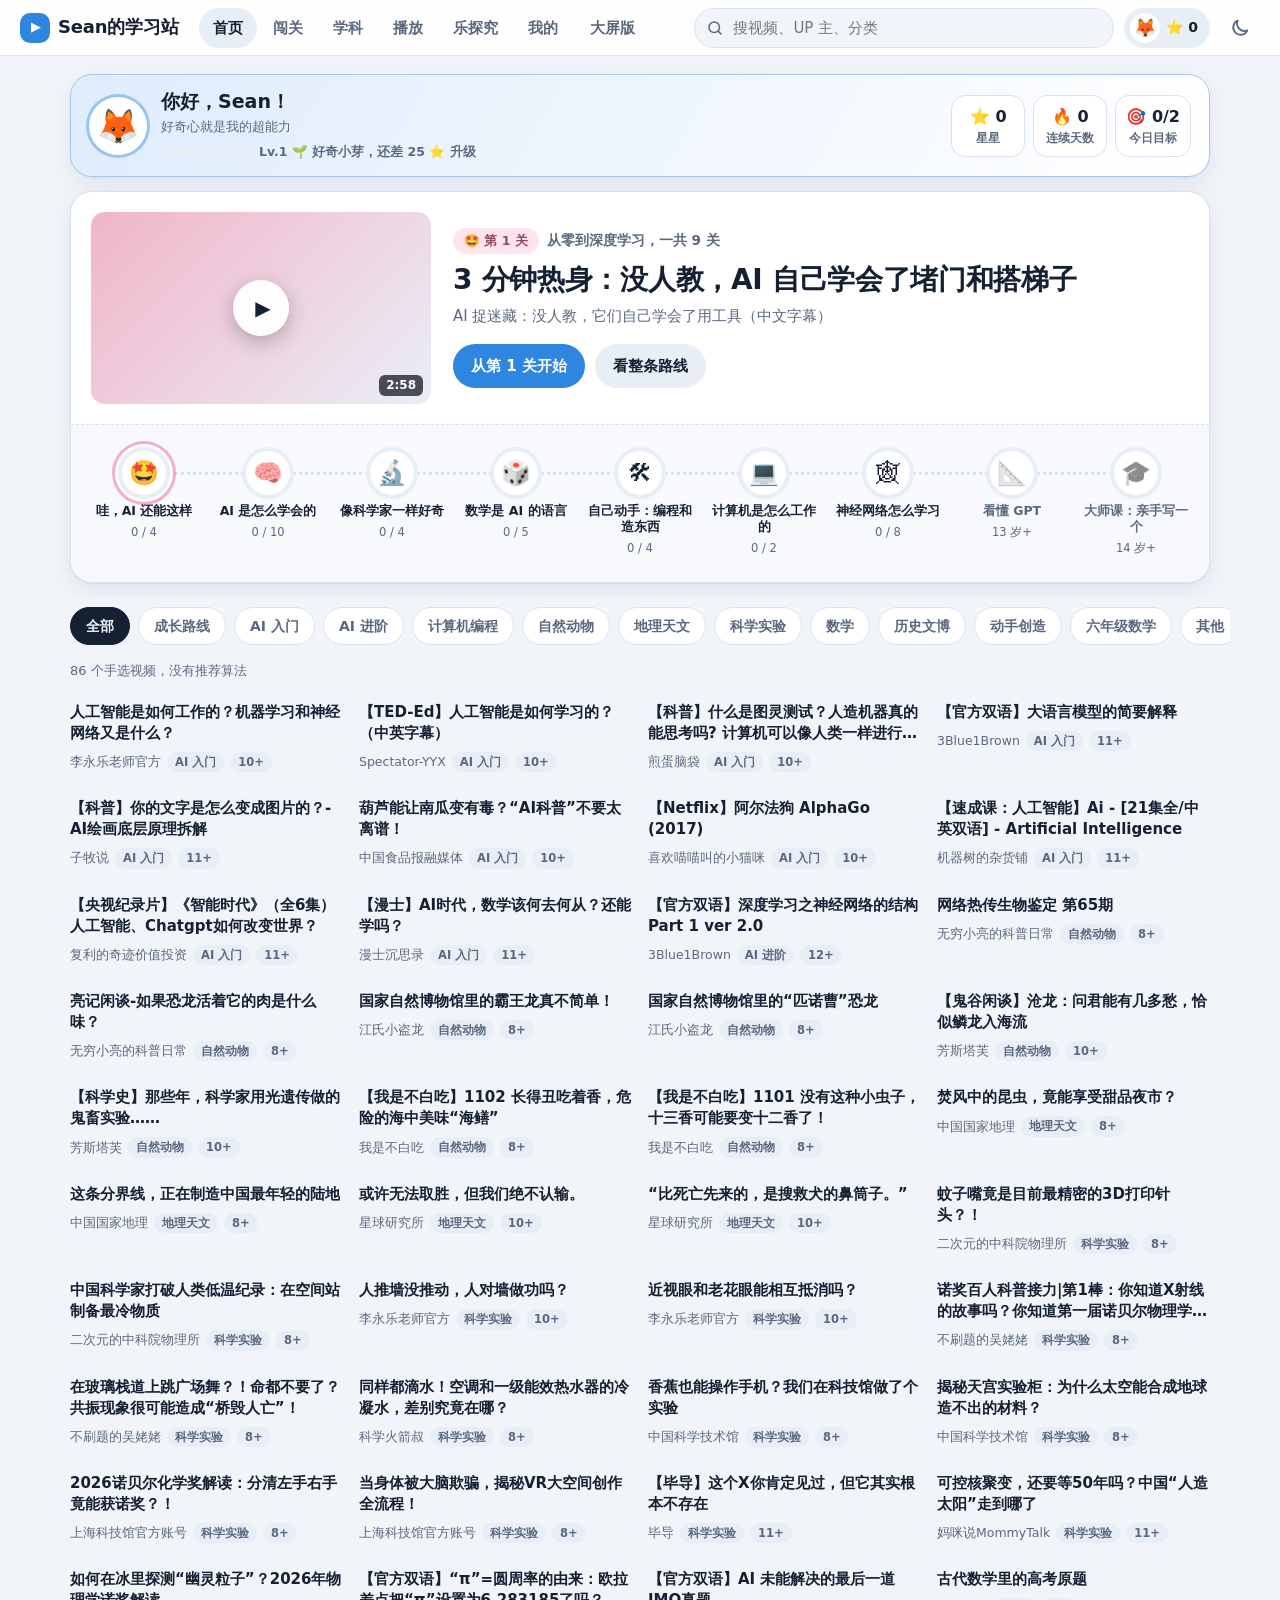
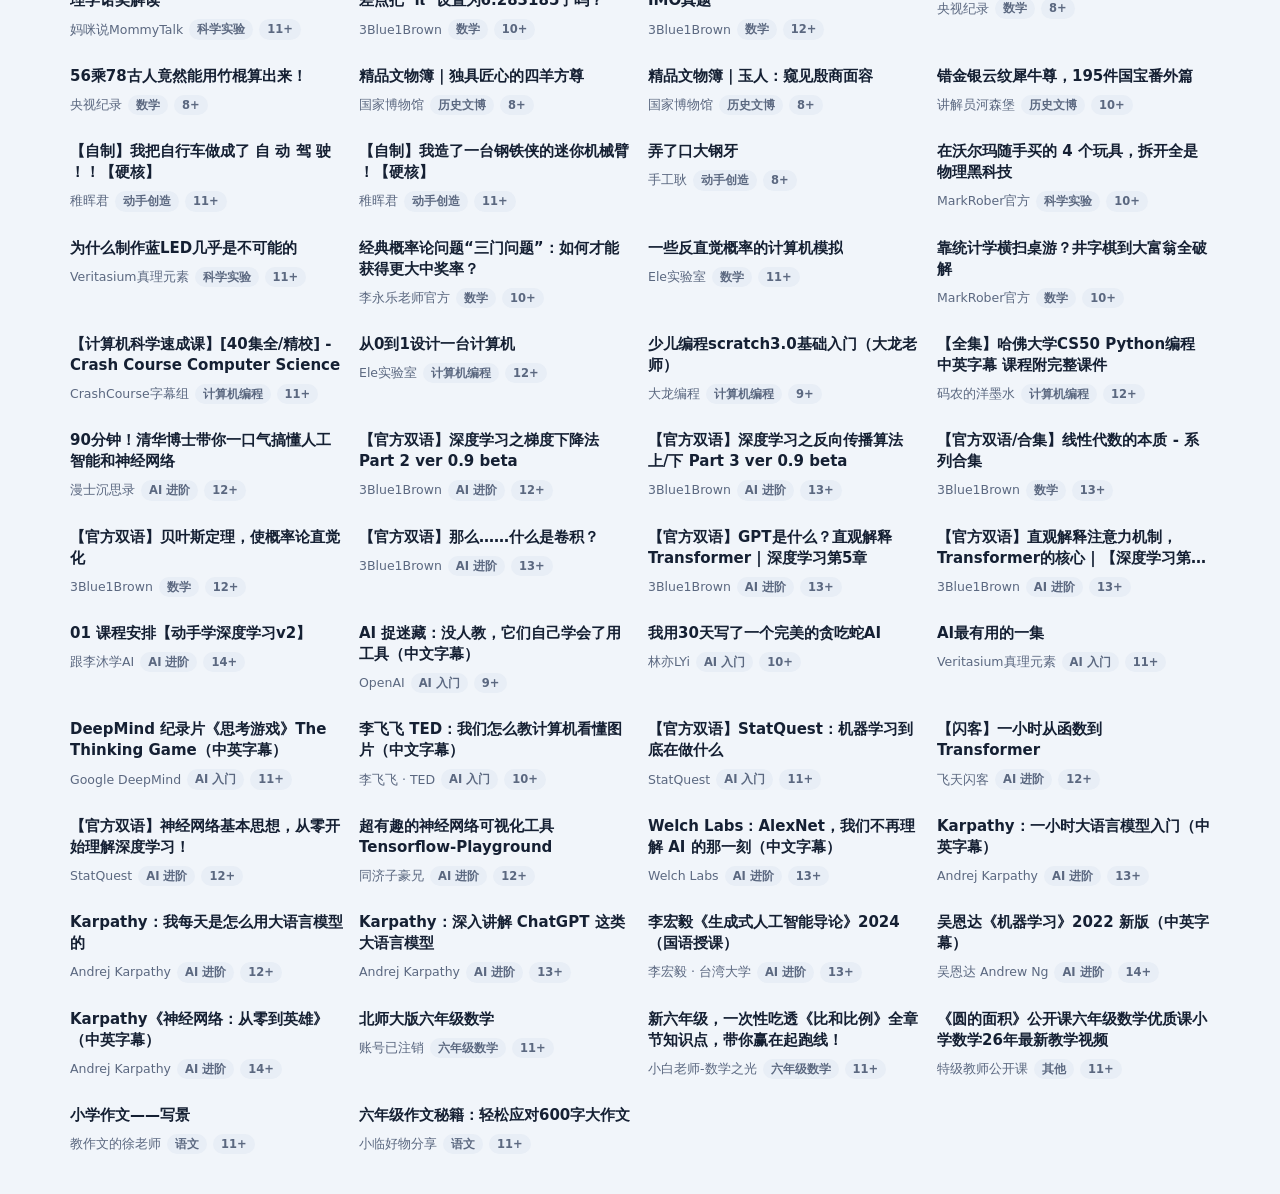
<file: index.html>
<!doctype html>
<html lang="zh-CN">
<head>
<meta charset="utf-8">
<meta name="viewport" content="width=device-width,initial-scale=1,viewport-fit=cover">
<meta name="theme-color" content="#f1f5fa">
<meta name="description" content="BiliPicks 乐学版 — 家长手选的 B 站视频，每个孩子一个档案：可自己改的闯关路线、星星徽章、看完后的乐探究，无推荐算法。">
<title>乐学成长站 · BiliPicks 乐学版</title>
<script>try{if(localStorage.getItem('bilipicks-theme')==='dark')document.documentElement.classList.add('dark')}catch(e){}</script>
<style>
*{box-sizing:border-box}
:root{
  color-scheme:light;
  --bg:#f1f5fa; --surface:#fff; --soft:#e8eef6; --line:#d9e2ee;
  --ink:#152033; --muted:#5b6880;
  --accent:#0a76bd; --on-accent:#fff; --sun:#ffc531; --ok:#0f9457; --warn:#9a5b00;
  --shadow:0 1px 2px rgba(21,32,51,.06),0 8px 24px rgba(21,32,51,.07);
  --r:16px; --top-h:56px; --tabs-h:0px; --h:var(--accent);
  --font:ui-rounded,"SF Pro Rounded","PingFang SC","HarmonyOS Sans SC","MiSans","Hiragino Sans GB","Microsoft YaHei","Noto Sans SC",system-ui,sans-serif;
}
:root.dark{
  color-scheme:dark;
  --bg:#0e131b; --surface:#171f2b; --soft:#212b3a; --line:#2c3849;
  --ink:#eef3f9; --muted:#9aa7ba;
  --accent:#4eb5ef; --on-accent:#06243a; --ok:#35c986; --warn:#f0b24a;
  --shadow:0 1px 2px rgba(0,0,0,.4),0 8px 24px rgba(0,0,0,.35);
}
html{-webkit-text-size-adjust:100%}
body{
  margin:0; background:var(--bg); color:var(--ink);
  font:15px/1.6 var(--font); -webkit-tap-highlight-color:transparent;
}
a{color:inherit;text-decoration:none}
button,input{font:inherit;color:inherit}
button{cursor:pointer;border:0;background:none;padding:0;text-align:inherit}
h1,h2,h3,p{margin:0}
[hidden]{display:none!important}
:focus-visible{outline:3px solid color-mix(in oklab,var(--accent) 60%,transparent);outline-offset:2px;border-radius:8px}
svg.ic{width:22px;height:22px;fill:none;stroke:currentColor;stroke-width:2;stroke-linecap:round;stroke-linejoin:round;flex:none}

/* ---------- 按钮、标签 ---------- */
.btn{
  display:inline-flex;align-items:center;justify-content:center;gap:6px;
  min-height:44px;padding:0 18px;border-radius:999px;font-weight:700;white-space:nowrap;
  background:var(--soft);color:var(--ink);
}
.btn:hover{background:color-mix(in oklab,var(--soft) 80%,var(--ink) 8%)}
.btn.primary{background:var(--accent);color:var(--on-accent)}
.btn.primary:hover{background:color-mix(in oklab,var(--accent) 88%,var(--ink))}
.btn.sm{min-height:36px;padding:0 14px;font-size:14px}
.icon-btn{width:40px;height:40px;border-radius:50%;display:grid;place-items:center;flex:none;color:var(--muted)}
.icon-btn:hover{background:var(--soft);color:var(--ink)}
.tag{display:inline-flex;align-items:center;padding:3px 10px;border-radius:999px;background:var(--soft);color:var(--muted);font-size:12.5px;font-weight:600;white-space:nowrap}
.tag.warn{background:color-mix(in oklab,var(--sun) 28%,var(--surface));color:var(--warn)}
.stage-pill{
  display:inline-flex;align-items:center;gap:5px;padding:3px 11px;border-radius:999px;font-size:12.5px;font-weight:800;white-space:nowrap;
  background:color-mix(in oklab,var(--h) 16%,var(--surface));color:color-mix(in oklab,var(--h) 62%,var(--ink));
}

/* ---------- 顶栏（往下滚时收起，往回滚时出现） ---------- */
.top{
  position:sticky;top:0;z-index:40;height:var(--top-h);
  display:flex;align-items:center;gap:10px;padding:0 20px;
  background:color-mix(in oklab,var(--surface) 90%,transparent);backdrop-filter:blur(14px);-webkit-backdrop-filter:blur(14px);
  border-bottom:1px solid var(--line);transition:transform .25s ease;
}
body.bars-hidden .top{transform:translateY(-100%)}
.logo{display:flex;align-items:center;gap:8px;font-weight:800;font-size:18px;letter-spacing:-.2px}
.mark{width:30px;height:30px;border-radius:10px;display:grid;place-items:center;background:var(--accent);color:var(--on-accent);font-size:13px;padding-left:2px}
.nav{display:flex;gap:2px;margin-left:10px}
.nav button{display:flex;align-items:center;gap:6px;padding:8px 14px;border-radius:999px;color:var(--muted);font-weight:700}
.nav button svg{display:none}
.nav button:hover{color:var(--ink)}
.nav button.on{background:var(--soft);color:var(--ink)}
.nav-tv{display:flex;align-items:center;padding:8px 14px;border-radius:999px;color:var(--muted);font-weight:700;margin-left:2px}
.nav-tv:hover{color:var(--ink)}
.search{flex:1;max-width:420px;margin-left:auto;position:relative;display:flex;align-items:center}
.search svg{position:absolute;left:12px;width:18px;height:18px;color:var(--muted);pointer-events:none}
.search input{width:100%;height:40px;border-radius:999px;border:1px solid var(--line);background:var(--bg);padding:0 14px 0 38px;outline:none;min-width:0}
.search input:focus{border-color:var(--accent);background:var(--surface)}

/* 手机底部标签栏 */
.tabs{
  display:none;position:fixed;left:0;right:0;bottom:0;z-index:40;
  grid-template-columns:repeat(6,1fr);
  padding-bottom:env(safe-area-inset-bottom);
  background:color-mix(in oklab,var(--surface) 94%,transparent);backdrop-filter:blur(14px);-webkit-backdrop-filter:blur(14px);
  border-top:1px solid var(--line);transition:transform .25s ease;
}
body.bars-hidden .tabs{transform:translateY(100%)}
.tabs button{height:56px;display:grid;place-items:center;align-content:center;gap:1px;color:var(--muted);font-size:11px;font-weight:700}
.tabs button.on{color:var(--accent)}

main{max-width:1180px;margin:0 auto;padding:18px 20px calc(var(--tabs-h) + env(safe-area-inset-bottom) + 40px)}

/* ---------- 首页：接着看 + 闯关地图 ---------- */
.hero{background:var(--surface);border:1px solid var(--line);border-radius:22px;box-shadow:var(--shadow);overflow:hidden}
.hero-main{display:grid;grid-template-columns:minmax(0,340px) minmax(0,1fr);gap:22px;padding:20px;align-items:center}
.hero-cover{position:relative;display:block;width:100%;aspect-ratio:16/9;border-radius:14px;overflow:hidden;background:linear-gradient(135deg,color-mix(in oklab,var(--h) 40%,var(--soft)),var(--soft))}
.hero-cover img,.thumb img,.poster img,.mini img{position:absolute;inset:0;width:100%;height:100%;object-fit:cover;display:block}
.playdot{position:absolute;left:50%;top:50%;translate:-50% -50%;width:56px;height:56px;border-radius:50%;display:grid;place-items:center;background:rgba(255,255,255,.94);color:#152033;font-size:20px;padding-left:4px;box-shadow:0 6px 20px rgba(0,0,0,.25)}
.dur{position:absolute;right:8px;bottom:8px;background:rgba(10,16,26,.72);color:#fff;font-size:12px;font-weight:600;padding:1px 7px;border-radius:6px;font-variant-numeric:tabular-nums}
.hero-kicker{display:flex;flex-wrap:wrap;align-items:center;gap:8px;color:var(--muted);font-size:13.5px;font-weight:600;margin-bottom:8px}
.hero h1{font-size:clamp(20px,2.4vw,28px);line-height:1.3;font-weight:800;letter-spacing:-.3px}
.hero-sub{color:var(--muted);margin-top:6px;display:-webkit-box;-webkit-line-clamp:2;-webkit-box-orient:vertical;overflow:hidden}
.hero-actions{display:flex;flex-wrap:wrap;gap:10px;margin-top:16px}
.trail{display:flex;gap:6px;padding:14px 14px 16px;overflow-x:auto;scrollbar-width:none;border-top:1px dashed var(--line);background:color-mix(in oklab,var(--bg) 55%,var(--surface))}
.trail::-webkit-scrollbar,.chips::-webkit-scrollbar{display:none}
.node{flex:1 0 104px;display:grid;justify-items:center;align-content:start;gap:4px;padding:8px 4px;border-radius:14px;position:relative;text-align:center}
.node:hover{background:var(--surface)}
.node::before{content:"";position:absolute;top:33px;left:-50%;width:100%;border-top:3px dotted var(--line);z-index:0}
.node:first-child::before{display:none}
.ring{
  --p:0;position:relative;z-index:1;width:52px;height:52px;border-radius:50%;display:grid;place-items:center;flex:none;
  background:conic-gradient(var(--h) calc(var(--p) * 1%),var(--soft) 0);
}
.ring::before{content:"";position:absolute;inset:4px;border-radius:50%;background:var(--surface)}
.ring span{position:relative;font-size:24px;line-height:1}
.node.done .ring::after{content:"★";position:absolute;right:-5px;top:-6px;width:22px;height:22px;border-radius:50%;display:grid;place-items:center;background:var(--sun);color:#5a3d00;font-size:13px;box-shadow:0 0 0 2px var(--surface)}
.node.now .ring{box-shadow:0 0 0 3px var(--surface),0 0 0 6px color-mix(in oklab,var(--h) 45%,transparent)}
.node-name{font-size:12.5px;font-weight:700;line-height:1.3;display:-webkit-box;-webkit-line-clamp:2;-webkit-box-orient:vertical;overflow:hidden}
.node-count{font-size:11.5px;color:var(--muted);font-variant-numeric:tabular-nums}
.node.later .ring span{filter:grayscale(1);opacity:.6}
.node.later .node-name{color:var(--muted)}

/* 分类条：一行横滑，跟着顶栏一起收起 */
.chips{
  position:sticky;top:var(--top-h);z-index:30;display:flex;gap:8px;overflow-x:auto;scrollbar-width:none;
  margin:14px -20px 0;padding:10px 20px;transition:transform .25s ease;
  background:color-mix(in oklab,var(--bg) 88%,transparent);backdrop-filter:blur(12px);-webkit-backdrop-filter:blur(12px);
}
body.bars-hidden .chips{transform:translateY(calc(-100% - var(--top-h)))}
.chip{flex:none;padding:7px 15px;border-radius:999px;background:var(--surface);border:1px solid var(--line);font-weight:700;color:var(--muted);font-size:14px}
.chip.on{background:var(--ink);border-color:var(--ink);color:var(--bg)}
.subject-tabs{position:static;z-index:auto;margin:0 0 12px;padding:0;background:none;backdrop-filter:none;-webkit-backdrop-filter:none}
.result{color:var(--muted);font-size:13px;margin:6px 0 12px}
.grid{display:grid;grid-template-columns:repeat(auto-fill,minmax(230px,1fr));gap:18px 16px}
.card{display:flex;flex-direction:column;gap:8px;min-width:0}
.thumb{position:relative;display:block;aspect-ratio:16/9;border-radius:12px;overflow:hidden;background:linear-gradient(135deg,color-mix(in oklab,var(--accent) 30%,var(--soft)),var(--soft));box-shadow:0 1px 2px rgba(21,32,51,.08)}
.thumb img{transition:scale .25s ease}
.card:hover .thumb img{scale:1.04}
.seen{position:absolute;left:8px;top:8px;background:var(--ok);color:#fff;font-size:12px;font-weight:700;padding:1px 8px;border-radius:999px}
.card-t{font-weight:700;line-height:1.4;display:-webkit-box;-webkit-line-clamp:2;-webkit-box-orient:vertical;overflow:hidden}
.card-s{display:flex;align-items:center;gap:6px;color:var(--muted);font-size:12.5px;min-width:0}
.card-s .who{overflow:hidden;text-overflow:ellipsis;white-space:nowrap;min-width:0;margin-right:auto}
.card-s .tag,.card-s .stage-pill{font-size:11.5px;padding:1px 8px}
.empty{padding:48px 8px;color:var(--muted);text-align:center;grid-column:1/-1}

/* ---------- 路线页 ---------- */
.page{max-width:820px;margin:0 auto}
.page h1{font-size:clamp(26px,4vw,34px);font-weight:800;letter-spacing:-.5px;line-height:1.2;margin:6px 0 10px}
.lead{color:var(--muted);line-height:1.8}
.lead a,.gaps a,.prose a{color:var(--accent);text-decoration:underline;text-underline-offset:3px}
.path-progress{display:flex;align-items:center;gap:14px;flex-wrap:wrap;margin:18px 0 12px;padding:14px 16px;background:var(--surface);border:1px solid var(--line);border-radius:var(--r)}
.bar{flex:1;min-width:140px;height:10px;border-radius:999px;background:var(--soft);overflow:hidden}
.bar i{display:block;height:100%;border-radius:999px;background:linear-gradient(90deg,var(--accent),var(--ok))}
.count{color:var(--muted);font-size:13.5px;font-weight:600;font-variant-numeric:tabular-nums;white-space:nowrap}
details.parents{margin:0 0 8px;color:var(--muted)}
details.parents summary,details.more summary{cursor:pointer;font-weight:700;padding:8px 0;color:var(--ink)}
details.parents ul{margin:4px 0 8px;padding-left:1.3em;line-height:1.85}
.divider{margin:38px 0 0;padding:14px 16px;border-radius:var(--r);background:var(--soft);color:var(--muted)}
.divider b{color:var(--ink)}
.pstage{margin-top:30px;scroll-margin-top:calc(var(--top-h) + 14px)}
.pstage-head{display:flex;align-items:center;gap:14px}
.pstage-head .ring{width:58px;height:58px}
.pstage-head .ring span{font-size:27px}
.pstage-no{display:flex;flex-wrap:wrap;align-items:center;gap:8px;font-size:13px;font-weight:800;color:color-mix(in oklab,var(--h) 62%,var(--ink))}
.pstage-no .age{color:var(--muted);font-weight:600}
.pstage h2{font-size:21px;font-weight:800;line-height:1.3}
.pstage-head .count{margin-left:auto}
.goal{color:var(--muted);margin:10px 0 12px;line-height:1.75}
.steps{list-style:none;margin:0;padding:0;display:grid;gap:8px}
.step{
  width:100%;display:grid;grid-template-columns:30px 124px minmax(0,1fr);gap:12px;align-items:center;
  padding:8px 12px 8px 8px;border-radius:14px;background:var(--surface);border:1px solid var(--line);
}
.step:hover{border-color:color-mix(in oklab,var(--h) 55%,var(--line))}
.step .n{width:26px;height:26px;border-radius:50%;display:grid;place-items:center;justify-self:center;font-size:13px;font-weight:800;background:var(--soft);color:var(--muted);font-variant-numeric:tabular-nums}
.step.is-done .n{background:var(--ok);color:#fff}
.mini{position:relative;display:block;aspect-ratio:16/9;border-radius:9px;overflow:hidden;background:var(--soft)}
.step .t{display:block;font-weight:700;line-height:1.45}
.step .s{display:block;color:var(--muted);font-size:12.5px;margin-top:2px;line-height:1.5;overflow:hidden;text-overflow:ellipsis;white-space:nowrap}
.mission{margin-top:10px;padding:14px 16px;border-radius:14px;border:2px dashed color-mix(in oklab,var(--h) 45%,var(--line));background:color-mix(in oklab,var(--h) 6%,var(--surface))}
.mission b{display:block;font-weight:800;color:color-mix(in oklab,var(--h) 62%,var(--ink));margin-bottom:2px}
.mission-row{display:flex;flex-wrap:wrap;align-items:center;gap:10px 14px;margin-top:10px}
.mission label{display:inline-flex;align-items:center;gap:8px;font-weight:700;cursor:pointer;min-height:36px}
.mission input{width:20px;height:20px;accent-color:var(--ok)}
details.more{margin-top:4px}
.fine{color:var(--muted);font-size:12.5px;margin-top:26px;line-height:1.7}

/* ---------- 频道榜 ---------- */
.wide{max-width:1000px}
.legend{display:flex;flex-wrap:wrap;gap:8px;margin:14px 0 4px}
.kid{display:inline-block;padding:2px 10px;border-radius:999px;font-size:12.5px;font-weight:700;white-space:nowrap}
.kid.go{background:color-mix(in oklab,var(--ok) 16%,var(--surface));color:var(--ok)}
.kid.interest{background:color-mix(in oklab,var(--accent) 15%,var(--surface));color:var(--accent)}
.kid.pick{background:color-mix(in oklab,var(--sun) 28%,var(--surface));color:var(--warn)}
.kid.later,.kid.unknown{background:var(--soft);color:var(--muted)}
.filters{display:flex;flex-wrap:wrap;gap:8px;margin:12px 0 0}
.tier{margin-top:26px}
.tier-head{display:flex;align-items:center;gap:10px;flex-wrap:wrap;margin-bottom:10px}
.tier-badge{width:36px;height:36px;border-radius:11px;display:grid;place-items:center;font-weight:900;font-size:18px;color:#fff;flex:none}
.tier-badge.S{background:#f0506e}.tier-badge.A{background:#f28a2e}.tier-badge.B{background:#e5b100;color:#3a2c00}
.tier-badge.C{background:#27ae74}.tier-badge.D{background:#3d8fe6}.tier-badge.O{background:#8a63d2}
.tier-head h2{font-size:18px;font-weight:800}
.tsub{color:var(--muted);font-size:13px}
.rows{display:grid;grid-template-columns:repeat(auto-fill,minmax(290px,1fr));gap:10px}
.row{background:var(--surface);border:1px solid var(--line);border-radius:14px;padding:12px 14px;display:flex;flex-direction:column;gap:4px}
.row .top-line{display:flex;align-items:center;gap:8px;flex-wrap:wrap}
.row .name{font-weight:800;font-size:15.5px}
.row .name:hover{color:var(--accent)}
.row .what{line-height:1.6}
.row .s{color:var(--muted);font-size:12.5px}
.row .s a{color:var(--accent);font-weight:700}
.row .note{color:var(--warn);font-size:12.5px}
.gaps{color:var(--muted);line-height:1.85;padding-left:1.3em;margin:8px 0}
.page h2.sec{font-size:19px;font-weight:800;margin:30px 0 8px}

/* ---------- 关于 ---------- */
.prose p,.prose li{color:var(--muted);line-height:1.85}
.prose p{margin:0 0 10px}
.prose strong{color:var(--ink);font-weight:700}
.prose ul{padding-left:1.3em;margin:0 0 10px}
.kpis{display:grid;grid-template-columns:repeat(3,1fr);gap:10px;margin:18px 0}
.kpi{background:var(--surface);border:1px solid var(--line);border-radius:14px;padding:14px}
.kpi b{display:block;font-size:26px;font-weight:800;line-height:1.2;font-variant-numeric:tabular-nums;color:var(--ink)}
.kpi span{color:var(--muted);font-size:12.5px}
kbd{font:inherit;font-weight:700;font-size:12.5px;padding:1px 7px;border-radius:6px;background:var(--soft);color:var(--ink)}

/* ---------- 播放页：一屏一条，上滑下一条 ---------- */
.watch{position:fixed;left:0;right:0;top:var(--top-h);bottom:calc(var(--tabs-h) + env(safe-area-inset-bottom));z-index:20;display:flex;flex-direction:column;background:var(--bg)}
.feed-top{flex:none;height:48px;display:flex;align-items:center;gap:8px;padding:0 20px 0 12px;max-width:1280px;width:100%;margin:0 auto}
.feed-ctx{flex:1;min-width:0;display:flex;align-items:baseline;gap:10px}
.feed-ctx b{font-weight:800;white-space:nowrap;overflow:hidden;text-overflow:ellipsis}
.feed-ctx span{color:var(--muted);font-size:13px;font-weight:600;font-variant-numeric:tabular-nums;white-space:nowrap}
.feed{flex:1;min-height:0;overflow-y:auto;scroll-snap-type:y mandatory;overscroll-behavior:contain;scrollbar-width:none}
.feed::-webkit-scrollbar{display:none}
.slide{height:100%;scroll-snap-align:start;scroll-snap-stop:always;display:grid;grid-template-columns:minmax(0,1fr) 380px;gap:24px;padding:6px 24px 20px;max-width:1280px;margin:0 auto;align-items:start}
.player{position:relative;aspect-ratio:16/9;width:min(100%,calc((100dvh - var(--top-h) - 78px) * 16 / 9));justify-self:center;border-radius:18px;overflow:hidden;background:#0b1018;box-shadow:var(--shadow)}
.player iframe{position:absolute;inset:0;width:100%;height:100%;border:0;background:#000}
.poster{position:absolute;inset:0;width:100%;height:100%;display:block}
.poster img{opacity:.92}
.poster .playdot{width:76px;height:76px;font-size:28px;transition:scale .15s ease}
.poster:hover .playdot{scale:1.07}
.poster .dur{right:12px;bottom:12px;font-size:13px}
.info{height:100%;min-height:0;display:flex;flex-direction:column;background:var(--surface);border:1px solid var(--line);border-radius:18px;overflow:hidden}
.info-scroll{flex:1;min-height:0;overflow-y:auto;padding:18px 18px 8px}
.badges{display:flex;flex-wrap:wrap;gap:6px;margin-bottom:10px}
.slide h2{font-size:19px;font-weight:800;line-height:1.4;letter-spacing:-.1px}
.by{color:var(--muted);font-size:13px;margin-top:6px}
.by a{color:var(--ink);font-weight:700}
.by a:hover{color:var(--accent)}
.why{margin-top:14px;padding:12px 14px;border-radius:14px;background:color-mix(in oklab,var(--h) 8%,var(--bg))}
.why b{display:block;font-weight:800;line-height:1.5}
.why p{color:var(--muted);line-height:1.7}
.why b + p{margin-top:4px}
.caution{margin-top:10px;font-size:13px;line-height:1.65;color:var(--warn)}
.caution b{font-weight:800}
.actions{flex:none;display:flex;gap:8px;padding:10px 18px 12px}
.actions .done-btn{flex:1}
.done-btn.on{background:var(--ok);color:#fff}
.done-btn.pop{animation:pop .45s ease}
.auto-btn{gap:6px}
.auto-btn::before{content:'';width:8px;height:8px;border-radius:50%;background:var(--muted);opacity:.45}
.auto-btn[aria-pressed="true"]::before{background:var(--ok);opacity:1}
@keyframes pop{0%{scale:1}40%{scale:1.08}100%{scale:1}}
.next-hint{flex:none;width:100%;display:flex;align-items:center;gap:8px;padding:10px 18px;border-top:1px solid var(--line);color:var(--muted);font-size:13px}
.next-hint:hover{color:var(--ink);background:var(--bg)}
.next-hint .lbl{font-weight:800;white-space:nowrap;color:var(--ink)}
.next-hint .nt{overflow:hidden;text-overflow:ellipsis;white-space:nowrap;min-width:0}
.next-hint .arrow{font-weight:800}
.touch{display:none}

/* 播放列表：手机从底部升起，电脑从右边滑出 */
.sheet{position:fixed;inset:0;z-index:70}
.sheet-bg{position:absolute;inset:0;background:rgba(10,16,26,.42)}
.sheet-panel{position:absolute;top:0;right:0;bottom:0;width:min(420px,100%);background:var(--surface);display:flex;flex-direction:column;box-shadow:-12px 0 40px rgba(10,16,26,.2);animation:slide-in .22s ease}
@keyframes slide-in{from{translate:40px 0;opacity:0}}
@keyframes rise{from{translate:0 60px;opacity:0}}
.sheet-head{flex:none;display:flex;align-items:center;gap:10px;padding:12px 10px 10px 18px;border-bottom:1px solid var(--line)}
.sheet-head b{font-weight:800;font-size:16px}
.sheet-head span{color:var(--muted);font-size:13px;flex:1}
.sheet-list{flex:1;overflow-y:auto;padding:8px 10px calc(16px + env(safe-area-inset-bottom));overscroll-behavior:contain}
.sheet-stage{display:flex;align-items:center;gap:8px;padding:14px 8px 6px;font-size:13px;font-weight:800;color:color-mix(in oklab,var(--h) 62%,var(--ink))}
.q{width:100%;display:grid;grid-template-columns:24px 84px minmax(0,1fr);gap:10px;align-items:center;padding:6px 8px;border-radius:12px}
.q:hover{background:var(--bg)}
.q.on{background:color-mix(in oklab,var(--accent) 12%,var(--surface))}
.q .n{font-size:12.5px;font-weight:800;color:var(--muted);text-align:center;font-variant-numeric:tabular-nums}
.q.is-done .n{color:var(--ok)}
.q .t{display:-webkit-box;-webkit-line-clamp:2;-webkit-box-orient:vertical;overflow:hidden;font-weight:700;font-size:13.5px;line-height:1.4}
.q .s{display:block;color:var(--muted);font-size:12px;white-space:nowrap;overflow:hidden;text-overflow:ellipsis}

/* 大屏模式 */
.tv-bar{display:none}
body.tv .top,body.tv .tabs,body.tv .feed-top{display:none}
body.tv .watch{inset:0;background:#000;z-index:50}
body.tv .slide.active .player{position:fixed;left:0;top:0;width:100vw;height:calc(100dvh - 60px);aspect-ratio:auto;border-radius:0;z-index:60;box-shadow:none}
body.tv .tv-bar{position:fixed;left:0;right:0;bottom:0;height:60px;z-index:61;display:flex;align-items:center;gap:10px;padding:0 16px;background:#0b1018;color:#fff}
.tv-bar h2{flex:1;min-width:0;font-size:16px;font-weight:700;white-space:nowrap;overflow:hidden;text-overflow:ellipsis}
.tv-bar .hint{color:#9aa7ba;font-size:12.5px;white-space:nowrap}
.tv-bar .btn{background:#212b3a;color:#fff}

.toast{position:fixed;left:50%;bottom:calc(var(--tabs-h) + env(safe-area-inset-bottom) + 18px);translate:-50% 20px;z-index:80;max-width:min(92vw,460px);padding:11px 18px;border-radius:22px;background:var(--ink);color:var(--bg);font-weight:700;font-size:14px;text-align:center;opacity:0;pointer-events:none;transition:opacity .2s ease,translate .2s ease}
.toast.show{opacity:1;translate:-50% 0}

/* ---------- 手机 ---------- */
@media(max-width:760px){
  :root{--top-h:52px;--tabs-h:56px}
  .top{padding:0 12px;gap:8px}
  .nav{display:none}
  .tabs{display:grid}
  .search{max-width:none}
  main{padding:12px 14px calc(var(--tabs-h) + env(safe-area-inset-bottom) + 28px)}
  .hero{border-radius:18px}
  .hero-main{grid-template-columns:1fr;gap:14px;padding:14px}
  .hero-actions .btn{flex:1}
  .node{flex-basis:86px}
  .chips{margin:10px -14px 0;padding:8px 14px}
  .grid{grid-template-columns:repeat(2,minmax(0,1fr));gap:16px 10px}
  .card-t{font-size:14px}
  .card-s .tag:last-child{display:none}
  .step{grid-template-columns:26px 96px minmax(0,1fr);gap:10px;padding:8px 10px 8px 6px}
  .pstage-head .ring{width:50px;height:50px}
  .pstage h2{font-size:19px}
  .kpis{gap:8px}.kpi{padding:12px}.kpi b{font-size:20px}
  /* 播放页占满屏幕，只留底部标签栏 */
  body.watching .top{display:none}
  .watch{top:0}
  .feed-top{height:46px;padding:0 10px 0 6px}
  .wide-only{display:none!important}
  .touch{display:inline}
  .slide{display:flex;flex-direction:column;gap:0;padding:0;align-items:stretch}
  .player{flex:none;width:100%;border-radius:0;box-shadow:none}
  .info{flex:1;height:auto;border:0;border-radius:0;background:var(--bg)}
  .info-scroll{padding:14px 16px 6px}
  .slide h2{font-size:18px;display:-webkit-box;-webkit-line-clamp:2;-webkit-box-orient:vertical;overflow:hidden}
  .badges{flex-wrap:nowrap;overflow-x:auto;scrollbar-width:none;margin:0 -16px 8px;padding:0 16px}
  .badges::-webkit-scrollbar{display:none}
  .badges > *{flex:none}
  .by{white-space:nowrap;overflow:hidden;text-overflow:ellipsis}
  .why{margin-top:10px}
  body.watching .toast{bottom:calc(var(--tabs-h) + env(safe-area-inset-bottom) + 124px)}
  .why{background:var(--surface)}
  .actions{padding:8px 16px 10px}
  .next-hint{padding:9px 16px;justify-content:center;border-top:0;background:var(--surface)}
  .next-hint .lbl{color:var(--muted)}
  .sheet-panel{top:auto;left:0;width:100%;max-height:78dvh;border-radius:20px 20px 0 0;box-shadow:0 -12px 40px rgba(10,16,26,.25);animation-name:rise}
  .tv-bar .hint{display:none}
}
@media(max-width:380px){.logo-t{display:none}}
/* 手机横屏：左右分栏，把高度让给视频 */
@media(max-height:520px) and (orientation:landscape){
  body.watching .top{display:none}
  .watch{top:0}
  .feed-top{height:40px}
  .slide{display:grid;grid-template-columns:minmax(0,1.5fr) minmax(0,1fr);gap:12px;padding:0 12px 8px;align-items:start}
  .player{width:min(100%,calc((100dvh - 56px - var(--tabs-h)) * 16 / 9));border-radius:12px}
  .info{height:100%;border:1px solid var(--line);border-radius:12px;background:var(--surface)}
}
@media(prefers-reduced-motion:reduce){*{transition:none!important;animation:none!important;scroll-behavior:auto!important}}

/* ---------- 老浏览器兜底 ----------
   电视、投影仪、老平板自带的浏览器内核常常停在几年前（比如极米投影仪是 Chrome 66），
   不认识的写法整条作废：没有 aspect-ratio 视频框高度变成 0，没有 inset 播放器不铺满。
   新浏览器不会进这些 @supports 块，看到的还是上面的样式。 */
@supports not (aspect-ratio:1/1){
  .hero-cover,.thumb,.mini{height:0;padding-top:56.25%}
  .player{width:100%;height:0;padding-top:56.25%}
  body.tv .slide.active .player{height:calc(100vh - 60px);padding-top:0}
  .hero-cover img,.thumb img,.poster img,.mini img,.player iframe,.poster,.sheet,.sheet-bg,body.tv .watch{top:0;right:0;bottom:0;left:0}
  .ring::before{top:4px;right:4px;bottom:4px;left:4px}
  .hero h1{font-size:26px}
  .page h1{font-size:32px}
  .sheet-panel{width:420px;max-width:100%}
  .toast{max-width:460px}
}
@supports not (bottom:env(safe-area-inset-bottom)){
  .watch{bottom:var(--tabs-h)}
  .toast{bottom:calc(var(--tabs-h) + 18px)}
}
@supports not (translate:0){
  .playdot{transform:translate(-50%,-50%)}
  .toast{transform:translate(-50%,20px)}
  .toast.show{transform:translate(-50%,0)}
}
@supports not (height:1dvh){
  body.tv .slide.active .player{height:calc(100vh - 60px)}
  @media(max-width:760px){.sheet-panel{max-height:78vh}}
}
@supports not (color:color-mix(in srgb,red,red)){
  .stage-pill{background:var(--soft);color:var(--h)}
  .top,.tabs{background:var(--surface)}
  .chips{background:var(--bg)}
  .trail{background:var(--bg)}
  .hero-cover,.thumb{background:var(--soft)}
  .tag.warn,.kid.pick{background:#fff1c7}
  .kid.go{background:#dcf3e8}
  .kid.interest,.q.on{background:#dcecf8}
  :root.dark .tag.warn,:root.dark .kid.pick{background:#3a3220}
  :root.dark .kid.go{background:#1c3a30}
  :root.dark .kid.interest,:root.dark .q.on{background:#1d3448}
  .pstage-no,.mission b,.sheet-stage{color:var(--h)}
  .mission{border-color:var(--line);background:var(--surface)}
  .why{background:var(--bg)}
}
</style>
<link rel="stylesheet" href="kids.css">
</head>
<body>
<header class="top" id="top">
  <a class="logo" href="./" id="logo" aria-label="BiliPicks 首页"><span class="mark">▶</span><span class="logo-t">BiliPicks</span></a>
  <nav class="nav" id="nav" aria-label="主导航"></nav>
  <label class="search">
    <svg class="ic" viewBox="0 0 24 24" aria-hidden="true"><circle cx="11" cy="11" r="7"/><path d="m20 20-3.5-3.5"/></svg>
    <input id="search" type="search" placeholder="搜视频、UP 主、分类" aria-label="搜索" enterkeyhint="search">
  </label>
  <button type="button" class="profile-btn" id="btn-profile" aria-haspopup="true" aria-expanded="false"></button>
  <button type="button" class="icon-btn" id="btn-theme"></button>
</header>
<div class="pmenu" id="pmenu" hidden></div>

<main>
  <section id="view-home">
    <div id="kidbar"></div>
    <div class="hero" id="hero"></div>
    <div class="chips" id="chips" role="tablist" aria-label="分类"></div>
    <p class="result" id="result"></p>
    <div class="grid" id="grid"></div>
  </section>

  <section id="view-path" hidden><div class="page" id="path-root"></div></section>

  <section id="view-subjects" hidden><div class="page wide" id="subjects-root"></div></section>

  <section id="view-tiers" hidden><div class="page wide" id="tiers-root"></div></section>

  <section id="view-explore" hidden><div class="page wide" id="explore-root"></div></section>

  <section id="view-me" hidden><div class="page wide" id="me-root"></div></section>

  <section id="view-about" hidden>
    <div class="page prose">
      <h1>关于这个学习站</h1>
      <p>这是开源项目 <a href="https://github.com/limin112/bilipicks" target="_blank" rel="noopener noreferrer">BiliPicks</a>（MIT 协议）的「乐学版」：保留<strong>家长手选、没有推荐算法</strong>的 B 站视频清单，再加上<strong>每个孩子自己的档案</strong>、可以自己改的学习内容、星星和徽章，以及看完之后的<strong>乐探究</strong>。目标不是「无限刷」，而是<strong>点开就看、看完就想、想完就做</strong>。</p>
      <div class="kpis" id="about-kpis"></div>
      <h2 class="sec">怎么用</h2>
      <ul>
        <li><strong>我的档案</strong>：右上角的头像可以换人。每个孩子的进度、星星、探究记录、路线和视频清单都是分开的，互不影响。</li>
        <li><strong>路线</strong>：闯关式学习路线，每一关有几条视频和一个动手任务。路线、视频、动手任务都可以在编辑器里改成自己的。</li>
        <li><strong>看完了</strong>：看完一条点「✓ 看完了」，得星星，路线记进度。同一条视频的星星只发一次。</li>
        <li><strong>乐探究</strong>：看完后点「🔬 乐探究」——想一想、动手做、讲给家人听、给自己打分。也可以去乐探究页挑一个自由课题，不用先看视频。</li>
        <li><strong>星星、等级、徽章</strong>：学习、做任务、探究都能得星星，升级、解锁徽章，还能在「我的成长」里兑换自己和家长商量好的心愿。</li>
        <li><strong>去 B 站看高清</strong>：B 站限制站外播放器最高 480P，点「去 B 站看高清」到 B 站播放，登录后可看 1080P。</li>
        <li><strong>深色模式</strong>：右上角的月亮。</li>
      </ul>
      <h2 class="sec">不同设备上</h2>
      <ul>
        <li><strong>电脑</strong>：用滚轮，或者按 <kbd>J</kbd> <kbd>K</kbd> 切换上一条下一条。快捷键：<kbd>A</kbd> 开关自动播放，<kbd>L</kbd> 播放列表，<kbd>H</kbd> 去 B 站看高清，<kbd>D</kbd> 深色模式，<kbd>T</kbd> 大屏模式。</li>
        <li><strong>手机、平板</strong>：往上滑是下一条，往下滑是上一条。B 站在手机和平板上的播放器不会自己开播，要点一下画面才开始。</li>
        <li><strong>换设备</strong>：所有数据只存在这台设备的浏览器里，换设备不同步，清除浏览数据会丢。在编辑器的「备份」页可以导出一个文件，到另一台设备导入。</li>
      </ul>
      <h2 class="sec">关于搬运的视频</h2>
      <p>卡帕西（Andrej Karpathy）、李宏毅、吴恩达、李飞飞这些老师没有在 B 站开官方号，他们的公开课和演讲只有别人译制上传的版本。这类内容收的是字幕清楚、播放稳定的搬运版，播放页上会标「搬运」并写明原作者。搬运的视频有可能被下架，失效的会自动从页面上隐藏。</p>
      <h2 class="sec">使用前请知道</h2>
      <p>这不是逐片审过的儿童白名单：视频按标题、简介、UP 主和口碑挑选，没有每一条都从头看到尾。年龄是编辑建议，不是官方分级。点「去 B 站看高清」之后会出现 B 站自己的推荐，建议关掉自动连播。孩子自己往清单里添加的视频，建议家长过目；编辑器可以设置家长口令。</p>
      <p>动手任务里的 Quick, Draw!、Teachable Machine、TensorFlow Playground 是 Google 的网站，Scratch 是麻省理工的网站，有的网络打不开。乐探究里的动手步骤都标了安全提示，涉及热水、剪刀、电池时请大人在旁边。</p>
      <h2 class="sec">没放进来的</h2>
      <p>低龄营销向动画、法律/职场/战争黑色幽默、地缘政治、志怪恐怖、纯数码评测、来源不明的同名杂号、标题写着「全 500 集」「学完就业」的卖课合集，都不收。</p>
      <p id="about-credit"></p>
      <p>乐学版基于 <a href="https://github.com/limin112/bilipicks" target="_blank" rel="noopener noreferrer">limin112/bilipicks</a>（MIT）改造。公共视频清单在 <code>data.js</code>，每个孩子自己的修改存在浏览器里。目录思路参考 <a href="https://karpathy.ai/tristan-tube/" target="_blank" rel="noopener noreferrer">TristanTube</a>。本站不是 B 站官方产品。</p>
    </div>
  </section>

  <section class="watch" id="view-watch" hidden>
    <div class="feed-top">
      <button type="button" class="icon-btn" id="feed-back" aria-label="返回">
        <svg class="ic" viewBox="0 0 24 24" aria-hidden="true"><path d="m15 5-7 7 7 7"/></svg>
      </button>
      <div class="feed-ctx"><b id="feed-name"></b><span id="feed-pos"></span></div>
      <button type="button" class="btn sm wide-only" id="btn-prev" title="快捷键 K">上一条</button>
      <button type="button" class="btn sm wide-only" id="btn-next" title="快捷键 J">下一条</button>
      <button type="button" class="btn sm auto-btn" id="btn-auto" aria-pressed="true">自动播放</button>
      <button type="button" class="btn sm" id="btn-list" title="快捷键 L">列表</button>
      <button type="button" class="btn sm wide-only" id="btn-tv" title="快捷键 T">大屏模式</button>
    </div>
    <div class="feed" id="feed"></div>
  </section>
</main>

<nav class="tabs" id="tabs" aria-label="主导航"></nav>

<div class="sheet" id="sheet" hidden>
  <div class="sheet-bg" data-close></div>
  <div class="sheet-panel" role="dialog" aria-label="播放列表">
    <div class="sheet-head">
      <b id="sheet-title"></b><span id="sheet-count"></span>
      <button type="button" class="icon-btn" data-close aria-label="关闭列表">
        <svg class="ic" viewBox="0 0 24 24" aria-hidden="true"><path d="M6 6l12 12M18 6 6 18"/></svg>
      </button>
    </div>
    <div class="sheet-list" id="sheet-list"></div>
  </div>
</div>

<div class="tv-bar" id="tv-bar">
  <button type="button" class="btn sm" id="tv-prev">上一条</button>
  <h2 id="tv-title"></h2>
  <span class="hint">← → 切换，H 去 B 站看高清，Esc 退出</span>
  <a class="btn sm" id="tv-hd" target="_blank" rel="noopener noreferrer">去 B 站看高清</a>
  <button type="button" class="btn sm" id="tv-next">下一条</button>
  <button type="button" class="btn sm" id="tv-exit">退出大屏</button>
</div>

<div class="toast" id="toast" role="status" aria-live="polite"></div>

<script src="data.js"></script>
<script src="profiles-data.js"></script>
<script src="core.js"></script>
<script src="kids.js"></script>
<script>
const $ = (s, el = document) => el.querySelector(s);
const $$ = (s, el = document) => [...el.querySelectorAll(s)];
const esc = s => String(s == null ? '' : s).replace(/[&<>"']/g, c => ({'&': '&amp;', '<': '&lt;', '>': '&gt;', '"': '&quot;', "'": '&#39;'}[c]));
const store = {
  get(k, fallback) { try { const v = JSON.parse(localStorage.getItem(k)); return v == null ? fallback : v; } catch { return fallback; } },
  set(k, v) { try { localStorage.setItem(k, JSON.stringify(v)); } catch {} },
};

const NAV = [
  {view: 'home', label: '首页', icon: '<path d="M3 10.5 12 3l9 7.5V20a1 1 0 0 1-1 1h-5v-6H9v6H4a1 1 0 0 1-1-1z"/>'},
  {view: 'path', label: '闯关', icon: '<path d="M6 21V4m0 1h12l-2.5 3.5L18 12H6"/>'},
  {view: 'subjects', label: '学科', icon: '<path d="M4 19.5A2.5 2.5 0 0 1 6.5 17H20"/><path d="M6.5 2H20v20H6.5A2.5 2.5 0 0 1 4 19.5v-15A2.5 2.5 0 0 1 6.5 2z"/>'},
  {view: 'watch', label: '播放', icon: '<path d="M7 4.5v15l12-7.5z"/>'},
  {view: 'explore', label: '乐探究', icon: '<path d="M9 3h6M10 3v6l-5 9a2 2 0 0 0 1.8 3h10.4A2 2 0 0 0 19 18l-5-9V3"/>'},
  {view: 'me', label: '我的', icon: '<path d="m12 3 2.7 5.6 6.1.9-4.4 4.3 1 6.1L12 17l-5.4 2.9 1-6.1L3.2 9.5l6.1-.9z"/>'},
];
const VIEWS = [...NAV.map(n => n.view), 'tiers', 'about'];
const PATH_CAT = '成长路线';
const HUES = ['#e9558a', '#f07c2a', '#d49a00', '#2fa866', '#0f9fa3', '#2f86e0', '#6b6ff0', '#a05bd8', '#cf4f9a'];

const state = {
  view: 'home',
  q: '', cat: '全部',          // 首页的筛选
  ctx: {cat: PATH_CAT, q: ''}, // 播放页正在放哪个列表
  idx: 0,
  picked: false,               // 这次打开后有没有点过某条视频
  wantPlay: false,
  from: 'home',
  tv: false,
  tierFilter: 'all',
  trackId: '',                 // 当前选中的闯关路线
  subjId: '', groupId: '',     // 学科模式当前选中的学科 / 目录
};

// ---------- 看完标记、动手任务（每个孩子一份，只存在这台设备的浏览器里） ----------
const DONE_KEY = BP.pkey('done'), MISSION_KEY = BP.pkey('missions'), THEME_KEY = 'bilipicks-theme', AUTO_KEY = 'bilipicks-autoplay';
const done = store.get(DONE_KEY, {}) || {};
const missions = store.get(MISSION_KEY, {}) || {};
const isDone = id => !!done[id];
function toggleDone(id) {
  if (done[id]) delete done[id]; else done[id] = Date.now();
  store.set(DONE_KEY, done);
}

// ---------- 闯关模式：多条路线 ----------
const byId = {};
DATA.videos.forEach(v => { byId[v.id] = v; });
const TRACKS = (DATA.tracks || []).map(t => {
  const pathInfo = {};   // id -> {stage, step, note}
  const pathItems = [];  // 按顺序展开，跳过失效视频
  const stages = (t.stages || []).map((st, si) => {
    const s = {...st, no: si + 1, hue: HUES[si % HUES.length], vids: []};
    (st.items || []).forEach(it => {
      const v = byId[it.id];
      if (!v || v.dead) return;
      s.vids.push(v);
      pathInfo[v.id] = {stage: s.no, step: s.vids.length, note: it.note};
      pathItems.push(v);
    });
    return s;
  });
  return {id: t.id, icon: t.icon || '', title: t.title || '', intro: t.intro || '', tips: t.tips || [], stages, pathInfo, pathItems};
});
const trackById = {};
TRACKS.forEach(t => { trackById[t.id] = t; });
state.trackId = TRACKS[0] ? TRACKS[0].id : '';
const EMPTY_TRACK = {id: '', icon: '', title: '', intro: '', tips: [], stages: [], pathInfo: {}, pathItems: []};
const curTrack = () => trackById[state.trackId] || TRACKS[0] || EMPTY_TRACK;
const trackContaining = id => TRACKS.find(t => t.pathInfo[id]);
const doneCount = list => list.filter(v => isDone(v.id)).length;
const nextUndone = (list) => (list || curTrack().pathItems).find(v => !isDone(v.id));
const stageOf = v => { if (!v) return null; const t = curTrack(); return t.pathInfo[v.id] ? t.stages[t.pathInfo[v.id].stage - 1] : null; };
function trackTabs(cur, attr) {
  if (TRACKS.length < 2) return '';
  return `<div class="chips subject-tabs" role="tablist">${TRACKS.map(t =>
    `<button type="button" role="tab" aria-selected="${t.id === cur}" class="chip ${t.id === cur ? 'on' : ''}" data-${attr}="${esc(t.id)}">${esc(t.icon)} ${esc(t.title)}</button>`).join('')}</div>`;
}

function listFor(cat, q) {
  q = q.trim().toLowerCase();
  const base = cat === PATH_CAT ? curTrack().pathItems
    : DATA.videos.filter(v => !v.dead && (cat === '全部' || v.category === cat));
  if (!q) return base;
  return base.filter(v => `${v.title} ${v.channel} ${v.category} ${v.orig || ''}`.toLowerCase().includes(q));
}
const ctxName = c => c.ids ? (c.name || '学科目录') : c.q.trim() ? `搜索「${c.q.trim()}」` : c.cat === '全部' ? '全部视频' : c.cat;
function playGroupVideos(ids, idx, name) {
  state.ctx = {cat: '', q: '', ids, name};
  state.idx = Math.max(0, idx);
  state.picked = true;
  state.wantPlay = true;
  go('watch');
}

// ---------- 小工具 ----------
function clock(sec) {
  if (!sec) return '';
  const h = Math.floor(sec / 3600), m = Math.floor(sec % 3600 / 60), s = sec % 60;
  const pad = n => String(n).padStart(2, '0');
  return h ? `${h}:${pad(m)}:${pad(s)}` : `${m}:${pad(s)}`;
}
function mins(sec) {
  if (!sec) return '';
  if (sec >= 3600) return `${Math.floor(sec / 3600)} 小时 ${Math.round(sec % 3600 / 60)} 分钟`;
  return `${Math.max(1, Math.round(sec / 60))} 分钟`;
}
// 合集：时长是第 1 集的；用 page 指定配音版的视频不算合集
const isSeries = v => v.parts > 1 && !v.page;
const lenLabel = v => isSeries(v) ? `共 ${v.parts} 集` : mins(v.duration);
// 老数据里有写「无」「无明显问题」的家长提示，不显示
const cautionOf = v => (v.caution && !/^无(明显问题)?$/.test(v.caution.trim())) ? v.caution : '';
const who = v => v.orig || v.channel;
const cover = v => v.cover ? `<img class="cover" src="${esc(v.cover)}" alt="" loading="lazy" referrerpolicy="no-referrer">` : '';
const stagePill = (st, text) => `<span class="stage-pill" style="--h:${st.hue}">${esc(st.icon || '')} ${esc(text)}</span>`;
function embedUrl(v, autoplay) {
  const p = v.page > 1 ? `&p=${v.page}` : '';
  return `https://player.bilibili.com/player.html?bvid=${encodeURIComponent(v.id)}${p}&high_quality=1&danmaku=0&autoplay=${autoplay ? 1 : 0}&as_wide=1`;
}
let toastTimer;
function toast(msg) {
  const t = $('#toast');
  t.textContent = msg;
  t.classList.add('show');
  clearTimeout(toastTimer);
  toastTimer = setTimeout(() => t.classList.remove('show'), 2600);
}

// ---------- 深浅色 ----------
let theme = 'light';
try { theme = localStorage.getItem(THEME_KEY) === 'dark' ? 'dark' : 'light'; } catch {}
function applyTheme() {
  const dark = theme === 'dark';
  document.documentElement.classList.toggle('dark', dark);
  kidsAccent(dark);
  $('meta[name="theme-color"]').content = dark ? '#0e131b' : '#f1f5fa';
  const b = $('#btn-theme');
  b.setAttribute('aria-label', dark ? '换成浅色' : '换成深色');
  b.title = dark ? '换成浅色（D）' : '换成深色（D）';
  b.innerHTML = `<svg class="ic" viewBox="0 0 24 24" aria-hidden="true">${dark
    ? '<circle cx="12" cy="12" r="4"/><path d="M12 3v2m0 14v2M3 12h2m14 0h2M5.6 5.6 7 7m10 10 1.4 1.4M5.6 18.4 7 17M17 7l1.4-1.4"/>'
    : '<path d="M20 14.5A8 8 0 0 1 9.5 4a8 8 0 1 0 10.5 10.5z"/>'}</svg>`;
}
function toggleTheme() {
  theme = theme === 'dark' ? 'light' : 'dark';
  try { localStorage.setItem(THEME_KEY, theme); } catch {}
  applyTheme();
}

// ---------- 首页 ----------
function renderHero() {
  const track = curTrack();
  const scoped = track.stages;
  const items = track.pathItems;
  const n = items.length, d = doneCount(items);
  const nx = nextUndone(items);
  const cur = stageOf(nx);
  let main;
  if (!track.id) {
    main = '';
  } else if (!n) {
    main = '';
  } else if (!nx) {
    main = `<div class="hero-main" style="grid-template-columns:1fr"><div>
      <p class="hero-kicker">${esc(track.title)}</p>
      <h1>${n} 条全看完了，${scoped.length} 关通关</h1>
      <p class="hero-sub">接下来别停在看视频上：去「乐探究」挑一个课题动手试一试，或者找一个你想解决的小问题。</p>
      <div class="hero-actions"><button type="button" class="btn primary" data-go="explore">🔬 去乐探究</button><button type="button" class="btn" data-go="path">回看整条路线</button></div>
    </div></div>`;
  } else {
    const pi = track.pathInfo[nx.id];
    main = `<div class="hero-main" style="--h:${cur.hue}">
      <button type="button" class="hero-cover" data-play="${esc(nx.id)}" aria-label="播放：${esc(nx.title)}">
        ${cover(nx)}<span class="playdot" aria-hidden="true">▶</span>${nx.duration ? `<span class="dur">${esc(clock(nx.duration))}</span>` : ''}
      </button>
      <div>
        <p class="hero-kicker">${stagePill(cur, `第 ${cur.no} 关`)}<span>${esc(track.title)}，${d ? `已看 ${d} / ${n}` : `一共 ${scoped.length} 关`}</span></p>
        <h1>${esc(pi.note)}</h1>
        <p class="hero-sub">${esc(nx.title)}</p>
        <div class="hero-actions">
          <button type="button" class="btn primary" data-play="${esc(nx.id)}">${d ? '接着看' : '从第 1 关开始'}</button>
          <button type="button" class="btn" data-go="path">看整条路线</button>
        </div>
      </div>
    </div>`;
  }
  const trail = scoped.map(st => {
    const dn = doneCount(st.vids), all = st.vids.length;
    const cls = [dn === all && all ? 'done' : '', cur === st ? 'now' : '', st.later ? 'later' : ''].join(' ');
    return `<button type="button" class="node ${cls}" data-stage="${st.no}" style="--h:${st.hue}" aria-label="第 ${st.no} 关 ${esc(st.name)}，已看 ${dn} / ${all}">
      <span class="ring" style="--p:${all ? dn / all * 100 : 0}"><span>${esc(st.icon || st.no)}</span></span>
      <span class="node-name">${esc(st.name)}</span>
      <span class="node-count">${st.later && !dn ? esc(String(st.age || '').split(' · ')[0]) : `${dn} / ${all}`}</span>
    </button>`;
  }).join('');
  $('#hero').innerHTML = trackTabs(state.trackId, 'hero-track') + main + `<div class="trail">${trail}</div>`;
  const now = $('#hero .node.now');
  if (now) { const tr = now.parentNode; tr.scrollLeft = now.offsetLeft - tr.clientWidth / 2 + now.clientWidth / 2; }
}
function renderChips() {
  const cats = ['全部', PATH_CAT, ...DATA.categories];
  $('#chips').innerHTML = cats.map(c =>
    `<button type="button" role="tab" aria-selected="${c === state.cat}" class="chip ${c === state.cat ? 'on' : ''}" data-cat="${esc(c)}">${esc(c)}</button>`).join('');
}
let homeList = [];
function renderGrid() {
  homeList = listFor(state.cat, state.q);
  const inPath = state.cat === PATH_CAT;
  $('#result').textContent = !homeList.length ? ''
    : inPath ? `成长路线 ${homeList.length} 步，按顺序排列`
    : `${homeList.length} 个手选视频，没有推荐算法`;
  $('#grid').innerHTML = homeList.map((v, i) => {
    const st = inPath ? stageOf(v) : null;
    return `<button type="button" class="card" data-i="${i}">
      <span class="thumb">${cover(v)}${isDone(v.id) ? '<span class="seen">✓ 看过</span>' : ''}${v.duration ? `<span class="dur">${esc(isSeries(v) ? `${v.parts} 集` : clock(v.duration))}</span>` : ''}</span>
      <span class="card-t">${esc(v.title)}</span>
      <span class="card-s"><span class="who">${esc(who(v))}</span>${st ? stagePill(st, `第 ${st.no} 关`) : `<span class="tag">${esc(v.category)}</span>`}<span class="tag">${v.minAge}+</span></span>
    </button>`;
  }).join('') || `<p class="empty">没找到「${esc(state.q.trim() || state.cat)}」相关的视频。换个词，或者点上面的「全部」。</p>`;
}
function renderHome() { renderKidbar(); renderHero(); renderChips(); renderGrid(); }

// ---------- 路线页 ----------
function stepHTML(v) {
  const pi = curTrack().pathInfo[v.id], ok = isDone(v.id);
  return `<li><button type="button" class="step ${ok ? 'is-done' : ''}" data-play="${esc(v.id)}">
    <span class="n">${ok ? '✓' : pi.step}</span>
    <span class="mini">${cover(v)}</span>
    <span style="min-width:0"><span class="t">${esc(pi.note)}</span>
      <span class="s">${esc(v.title)}</span>
      <span class="s">${esc(who(v))}，${esc(lenLabel(v))}${v.orig ? '，搬运' : ''}</span></span>
  </button></li>`;
}
function renderPath(openStage) {
  const track = curTrack();
  const scoped = track.stages;
  const items = track.pathItems;
  const n = items.length, d = doneCount(items);
  const nx = nextUndone(items);
  let dividerShown = false;
  const html = scoped.map(st => {
    const dn = doneCount(st.vids), all = st.vids.length;
    const steps = `<ol class="steps">${st.vids.map(stepHTML).join('')}</ol>`;
    const m = st.mission;
    const mission = m ? `<div class="mission">
        <b>动手任务</b><p>${esc(m.text)}</p>
        <div class="mission-row">
          ${m.url ? `<a class="btn sm" href="${esc(m.url)}" target="_blank" rel="noopener noreferrer">打开 ${esc(m.label || '网站')}</a>` : ''}
          <label><input type="checkbox" data-mission="${esc(st.key)}" ${missions[st.key] ? 'checked' : ''}>做完了</label>
        </div>
      </div>` : '';
    const body = st.later
      ? `<details class="more" ${dn || openStage === st.no ? 'open' : ''}><summary>展开这一关的 ${all} 条</summary>${steps}${mission}</details>`
      : steps + mission;
    let divider = '';
    if (st.later && !dividerShown) {
      dividerShown = true;
      divider = `<p class="divider"><b>下面的关卡留给初中以后的你。</b>现在点开看看也没关系，看不懂很正常，知道山顶长什么样就好。</p>`;
    }
    return `${divider}<section class="pstage" id="stage-${st.no}" style="--h:${st.hue}">
      <div class="pstage-head">
        <span class="ring" style="--p:${all ? dn / all * 100 : 0}"><span>${esc(st.icon || st.no)}</span></span>
        <div><p class="pstage-no">第 ${st.no} 关<span class="age">${esc(st.age)}</span></p><h2>${esc(st.name)}</h2></div>
        <span class="count">${dn} / ${all}</span>
      </div>
      <p class="goal">${esc(st.goal)}</p>
      ${body}
    </section>`;
  }).join('');
  $('#path-root').innerHTML = `
    <h1>${esc(track.title || '闯关模式')}</h1>
    <p class="lead">${esc(track.intro || '')}</p>
    <p style="margin-top:10px"><a class="btn sm" href="editor.html#path">✏️ 编辑我的闯关路线</a></p>
    ${track.id ? `<div class="path-progress">
      <div class="bar" role="progressbar" aria-valuemin="0" aria-valuemax="${n}" aria-valuenow="${d}" aria-label="路线进度"><i style="width:${n ? d / n * 100 : 0}%"></i></div>
      <span class="count">已看 ${d} / ${n}</span>
      ${nx ? `<button type="button" class="btn primary sm" data-play="${esc(nx.id)}">${d ? '接着看' : '从第 1 关开始'}</button>` : ''}
    </div>
    <details class="parents"><summary>给家长的 ${(track.tips || []).length} 条建议</summary><ul>${(track.tips || []).map(t => `<li>${esc(t)}</li>`).join('')}</ul></details>` : ''}
    ${trackTabs(state.trackId, 'path-track')}
    ${html || '<p class="empty">这条闯关路线还没有关卡，去<a href="editor.html#path">编辑器</a>里添加视频吧。</p>'}
    <p class="fine">进度只记在这台设备的浏览器里，清除浏览数据会丢。在播放页点「✓ 看完了」打勾，再点一次取消。</p>`;
}

// ---------- 频道榜 ----------
const KID = {
  go: '✅ 现在就能看',
  interest: '🔵 看孩子兴趣',
  pick: '⚠️ 家长先挑',
  later: '⏳ 初中以后',
  unknown: '❔ 还没细看',
};
function renderTiers() {
  const show = r => state.tierFilter === 'all' || r.kid === 'go' || r.kid === 'interest';
  const onSite = name => DATA.videos.filter(v => !v.dead && v.channel === name).length;
  const row = (r, extra) => {
    const n = onSite(r.name);
    return `<div class="row">
      <div class="top-line">
        <a class="name" href="https://space.bilibili.com/${esc(r.mid)}" target="_blank" rel="noopener noreferrer">${esc(r.name)} ↗</a>
        <span class="kid ${esc(r.kid)}">${esc(KID[r.kid] || '')}</span>
      </div>
      ${extra}
      <div class="s">${esc(r.fans)} 粉丝，${esc(r.videos)} 个视频${n ? `　<a href="#" data-q="${esc(r.name)}">本站有 ${n} 条</a>` : ''}</div>
      ${r.note ? `<div class="note">${esc(r.note)}</div>` : ''}
    </div>`;
  };
  const section = (badge, title, sub, rows) => rows.length ? `
    <section class="tier">
      <div class="tier-head"><span class="tier-badge ${badge}">${badge === 'O' ? '原' : badge}</span><h2>${esc(title)}</h2><span class="tsub">${esc(sub)}</span></div>
      <div class="rows">${rows.join('')}</div>
    </section>` : '';
  const originals = (DATA.originals || []).filter(show).map(r =>
    row(r, `<div class="what">原频道 ${esc(r.orig)}，Tristan 评 ${esc(r.tristan)}</div>`));
  const tiers = (DATA.tiers || []).map(t => section(t.tier, `${t.tier} 档：${t.label}`, '',
    t.items.filter(show).map(r => row(r, `<div class="what">${esc(r.what)}</div><div class="s">对标：${esc(r.like)}</div>`)))).join('');
  const src = DATA.tierSource || {};
  $('#tiers-root').innerHTML = `
    <h1>B 站频道榜</h1>
    <p class="lead">参考 <a href="${esc(src.url)}" target="_blank" rel="noopener noreferrer">${esc(src.title)}</a> 的思路：看重讲得深、制作好、能讲给外行听、有动手的工程味。S 是杰作，A 开眼界、旧视频值得补完，B 基本每期都好，C 有很多好片，D 喜欢就看。分档是编辑判断（按内容方向和口碑，没有逐个看片）；粉丝数 ${esc(DATA.built)} 更新。</p>
    <div class="legend">${Object.entries(KID).map(([k, t]) => `<span class="kid ${k}">${esc(t)}</span>`).join('')}</div>
    <div class="filters">
      <button type="button" class="chip ${state.tierFilter === 'all' ? 'on' : ''}" data-f="all">全部</button>
      <button type="button" class="chip ${state.tierFilter === 'kid' ? 'on' : ''}" data-f="kid">只看现在能看的</button>
    </div>
    ${section('O', '原版频道的 B 站官方号', 'Tristan 榜单里 156 个频道，在 B 站有官方号的只有这几个', originals)}
    ${tiers}
    <h2 class="sec">还没找到好对应的方向</h2>
    <ul class="gaps">${(DATA.tierGaps || []).map(g => `<li>${esc(g)}</li>`).join('')}</ul>
    <p class="fine">这个榜只收 UP 主自己经营的频道。Primitive Technology、Stuff Made Here、Kiwami Japan 这些原版频道在 B 站只有搬运号，不进榜。公开课和演讲是另一回事：卡帕西、李宏毅、吴恩达没有 B 站官方号，路线里收了字幕清楚的搬运版，并标出原作者。</p>`;
}

function renderAbout() {
  const s = DATA.site || {};
  const who = [s.curator, s.curatorHandle].filter(Boolean);
  const name = esc(who.join(' · ') || '家长');
  const link = s.curatorUrl ? `<a href="${esc(s.curatorUrl)}" target="_blank" rel="noopener noreferrer">${name}</a>` : name;
  $('#about-credit').innerHTML = `公共清单原策展：${link}`;
  const totalStages = TRACKS.reduce((n, t) => n + t.stages.length, 0);
  const totalSteps = TRACKS.reduce((n, t) => n + t.pathItems.length, 0);
  $('#about-kpis').innerHTML = `
    <div class="kpi"><b>${DATA.videos.filter(v => !v.dead).length}</b><span>手选视频</span></div>
    <div class="kpi"><b>${totalStages} 关 ${totalSteps} 步</b><span>${TRACKS.length} 条闯关路线</span></div>
    <div class="kpi"><b>${(DATA.tiers || []).reduce((n, t) => n + t.items.length, 0) + (DATA.originals || []).length}</b><span>频道榜收录</span></div>`;
}

// ---------- 学科模式 ----------
function groupVideos(g) { return (g && g.videoIds || []).map(id => byId[id]).filter(v => v && !v.dead); }
function renderSubjects() {
  const subjects = DATA.subjects || [];
  const root = $('#subjects-root');
  if (!subjects.length) {
    root.innerHTML = `<h1>📚 学科模式</h1><p class="lead">按学科整理的目录，想学什么直接点进去。</p><p class="empty">还没有学科，去<a href="editor.html#subjects">编辑器</a>里添加。</p>`;
    return;
  }
  if (!subjects.some(s => s.id === state.subjId)) { state.subjId = subjects[0].id; state.groupId = ''; }
  const subj = subjects.find(s => s.id === state.subjId);
  const groups = subj.groups || [];
  const subjChips = `<div class="chips subject-tabs" role="tablist">${subjects.map(s =>
    `<button type="button" role="tab" aria-selected="${s.id === state.subjId}" class="chip ${s.id === state.subjId ? 'on' : ''}" data-subj="${esc(s.id)}">${esc(s.icon || '')} ${esc(s.name)}</button>`).join('')}</div>`;
  const group = groups.find(g => g.id === state.groupId);
  let body;
  if (group) {
    const vids = groupVideos(group);
    body = `<p style="margin:14px 0 2px"><button type="button" class="btn sm" data-back-group>← 返回${esc(subj.name)}的目录</button></p>
      <h2 class="sec">${esc(group.name)}</h2>
      <div class="grid">${vids.map(v => `<button type="button" class="card" data-subj-play="${esc(v.id)}">
        <span class="thumb">${cover(v)}${isDone(v.id) ? '<span class="seen">✓ 看过</span>' : ''}${v.duration ? `<span class="dur">${esc(isSeries(v) ? `${v.parts} 集` : clock(v.duration))}</span>` : ''}</span>
        <span class="card-t">${esc(v.title)}</span>
        <span class="card-s"><span class="who">${esc(who(v))}</span><span class="tag">${v.minAge}+</span></span>
      </button>`).join('') || '<p class="empty">这个目录还没有视频，去编辑器里添加吧。</p>'}</div>`;
  } else {
    body = `<div class="grid">${groups.map(g => {
      const vids = groupVideos(g);
      return `<button type="button" class="card" data-group="${esc(g.id)}">
        <span class="thumb">${vids[0] ? cover(vids[0]) : ''}</span>
        <span class="card-t">${esc(g.name)}</span>
        <span class="card-s"><span class="who">${vids.length} 个视频</span></span>
      </button>`;
    }).join('') || `<p class="empty">「${esc(subj.name)}」还没有目录，去<a href="editor.html#subjects">编辑器</a>里添加年级或知识点吧。</p>`}</div>`;
  }
  root.innerHTML = `<h1>📚 学科模式</h1><p class="lead">按学科整理的目录，想学什么直接点进去。</p>${subjChips}${body}`;
}

// ---------- 播放页 ----------
const feed = $('#feed');
let feedList = [];
const slideEl = i => feed.children[i];
const posterHTML = v => `<button type="button" class="poster" data-act="play" aria-label="播放：${esc(v.title)}">
  ${cover(v)}<span class="playdot" aria-hidden="true">▶</span>${v.duration ? `<span class="dur">${esc(clock(v.duration))}${isSeries(v) ? `，共 ${v.parts} 集` : ''}</span>` : ''}</button>`;

function slideHTML(v, i) {
  const pi = curTrack().pathInfo[v.id], st = stageOf(v), c = cautionOf(v), nx = feedList[i + 1];
  const badges = [
    st ? `<button type="button" data-stage="${st.no}" title="去路线页看这一关">${stagePill(st, `第 ${st.no} 关，第 ${pi.step} 步`)}</button>` : '',
    `<span class="tag">${esc(v.category)}</span>`,
    v.duration ? `<span class="tag">${esc(isSeries(v) ? `第 1 集 ${mins(v.duration)}，共 ${v.parts} 集` : mins(v.duration))}</span>` : '',
    `<span class="tag">${v.minAge} 岁+</span>`,
    v.orig ? '<span class="tag warn">搬运</span>' : '',
  ].join('');
  const up = `<a href="${esc(v.channelUrl || v.url)}" target="_blank" rel="noopener noreferrer">${esc(v.channel)}</a>`;
  return `<article class="slide" data-i="${i}" style="--h:${st ? st.hue : 'var(--accent)'}">
    <div class="player">${posterHTML(v)}</div>
    <div class="info">
      <div class="info-scroll">
        <div class="badges">${badges}</div>
        <h2>${esc(v.title)}</h2>
        <p class="by">${v.orig ? `原作者 ${esc(v.orig)}，由 UP 主 ${up} 搬运` : `UP 主 ${up}`}</p>
        ${pi || v.reason ? `<div class="why">${pi ? `<b>${esc(pi.note)}</b>` : ''}${v.reason ? `<p>${esc(v.reason)}</p>` : ''}</div>` : ''}
        ${c ? `<p class="caution"><b>家长提示</b>　${esc(c)}</p>` : ''}
      </div>
      <div class="actions">
        <button type="button" class="btn done-btn" data-act="done"></button>
        <button type="button" class="btn xp" data-act="explore">🔬 乐探究</button>
        <a class="btn" href="${esc(v.url)}" target="_blank" rel="noopener noreferrer" title="站内播放器最高 480P；到 B 站登录后可看 1080P（快捷键 H）">去 B 站看高清</a>
        <a class="btn" href="editor.html#video/${esc(v.id)}" title="改这条视频的说明和探究题">✏️ 改这条</a>
      </div>
      <button type="button" class="next-hint" data-act="next">${nx
        ? `<span class="arrow touch" aria-hidden="true">︿</span><span class="lbl"><span class="touch">上滑看下一条</span><span class="wide-only">下一条</span></span><span class="nt">${esc(curTrack().pathInfo[nx.id] && state.ctx.cat === PATH_CAT ? curTrack().pathInfo[nx.id].note : nx.title)}</span>`
        : `<span class="lbl">这是最后一条</span><span class="nt">点这里回到第一条</span>`}</button>
    </div>
  </article>`;
}
function paintDone(slide, v, pop) {
  const b = $('.done-btn', slide), on = isDone(v.id);
  b.textContent = on ? '✓ 已看完' : '✓ 看完了';
  b.classList.toggle('on', on);
  b.setAttribute('aria-pressed', on);
  b.title = on ? '再点一次取消' : '标记为看完，路线会记进度';
  if (pop) { b.classList.remove('pop'); void b.offsetWidth; b.classList.add('pop'); }
}
function mount(slide, v, autoplay) {
  const box = $('.player', slide);
  if ($('iframe', box)) return;
  // 每次都新建 iframe：直接改已有 iframe 的 src 会往浏览器历史里塞记录，安卓返回键就回不到上一页
  const f = document.createElement('iframe');
  f.title = v.title;
  f.allow = 'autoplay; fullscreen; encrypted-media; picture-in-picture';
  f.allowFullscreen = true;
  f.referrerPolicy = 'no-referrer-when-downgrade';
  f.src = embedUrl(v, autoplay);
  box.innerHTML = '';
  box.appendChild(f);
}
function unmount(slide) {
  const box = $('.player', slide);
  if ($('iframe', box)) box.innerHTML = posterHTML(feedList[+slide.dataset.i]);
}
// 滑到就播：默认开，手机开了「省流量」时默认关；选择记在本机
let autoplay = store.get(AUTO_KEY, !(navigator.connection && navigator.connection.saveData));
let autoTimer;
function paintAuto() {
  const b = $('#btn-auto');
  b.setAttribute('aria-pressed', autoplay);
  b.title = autoplay ? '滑到哪条就自动播哪条，点一下关掉（快捷键 A）' : '现在要点封面才播，点一下打开自动播放（快捷键 A）';
}
function toggleAuto() {
  autoplay = !autoplay;
  store.set(AUTO_KEY, autoplay);
  paintAuto();
  toast(autoplay ? '自动播放已打开' : '自动播放已关闭，点封面才播');
  if (autoplay && state.view === 'watch' && feedList.length) mount(slideEl(state.idx), feedList[state.idx], true);
}
// 停稳一会儿再加载播放器：一口气连滑好几条时，中途经过的不加载
function autoMount(slide) {
  clearTimeout(autoTimer);
  autoTimer = setTimeout(() => {
    if (state.view !== 'watch' || !slide.isConnected || !slide.classList.contains('active')) return;
    mount(slide, feedList[+slide.dataset.i], true);
  }, 350);
}
// swiped：用户自己滑过来、或按了上一条/下一条（刚打开页面不算）
function activate(i, play, swiped = false) {
  const v = feedList[i], slide = slideEl(i);
  if (!v || !slide) return;
  state.idx = i;
  clearTimeout(autoTimer);
  $$('.slide.active', feed).forEach(s => { if (s !== slide) { s.classList.remove('active'); unmount(s); } });
  slide.classList.add('active');
  if (play || state.tv) mount(slide, v, true);
  else if (swiped && autoplay && state.view === 'watch') autoMount(slide);
  else if (state.view === 'watch' && $('#sheet').hidden) { const p = $('.poster', slide); if (p) p.focus({preventScroll: true}); }
  $('#feed-pos').textContent = `${i + 1} / ${feedList.length}`;
  $('#tv-title').textContent = v.title;
  $('#tv-hd').href = v.url;
  if (state.view === 'watch') history.replaceState(null, '', '#watch/' + v.id);
  $$('#sheet-list .q').forEach(b => b.classList.toggle('on', +b.dataset.i === i));
}
const io = new IntersectionObserver(entries => {
  for (const e of entries) {
    if (!e.isIntersecting || e.intersectionRatio < .6) continue;
    const i = +e.target.dataset.i;
    if (i !== state.idx) activate(i, false, true);
  }
}, {root: feed, threshold: .6});

function renderFeed() {
  feedList = state.ctx.ids ? state.ctx.ids.map(id => byId[id]).filter(v => v && !v.dead) : listFor(state.ctx.cat, state.ctx.q);
  io.disconnect();
  $('#feed-name').textContent = ctxName(state.ctx);
  if (!feedList.length) {
    feed.innerHTML = `<p class="empty">这个列表里没有视频。<button type="button" class="btn sm" data-act="home">回首页挑一条</button></p>`;
    $('#feed-pos').textContent = '';
    return;
  }
  if (state.idx < 0 || state.idx >= feedList.length) state.idx = 0;
  feed.innerHTML = feedList.map(slideHTML).join('');
  feedList.forEach((v, i) => { paintDone(slideEl(i), v); paintExplore(slideEl(i), v); });
  feed.scrollTop = state.idx * feed.clientHeight;
  $$('.slide', feed).forEach(s => io.observe(s));
  const play = state.wantPlay;
  state.wantPlay = false;
  activate(state.idx, play);
}
const calm = matchMedia('(prefers-reduced-motion: reduce)');
function goTo(i, {play = false} = {}) {
  if (!feedList.length) return;
  if (i < 0) { toast('已经是第一条了'); return; }
  if (i >= feedList.length) { toast('这是最后一条'); return; }
  const near = Math.abs(i - state.idx) === 1;
  if (near && !play && !state.tv && !calm.matches) {
    slideEl(i).scrollIntoView({behavior: 'smooth', block: 'start'}); // 滑到位后由 IntersectionObserver 接手
  } else {
    feed.scrollTop = i * feed.clientHeight;
    activate(i, play, true);
  }
}
const step = delta => goTo(state.idx + delta);

function onDone(slide) {
  const v = feedList[+slide.dataset.i];
  const st = stageOf(v);
  const before = st ? doneCount(st.vids) : 0;
  toggleDone(v.id);
  paintDone(slide, v, isDone(v.id));
  if (!isDone(v.id)) return;
  const cleared = !!st && doneCount(st.vids) === st.vids.length && before < st.vids.length;
  kidsAfterDone(v, st, cleared, slide);
}

// 播放列表
function openSheet() {
  if (!feedList.length) return;
  const inPath = state.ctx.cat === PATH_CAT && !state.ctx.q.trim();
  let last = 0;
  $('#sheet-title').textContent = ctxName(state.ctx);
  $('#sheet-count').textContent = `${feedList.length} 条，看过 ${doneCount(feedList)} 条`;
  $('#sheet-list').innerHTML = feedList.map((v, i) => {
    const pi = curTrack().pathInfo[v.id], st = stageOf(v);
    let head = '';
    if (inPath && pi.stage !== last) {
      last = pi.stage;
      head = `<div class="sheet-stage" style="--h:${st.hue}">${esc(st.icon || '')} 第 ${st.no} 关　${esc(st.name)}</div>`;
    }
    const ok = isDone(v.id);
    return `${head}<button type="button" class="q ${i === state.idx ? 'on' : ''} ${ok ? 'is-done' : ''}" data-i="${i}">
      <span class="n">${ok ? '✓' : inPath ? pi.step : i + 1}</span>
      <span class="mini">${cover(v)}</span>
      <span style="min-width:0"><span class="t">${esc(inPath ? pi.note : v.title)}</span><span class="s">${esc(who(v))}，${esc(lenLabel(v))}</span></span>
    </button>`;
  }).join('');
  $('#sheet').hidden = false;
  const on = $('#sheet-list .q.on');
  if (on) on.scrollIntoView({block: 'center'});
}
const closeSheet = () => { $('#sheet').hidden = true; };

// 大屏模式
function setTV(on) {
  if (on && state.view !== 'watch') go('watch');
  if (on && !feedList.length) return;
  state.tv = on;
  document.body.classList.toggle('tv', on);
  if (on) { closeSheet(); mount(slideEl(state.idx), feedList[state.idx], true); }
}

// ---------- 路由 ----------
// 地址栏 #path / #tiers / #watch/BV… 可以直接打开对应页面；返回键能回到上一页
const scrollPos = {};
let lastY = 0;
function playCtx(ctx, idx, play = true) {
  state.ctx = ctx;
  state.idx = Math.max(0, idx);
  state.picked = true;
  state.wantPlay = play;
}
function playPath(id) {
  playCtx({cat: PATH_CAT, q: ''}, curTrack().pathItems.findIndex(v => v.id === id));
  go('watch');
}
function parseHash() {
  const [view, id] = location.hash.slice(1).split('/');
  return {view: VIEWS.includes(view) ? view : 'home', id};
}
function prepareWatch(id) {
  if (id && byId[id] && !byId[id].dead) {
    const here = listFor(state.ctx.cat, state.ctx.q).findIndex(v => v.id === id);
    if (state.picked && here >= 0) { state.idx = here; return; }
    const t = trackContaining(id);
    if (t) state.trackId = t.id;
    const ctx = t ? {cat: PATH_CAT, q: ''} : {cat: '全部', q: ''};
    playCtx(ctx, listFor(ctx.cat, '').findIndex(v => v.id === id), false);
  } else if (!state.picked) {
    // 还没挑过视频就点「播放」：接着当前闯关路线往下看
    const items = curTrack().pathItems;
    const nx = nextUndone(items) || items[0];
    playCtx({cat: PATH_CAT, q: ''}, items.indexOf(nx), false);
  }
}
function render(arg) {
  document.body.classList.toggle('watching', state.view === 'watch');
  $$('#nav button, #tabs button').forEach(b => {
    const on = b.dataset.view === state.view;
    b.classList.toggle('on', on);
    if (on) b.setAttribute('aria-current', 'page'); else b.removeAttribute('aria-current');
  });
  VIEWS.forEach(name => { $('#view-' + name).hidden = state.view !== name; });
  ({home: renderHome, path: renderPath, subjects: renderSubjects, tiers: renderTiers, about: renderAbout, watch: renderFeed, explore: renderExplore, me: renderMe})[state.view](arg);
}
function go(view, {push = true, restore = false, id, arg} = {}) {
  if (state.tv) setTV(false);
  closeSheet();
  scrollPos[state.view] = window.scrollY;
  if (view === 'watch') {
    if (state.view !== 'watch') state.from = state.view;
    prepareWatch(id);
  } else {
    feed.innerHTML = ''; // 离开播放页就停掉视频
  }
  state.view = view;
  if (push) history.pushState(null, '', view === 'home' ? location.pathname + location.search : '#' + view);
  document.body.classList.remove('bars-hidden');
  render(arg);
  if (view !== 'watch') { window.scrollTo(0, restore ? (scrollPos[view] || 0) : 0); lastY = window.scrollY; }
}
function goStage(no) {
  go('path', {arg: no});
  const el = $('#stage-' + no);
  if (el) el.scrollIntoView();
}
window.addEventListener('popstate', () => { const h = parseHash(); go(h.view, {push: false, restore: true, id: h.id}); });

// 往下滚收起顶栏、分类条和底部标签栏，往回滚再出现
window.addEventListener('scroll', () => {
  const y = Math.max(0, window.scrollY);
  if (Math.abs(y - lastY) < 6) return;
  const max = document.documentElement.scrollHeight - innerHeight;
  if (y < max - 4) document.body.classList.toggle('bars-hidden', y > lastY && y > 120); // 触底回弹不算
  lastY = y;
}, {passive: true});
window.addEventListener('resize', () => {
  if (state.view === 'watch' && feedList.length) feed.scrollTop = state.idx * feed.clientHeight;
});

// ---------- 事件 ----------
const navHTML = NAV.map(n => `<button type="button" data-view="${n.view}"><svg class="ic" viewBox="0 0 24 24" aria-hidden="true">${n.icon}</svg><span>${n.label}</span></button>`).join('');
$('#nav').innerHTML = navHTML + '<a class="nav-tv" href="tv.html" title="给大屏、电视、投影仪用的界面">大屏版</a>';
$('#tabs').innerHTML = navHTML;
for (const el of [$('#nav'), $('#tabs')]) {
  el.addEventListener('click', e => {
    const b = e.target.closest('[data-view]');
    if (!b) return;
    if (b.dataset.view !== state.view) go(b.dataset.view);
    else if (state.view !== 'watch') window.scrollTo({top: 0, behavior: calm.matches ? 'auto' : 'smooth'});
  });
}
$('#logo').addEventListener('click', e => { e.preventDefault(); go('home'); });
$('#btn-theme').onclick = toggleTheme;

$('#hero').addEventListener('click', e => {
  const p = e.target.closest('[data-play]'), g = e.target.closest('[data-go]'), s = e.target.closest('[data-stage]'), t = e.target.closest('[data-hero-track]');
  if (p) playPath(p.dataset.play);
  else if (g) go(g.dataset.go);
  else if (s) goStage(+s.dataset.stage);
  else if (t) { state.trackId = t.dataset.heroTrack; renderHero(); }
});
$('#chips').addEventListener('click', e => {
  const b = e.target.closest('[data-cat]');
  if (!b) return;
  state.cat = b.dataset.cat;
  $$('#chips .chip').forEach(c => { c.classList.toggle('on', c === b); c.setAttribute('aria-selected', c === b); });
  renderGrid();
});
$('#grid').addEventListener('click', e => {
  const c = e.target.closest('.card');
  if (!c) return;
  playCtx({cat: state.cat, q: state.q}, +c.dataset.i);
  go('watch');
});
$('#search').addEventListener('input', e => {
  state.q = e.target.value;
  if (state.view === 'home') renderGrid(); else go('home');
});
$('#path-root').addEventListener('click', e => {
  const p = e.target.closest('[data-play]'), t = e.target.closest('[data-path-track]');
  if (p) playPath(p.dataset.play);
  else if (t) { state.trackId = t.dataset.pathTrack; renderPath(); }
});
$('#subjects-root').addEventListener('click', e => {
  const s = e.target.closest('[data-subj]'), g = e.target.closest('[data-group]'), back = e.target.closest('[data-back-group]'), p = e.target.closest('[data-subj-play]');
  if (s) { state.subjId = s.dataset.subj; state.groupId = ''; renderSubjects(); }
  else if (g) { state.groupId = g.dataset.group; renderSubjects(); }
  else if (back) { state.groupId = ''; renderSubjects(); }
  else if (p) {
    const subj = (DATA.subjects || []).find(x => x.id === state.subjId);
    const group = subj && (subj.groups || []).find(x => x.id === state.groupId);
    const vids = groupVideos(group);
    playGroupVideos(vids.map(v => v.id), vids.findIndex(v => v.id === p.dataset.subjPlay), (subj ? subj.name + ' · ' : '') + (group ? group.name : ''));
  }
});
$('#path-root').addEventListener('change', e => {
  const key = e.target.dataset && e.target.dataset.mission;
  if (!key) return;
  const stg = curTrack().stages.find(x => x.key === key);
  if (e.target.checked) { missions[key] = Date.now(); store.set(MISSION_KEY, missions); kidsMissionDone(key, stg ? stg.no : ''); }
  else { delete missions[key]; store.set(MISSION_KEY, missions); }
});
$('#tiers-root').addEventListener('click', e => {
  const f = e.target.closest('[data-f]'), q = e.target.closest('[data-q]');
  if (f) { state.tierFilter = f.dataset.f; renderTiers(); }
  if (q) {
    e.preventDefault();
    state.q = q.dataset.q; state.cat = '全部';
    $('#search').value = state.q;
    go('home');
  }
});

feed.addEventListener('click', e => {
  const stage = e.target.closest('[data-stage]');
  if (stage) { goStage(+stage.dataset.stage); return; }
  const a = e.target.closest('[data-act]');
  if (!a) return;
  const slide = a.closest('.slide'), act = a.dataset.act;
  if (act === 'home') { go('home'); return; }
  const i = +slide.dataset.i;
  if (act === 'play') { if (i !== state.idx) activate(i, false); mount(slide, feedList[i], true); }
  else if (act === 'done') onDone(slide);
  else if (act === 'explore') openVideoExplore(feedList[i], slide);
  else if (act === 'next') goTo(i + 1 < feedList.length ? i + 1 : 0);
});
$('#feed-back').onclick = () => go(state.from === 'watch' ? 'home' : state.from, {restore: true});
$('#btn-prev').onclick = () => step(-1);
$('#btn-next').onclick = () => step(1);
$('#btn-list').onclick = openSheet;
$('#btn-auto').onclick = toggleAuto;
paintAuto();
$('#btn-tv').onclick = () => setTV(true);
$('#tv-prev').onclick = () => step(-1);
$('#tv-next').onclick = () => step(1);
$('#tv-exit').onclick = () => setTV(false);
$('#sheet').addEventListener('click', e => {
  if (e.target.closest('[data-close]')) { closeSheet(); return; }
  const b = e.target.closest('.q');
  if (b) { closeSheet(); goTo(+b.dataset.i); }
});

document.addEventListener('keydown', e => {
  if (e.metaKey || e.ctrlKey || e.altKey) return;
  const el = document.activeElement;
  const typing = el && (el.tagName === 'INPUT' || el.tagName === 'TEXTAREA');
  const k = e.key.toLowerCase();
  if (k === 'escape') {
    if (!$('#sheet').hidden) closeSheet();
    else if (state.tv) setTV(false);
    else if (typing) el.blur();
    return;
  }
  if (typing) return;
  if (k === '/') { e.preventDefault(); $('#search').focus(); return; }
  if (k === 'd') { toggleTheme(); return; }
  if (k === 't') { setTV(!state.tv); return; }
  if (state.view !== 'watch' || !feedList.length) return;
  if (k === 'j' || k === 'arrowdown' || k === 'arrowright') { e.preventDefault(); step(1); }
  else if (k === 'k' || k === 'arrowup' || k === 'arrowleft') { e.preventDefault(); step(-1); }
  else if (k === 'a') toggleAuto();
  else if (k === 'l') { $('#sheet').hidden ? openSheet() : closeSheet(); }
  else if (k === 'h') window.open(feedList[state.idx].url, '_blank', 'noopener');
  else if ((k === ' ' || k === 'enter') && !(el && /^(BUTTON|A|SUMMARY)$/.test(el.tagName))) { e.preventDefault(); mount(slideEl(state.idx), feedList[state.idx], true); }
});

// ---------- 封面兜底 ----------
// 封面平时由 update.py 写进 data.js。万一哪条没有，就在访客浏览器里用 JSONP 现查：
// api.bilibili.com 不给 CORS 头，fetch 会被拦；服务端代理（包括 Cloudflare Workers）会被 B 站返回 -412。
// 封面加载失败就去掉 <img>，露出底下的渐变色块。error 事件不冒泡，所以在捕获阶段监听。
document.addEventListener('error', e => {
  const img = e.target;
  if (img.matches && img.matches('img.cover')) img.remove();
}, true);
const COVER_CACHE_KEY = 'bilipicks-covers-v1';
let jsonpSeq = 0;
function jsonp(url, timeoutMs = 8000) {
  return new Promise((resolve, reject) => {
    const cb = `__bilipicksCover${++jsonpSeq}`;
    const script = document.createElement('script');
    const timer = setTimeout(() => finish(new Error('timeout')), timeoutMs);
    function finish(err, data) {
      clearTimeout(timer);
      window[cb] = () => {}; // 迟到的响应不能撞上未定义的回调
      script.remove();
      err ? reject(err) : resolve(data);
    }
    window[cb] = data => finish(null, data);
    script.onerror = () => finish(new Error('script load failed'));
    script.src = `${url}&jsonp=jsonp&callback=${cb}`;
    document.head.appendChild(script);
  });
}
async function fetchCoverUrl(bvid) {
  try {
    const j = await jsonp(`https://api.bilibili.com/x/web-interface/view?bvid=${encodeURIComponent(bvid)}`);
    let pic = j && j.code === 0 && j.data && j.data.pic;
    if (!pic) return null;
    if (pic.startsWith('//')) pic = 'https:' + pic;
    if (pic.startsWith('http://')) pic = 'https://' + pic.slice(7);
    const u = new URL(pic);
    if (!/(^|\.)(hdslb|biliimg)\.com$/.test(u.hostname)) return null;
    return u.origin + u.pathname + '@672w_378h_1c.webp'; // CDN 现场缩图：约 120KB → 约 20KB
  } catch {
    return null;
  }
}
async function hydrateCovers() {
  const cache = store.get(COVER_CACHE_KEY, {}) || {};
  const missing = DATA.videos.filter(v => !v.dead && !v.cover);
  if (!missing.length) return;
  let i = 0;
  async function worker() {
    while (i < missing.length) {
      const v = missing[i++];
      v.cover = cache[v.id] || await fetchCoverUrl(v.id) || '';
      if (v.cover) cache[v.id] = v.cover;
    }
  }
  await Promise.all(Array.from({length: 4}, worker));
  store.set(COVER_CACHE_KEY, cache);
  if (state.view === 'home' || state.view === 'path') render();
}

// ---------- 启动 ----------
kidsInit();
applyTheme();
{
  const h = parseHash();
  if (h.view === 'watch') prepareWatch(h.id);
  state.view = h.view;
  render();
}
hydrateCovers();
</script>
</body>
</html>
</file>
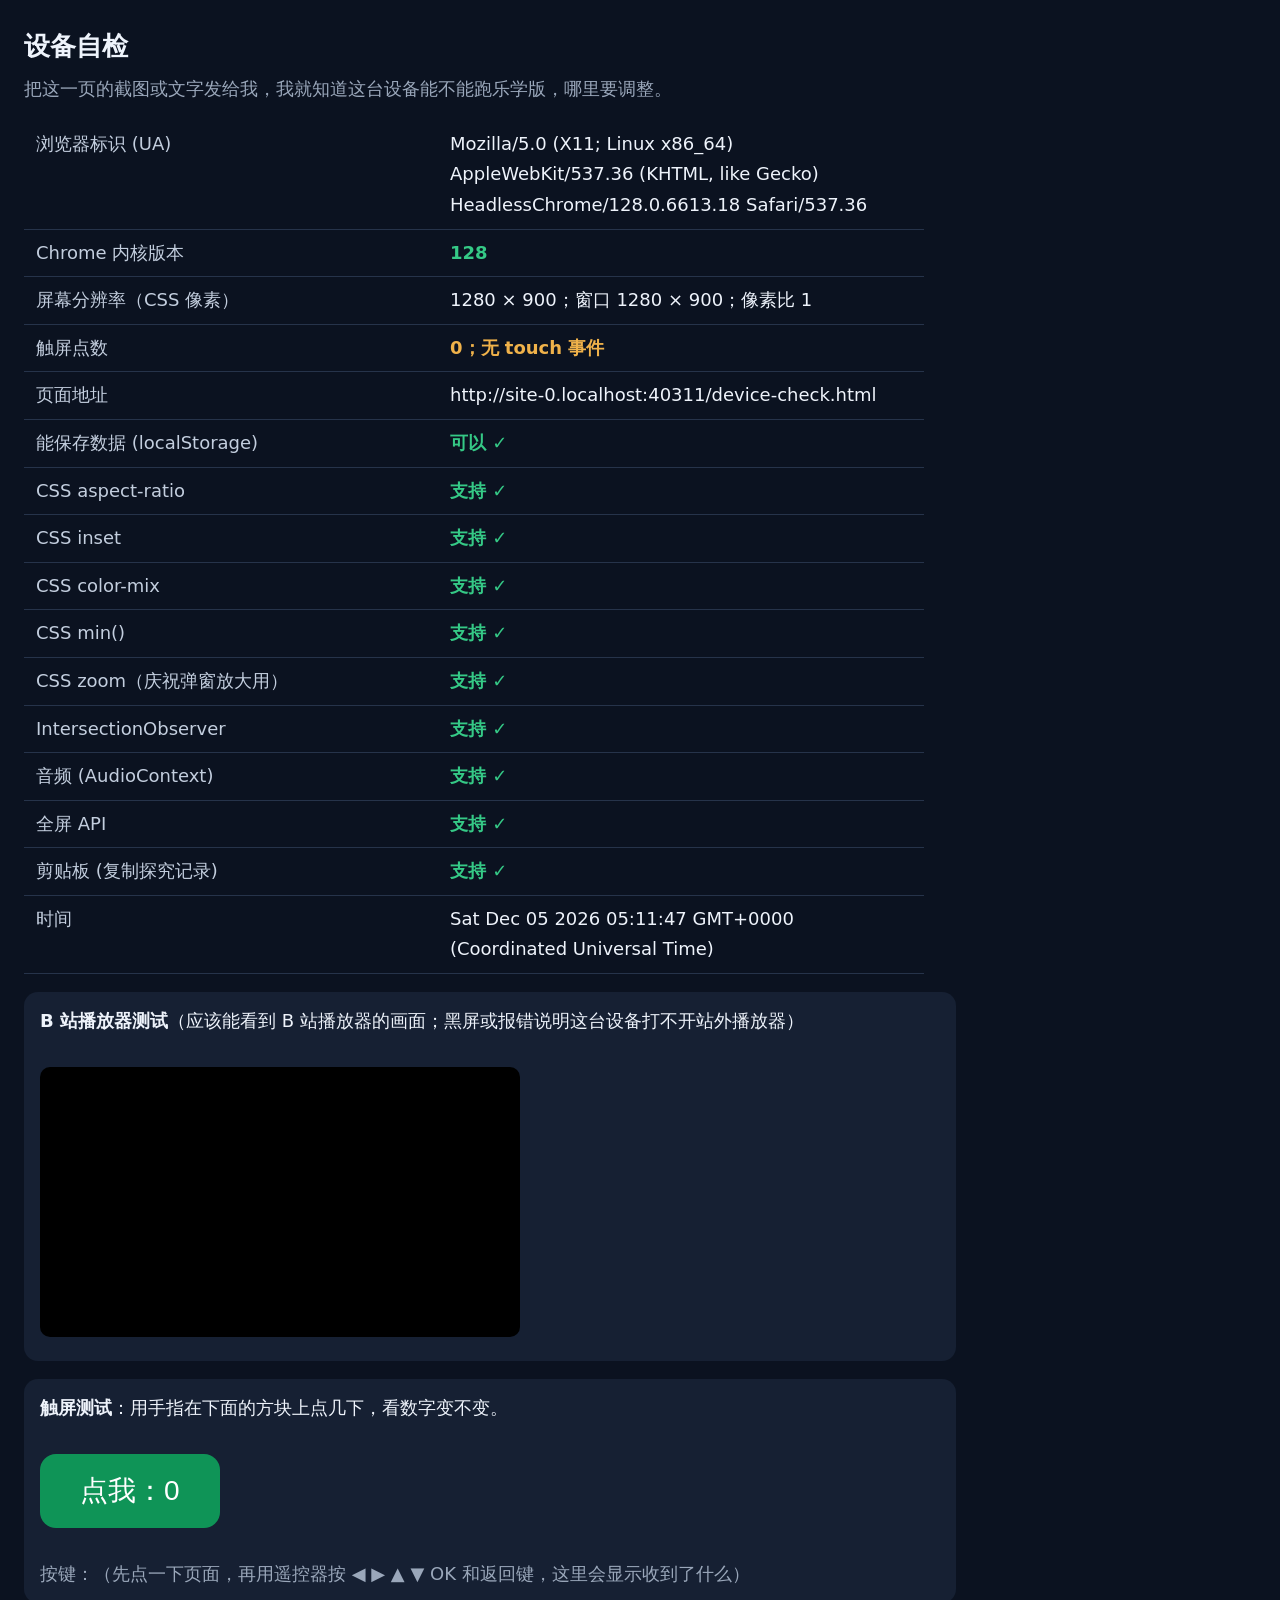
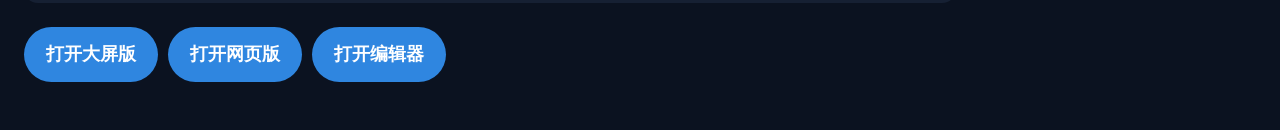
<file: device-check.html>
<!doctype html>
<html lang="zh-CN">
<head>
<meta charset="utf-8">
<meta name="viewport" content="width=device-width,initial-scale=1">
<title>设备自检 · 乐学版</title>
<style>
body{margin:0;padding:24px;font:18px/1.7 system-ui,"PingFang SC","Microsoft YaHei",sans-serif;background:#0b1220;color:#eef3fb}
h1{margin:0 0 6px;font-size:26px}
.t{color:#9aa7ba;margin:0 0 16px}
table{border-collapse:collapse;width:100%;max-width:900px}
td{padding:8px 12px;border-bottom:1px solid #26334a;vertical-align:top}
td:first-child{width:46%;color:#c3cede}
.ok{color:#35c986;font-weight:800}.no{color:#ff7487;font-weight:800}.mid{color:#f0b24a;font-weight:800}
.box{margin:18px 0;padding:14px 16px;border-radius:14px;background:#162033;max-width:900px}
a.b{display:inline-block;margin:6px 10px 6px 0;padding:12px 22px;border-radius:30px;background:#2f86e0;color:#fff;text-decoration:none;font-weight:800}
iframe{width:480px;max-width:100%;height:270px;border:0;background:#000;border-radius:10px}
</style>
</head>
<body>
<h1>设备自检</h1>
<p class="t">把这一页的截图或文字发给我，我就知道这台设备能不能跑乐学版，哪里要调整。</p>
<table id="tb"></table>
<div class="box"><b>B 站播放器测试</b>（应该能看到 B 站播放器的画面；黑屏或报错说明这台设备打不开站外播放器）<br><br>
<iframe id="pl" allow="autoplay; fullscreen; encrypted-media" allowfullscreen src="https://player.bilibili.com/player.html?bvid=BV1SH4y1A7DA&autoplay=0&danmaku=0"></iframe></div>
<div class="box"><b>触屏测试</b>：用手指在下面的方块上点几下，看数字变不变。<br><br>
<button id="tap" style="font-size:28px;padding:18px 40px;border-radius:16px;border:0;background:#0f9457;color:#fff">点我：0</button>
<br><br><span id="tk" style="color:#9aa7ba">按键：（先点一下页面，再用遥控器按 ◀ ▶ ▲ ▼ OK 和返回键，这里会显示收到了什么）</span></div>
<p><a class="b" href="tv.html">打开大屏版</a><a class="b" href="index.html">打开网页版</a><a class="b" href="editor.html">打开编辑器</a></p>
<script>
var rows=[];
function add(k,v,c){rows.push('<tr><td>'+k+'</td><td class="'+(c||'')+'">'+v+'</td></tr>');}
function css(p,v){try{return !!(window.CSS&&CSS.supports&&CSS.supports(p,v));}catch(e){return false;}}
function yn(b){return b?'支持 ✓':'不支持（会用兜底写法）';}
add('浏览器标识 (UA)',navigator.userAgent);
var m=navigator.userAgent.match(/(?:Chrome|Chromium)\/(\d+)/);
add('Chrome 内核版本',m?m[1]:'不是 Chrome 内核或识别不出',m?(+m[1]>=84?'ok':(+m[1]>=66?'mid':'no')):'mid');
add('屏幕分辨率（CSS 像素）',screen.width+' × '+screen.height+'；窗口 '+innerWidth+' × '+innerHeight+'；像素比 '+(window.devicePixelRatio||1));
add('触屏点数',(navigator.maxTouchPoints||0)+(('ontouchstart' in window)?'；有 touch 事件':'；无 touch 事件'),(navigator.maxTouchPoints>0||('ontouchstart' in window))?'ok':'mid');
add('页面地址',location.href);
add('能保存数据 (localStorage)',(function(){try{localStorage.setItem('bp2-check','1');localStorage.removeItem('bp2-check');return '可以 ✓';}catch(e){return '不行：'+e.message;}})(),'ok');
add('CSS aspect-ratio',yn(css('aspect-ratio','1/1')),css('aspect-ratio','1/1')?'ok':'mid');
add('CSS inset',yn(css('inset','0')),css('inset','0')?'ok':'mid');
add('CSS color-mix',yn(css('color','color-mix(in srgb,red,blue)')),css('color','color-mix(in srgb,red,blue)')?'ok':'mid');
add('CSS min()',yn(css('width','min(1px,2px)')),css('width','min(1px,2px)')?'ok':'mid');
add('CSS zoom（庆祝弹窗放大用）',yn(css('zoom','1.2')),css('zoom','1.2')?'ok':'mid');
add('IntersectionObserver',yn('IntersectionObserver' in window),('IntersectionObserver' in window)?'ok':'mid');
add('音频 (AudioContext)',yn(window.AudioContext||window.webkitAudioContext),(window.AudioContext||window.webkitAudioContext)?'ok':'mid');
add('全屏 API',yn(document.documentElement.requestFullscreen||document.documentElement.webkitRequestFullscreen),'ok');
add('剪贴板 (复制探究记录)',yn(navigator.clipboard&&navigator.clipboard.writeText),'ok');
add('时间',new Date().toString());
document.getElementById('tb').innerHTML=rows.join('');
var n=0;document.getElementById('tap').onclick=function(){n++;this.textContent='点我：'+n;};
var tk=document.getElementById('tk'),armed=false;
function arm(){if(armed)return;armed=true;try{history.pushState({c:1},'');}catch(e){}}
document.addEventListener('keydown',function(e){arm();tk.textContent='按键：'+e.key+'（code '+e.code+'，keyCode '+e.keyCode+'）';});
document.addEventListener('pointerdown',arm);
window.addEventListener('popstate',function(){tk.textContent='按键：收到「返回」（浏览器后退事件）✓ 大屏版可以接管';try{history.pushState({c:1},'');}catch(e){}});
</script>
</body>
</html>
</file>
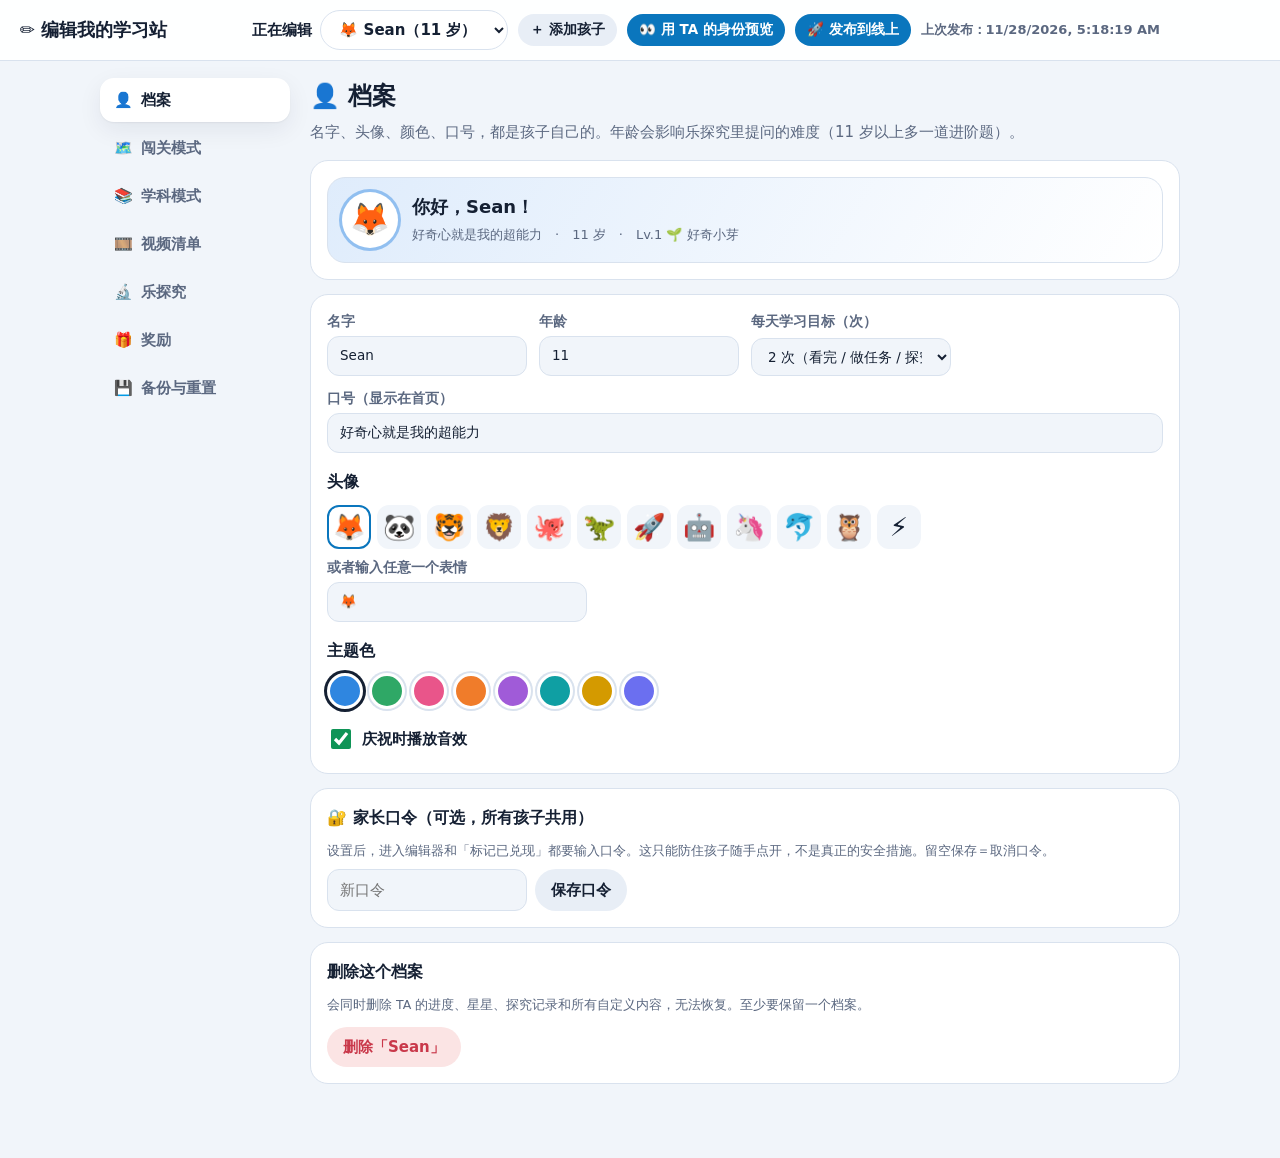
<file: editor.html>
<!doctype html>
<html lang="zh-CN">
<head>
<meta charset="utf-8">
<meta name="viewport" content="width=device-width,initial-scale=1,viewport-fit=cover">
<title>编辑我的学习站 · BiliPicks 乐学版</title>
<script>try{if(localStorage.getItem('bilipicks-theme')==='dark')document.documentElement.classList.add('dark')}catch(e){}</script>
<style>
*{box-sizing:border-box}
:root{color-scheme:light;--bg:#f1f5fa;--surface:#fff;--soft:#e8eef6;--line:#d9e2ee;--ink:#152033;--muted:#5b6880;--accent:#0a76bd;--on-accent:#fff;--sun:#ffc531;--ok:#0f9457;--warn:#9a5b00;--bad:#c9384a;
  --shadow:0 1px 2px rgba(21,32,51,.06),0 8px 24px rgba(21,32,51,.07);
  --font:ui-rounded,"SF Pro Rounded","PingFang SC","HarmonyOS Sans SC","MiSans","Hiragino Sans GB","Microsoft YaHei","Noto Sans SC",system-ui,sans-serif}
:root.dark{color-scheme:dark;--bg:#0e131b;--surface:#171f2b;--soft:#212b3a;--line:#2c3849;--ink:#eef3f9;--muted:#9aa7ba;--accent:#4eb5ef;--on-accent:#06243a;--ok:#35c986;--warn:#f0b24a;--bad:#ff7487}
body{margin:0;background:var(--bg);color:var(--ink);font:15px/1.6 var(--font);-webkit-tap-highlight-color:transparent}
a{color:inherit;text-decoration:none}
button,input,select,textarea{font:inherit;color:inherit}
button{cursor:pointer;border:0;background:none;padding:0;text-align:inherit}
h1,h2,h3,p{margin:0}
[hidden]{display:none!important}
:focus-visible{outline:3px solid color-mix(in oklab,var(--accent) 60%,transparent);outline-offset:2px;border-radius:8px}

.top{position:sticky;top:0;z-index:40;display:flex;align-items:center;gap:10px;flex-wrap:wrap;padding:10px 20px;background:color-mix(in oklab,var(--surface) 92%,transparent);backdrop-filter:blur(14px);-webkit-backdrop-filter:blur(14px);border-bottom:1px solid var(--line)}
.top h1{font-size:18px;font-weight:900;margin-right:auto}
.who{display:flex;align-items:center;gap:8px;font-weight:700;white-space:nowrap}
.who select{height:40px;border-radius:999px;border:1px solid var(--line);background:var(--surface);padding:0 14px;font-weight:800;max-width:48vw}
.btn{display:inline-flex;align-items:center;justify-content:center;gap:6px;min-height:40px;padding:0 16px;border-radius:999px;font-weight:700;white-space:nowrap;background:var(--soft);color:var(--ink)}
.btn:hover{background:color-mix(in oklab,var(--soft) 80%,var(--ink) 8%)}
.btn.primary{background:var(--accent);color:var(--on-accent)}
.btn.danger{background:color-mix(in oklab,var(--bad) 14%,var(--surface));color:var(--bad)}
.btn.sm{min-height:32px;padding:0 12px;font-size:13.5px}
.btn.ghost{background:none;border:1px solid var(--line)}
.btn[disabled]{opacity:.45;cursor:not-allowed}
.saved{color:var(--ok);font-weight:700;font-size:13px;min-width:90px;text-align:right;opacity:0;transition:opacity .2s}
.saved.on{opacity:1}
.pubstat{font-weight:700;font-size:13px;white-space:nowrap;color:var(--muted)}
.pubstat.ok{color:var(--ok)}
.pubstat.err{color:var(--bad)}
.pubstat.busy{color:var(--muted)}
.publog{max-width:960px;margin:0 auto 14px;padding:10px 14px;background:var(--surface);border:1px solid var(--line);border-radius:12px}
.publog-bar{display:flex;align-items:center;gap:8px;margin-bottom:6px}
.publog-bar b{flex:1;font-size:13px}
.publog textarea{width:100%;height:140px;font:12px/1.5 ui-monospace,SFMono-Regular,Menlo,Consolas,monospace;background:var(--bg);color:var(--ink);border:1px solid var(--line);border-radius:8px;padding:8px;resize:vertical}

.wrap{max-width:1120px;margin:0 auto;padding:16px 20px 60px;display:grid;grid-template-columns:190px minmax(0,1fr);gap:20px;align-items:start}
.tabs{position:sticky;top:78px;display:grid;gap:4px}
.tabs button{display:flex;align-items:center;gap:8px;padding:10px 14px;border-radius:14px;font-weight:800;color:var(--muted)}
.tabs button:hover{background:var(--soft);color:var(--ink)}
.tabs button.on{background:var(--surface);color:var(--ink);box-shadow:var(--shadow)}
.panel{min-width:0}
.panel>h2{font-size:24px;font-weight:900;margin-bottom:4px}
.lead{color:var(--muted);line-height:1.75;margin-bottom:14px}
.card{background:var(--surface);border:1px solid var(--line);border-radius:18px;padding:16px;margin-bottom:14px}
.card h3{font-size:16px;font-weight:800;margin-bottom:10px}
.row{display:grid;grid-template-columns:repeat(auto-fit,minmax(200px,1fr));gap:12px}
label.f{display:grid;gap:4px;font-weight:700;font-size:13.5px;color:var(--muted);min-width:0}
label.f.wide{grid-column:1/-1}
input[type=text],input[type=number],input[type=url],input[type=password],select,textarea{width:100%;padding:8px 12px;border-radius:12px;border:1.5px solid var(--line);background:var(--bg);color:var(--ink);font-weight:500;outline:none;min-width:0}
input:focus,select:focus,textarea:focus{border-color:var(--accent);background:var(--surface)}
textarea{resize:vertical;min-height:60px;line-height:1.6}
.hint{color:var(--muted);font-size:12.5px;line-height:1.6}
.chk{display:flex;align-items:center;gap:8px;font-weight:700;cursor:pointer;min-height:36px}
.chk input{width:20px;height:20px;accent-color:var(--ok)}
.avs,.sws{display:flex;flex-wrap:wrap;gap:6px}
.avs button{width:44px;height:44px;border-radius:12px;background:var(--bg);font-size:26px;display:grid;place-items:center;border:2px solid transparent}
.avs button.on{border-color:var(--accent);background:var(--surface)}
.sws button{width:36px;height:36px;border-radius:50%;border:3px solid var(--surface);box-shadow:0 0 0 2px var(--line)}
.sws button.on{box-shadow:0 0 0 3px var(--ink)}
.pv{display:flex;align-items:center;gap:14px;padding:14px;border-radius:18px;border:1px solid var(--line);background:linear-gradient(120deg,color-mix(in oklab,var(--c) 16%,var(--surface)),var(--surface))}
.pv .a{width:56px;height:56px;border-radius:50%;display:grid;place-items:center;font-size:32px;background:var(--surface);box-shadow:0 0 0 3px color-mix(in oklab,var(--c) 45%,transparent)}
.pv b{display:block;font-size:18px;font-weight:900}
.pv span{color:var(--muted);font-size:13px}
.acts{display:flex;flex-wrap:wrap;gap:8px;margin-top:12px}
.banner{padding:14px 16px;border-radius:16px;background:color-mix(in oklab,var(--sun) 22%,var(--surface));border:1px solid color-mix(in oklab,var(--sun) 50%,var(--line));margin-bottom:14px}
.banner b{font-weight:800}

/* 关卡 */
details.stage{background:var(--surface);border:1px solid var(--line);border-radius:18px;margin-bottom:12px;overflow:hidden}
details.stage>summary{list-style:none;display:flex;align-items:center;gap:10px;padding:12px 14px;cursor:pointer}
details.stage>summary::-webkit-details-marker{display:none}
details.stage>summary .ic{font-size:26px;width:36px;text-align:center}
details.stage>summary .nm{flex:1;min-width:0;font-weight:800;overflow:hidden;text-overflow:ellipsis;white-space:nowrap}
details.stage>summary .cnt{color:var(--muted);font-size:13px;font-weight:600}
.sbody{padding:4px 14px 14px;display:grid;gap:12px;border-top:1px dashed var(--line)}
.sbar{display:flex;flex-wrap:wrap;gap:6px}
.items{display:grid;gap:6px}
.it{display:grid;grid-template-columns:80px minmax(0,1fr) auto;gap:10px;align-items:center;padding:6px;border-radius:12px;background:var(--bg)}
.cov{position:relative;aspect-ratio:16/9;border-radius:8px;overflow:hidden;background:var(--soft)}
.cov img{position:absolute;inset:0;width:100%;height:100%;object-fit:cover}
.it .nt{padding:5px 9px;font-size:14px}
.it small{display:block;color:var(--muted);font-size:12px;white-space:nowrap;overflow:hidden;text-overflow:ellipsis;margin-top:2px}
.mv{display:flex;gap:2px}
.mv button{width:32px;height:32px;border-radius:50%;display:grid;place-items:center;color:var(--muted);font-weight:800}
.mv button:hover{background:var(--soft);color:var(--ink)}
.mv button.x:hover{color:var(--bad)}

/* 视频 */
.vrow{display:grid;grid-template-columns:96px minmax(0,1fr) auto;gap:12px;align-items:center;padding:8px;border-radius:14px;background:var(--surface);border:1px solid var(--line);margin-bottom:8px}
.vrow.off{opacity:.55}
.vrow .t{font-weight:700;line-height:1.45;display:-webkit-box;-webkit-line-clamp:2;-webkit-box-orient:vertical;overflow:hidden}
.vrow .s{color:var(--muted);font-size:12.5px;display:flex;flex-wrap:wrap;gap:4px 8px;margin-top:2px}
.tg{display:inline-block;padding:1px 8px;border-radius:999px;background:var(--soft);font-size:12px;font-weight:700;color:var(--muted)}
.tg.me{background:color-mix(in oklab,var(--accent) 16%,var(--surface));color:var(--accent)}
.tg.off{background:color-mix(in oklab,var(--bad) 14%,var(--surface));color:var(--bad)}
.vedit{grid-column:1/-1;padding:12px;border-radius:12px;background:var(--bg);display:grid;gap:10px}
.filters{display:flex;flex-wrap:wrap;gap:8px;margin:10px 0}
.filters input,.filters select{width:auto;flex:1 1 180px;height:40px;border-radius:999px;padding:0 14px}

/* 弹层 */
.modal{position:fixed;inset:0;z-index:100;display:flex;align-items:center;justify-content:center;padding:16px;background:rgba(10,16,26,.5)}
.mbox{width:min(720px,100%);max-height:calc(100vh - 32px);display:flex;flex-direction:column;border-radius:22px;background:var(--surface);box-shadow:0 20px 60px rgba(0,0,0,.35);overflow:hidden}
.mh{flex:none;display:flex;align-items:center;gap:10px;padding:14px 16px;border-bottom:1px solid var(--line)}
.mh b{flex:1;font-weight:800;font-size:16px}
.mb{flex:1;overflow-y:auto;padding:10px 14px}
.mf{flex:none;display:flex;gap:10px;align-items:center;padding:12px 16px;border-top:1px solid var(--line)}
.mf .hint{flex:1}
.pk{display:grid;grid-template-columns:24px 80px minmax(0,1fr);gap:10px;align-items:center;padding:6px 4px;border-radius:12px;cursor:pointer}
.pk:hover{background:var(--bg)}
.pk input{width:20px;height:20px;accent-color:var(--ok)}
.pk.in{opacity:.5;cursor:default}
.pk .t{font-weight:700;font-size:14px;line-height:1.4}
.pk small{color:var(--muted);font-size:12px}

.toast{position:fixed;left:50%;bottom:24px;transform:translateX(-50%);z-index:200;max-width:92vw;padding:10px 18px;border-radius:20px;background:var(--ink);color:var(--bg);font-weight:700;font-size:14px;box-shadow:var(--shadow)}
table.rules{border-collapse:collapse;width:100%;font-size:14px}
table.rules td{padding:6px 8px;border-bottom:1px solid var(--line)}
table.rules td:last-child{text-align:right;font-weight:800;white-space:nowrap}
@media(max-width:820px){
  .wrap{grid-template-columns:1fr;padding:12px 14px 60px}
  .tabs{position:sticky;top:98px;z-index:30;display:flex;overflow-x:auto;gap:6px;padding:6px 0;background:var(--bg);scrollbar-width:none}
  .tabs::-webkit-scrollbar{display:none}
  .tabs button{flex:none;padding:8px 14px;background:var(--surface);border:1px solid var(--line)}
  .top{padding:8px 14px}
  .vrow{grid-template-columns:76px minmax(0,1fr)}
  .vrow>.acts{grid-column:1/-1;margin:0}
  .it{grid-template-columns:64px minmax(0,1fr)}
  .it .mv{grid-column:1/-1;justify-content:flex-end}
}
</style>
</head>
<body>
<header class="top">
  <h1>✏️ 编辑我的学习站</h1>
  <div class="who"><span>正在编辑</span><select id="who" aria-label="选择孩子"></select></div>
  <button type="button" class="btn sm" id="btn-add-kid">＋ 添加孩子</button>
  <button type="button" class="btn primary sm" id="btn-preview">👀 用 TA 的身份预览</button>
  <button type="button" class="btn primary sm" id="btn-publish">🚀 发布到线上</button>
  <span class="pubstat" id="pubstat" role="status"></span>
  <span class="saved" id="saved" role="status">已自动保存 ✓</span>
</header>
<div class="publog" id="publog" hidden>
  <div class="publog-bar"><b>发布调试日志（出问题时复制这段发给我）</b><button type="button" class="btn sm" id="publog-copy">复制日志</button><button type="button" class="btn sm" id="publog-close">关闭</button></div>
  <textarea id="publog-text" readonly></textarea>
</div>
<div class="wrap">
  <nav class="tabs" id="tabs" aria-label="编辑内容"></nav>
  <main class="panel" id="panel"></main>
</div>
<div class="toast" id="toast" hidden></div>
<script src="data.js"></script>
<script src="profiles-data.js"></script>
<script src="core.js"></script>
<script>
const $ = (s, el = document) => el.querySelector(s);
const $$ = (s, el = document) => [...el.querySelectorAll(s)];
const E = BP.esc;
const TABS = [['profile', '👤', '档案'], ['path', '🗺️', '闯关模式'], ['subjects', '📚', '学科模式'], ['videos', '🎞️', '视频清单'], ['explore', '🔬', '乐探究'], ['rewards', '🎁', '奖励'], ['backup', '💾', '备份与重置']];

/* ---------- 家长口令 ---------- */
(function gate() {
  let ok = false;
  try { ok = sessionStorage.getItem('bp2-editor-ok') === '1'; } catch (e) {}
  if (BP.pin() && !ok) {
    const v = prompt('进入编辑器需要家长口令');
    if (v !== null && String(v) === BP.pin()) {
      try { sessionStorage.setItem('bp2-editor-ok', '1'); } catch (e) {}
      return;
    }
    const forget = confirm((v === null ? '已取消。' : '口令不对。') +
      '\n\n这个口令只是防止孩子不小心点进编辑器，不是真正的安全措施。如果忘记了，可以直接清除。\n\n要现在清除口令、直接进入编辑器吗？');
    if (forget) {
      BP.setPin('');
      try { sessionStorage.setItem('bp2-editor-ok', '1'); } catch (e) {}
    } else {
      location.replace('index.html'); throw new Error('locked');
    }
  }
})();

/* ---------- 状态 ---------- */
let pid = BP.currentId() || BP.profiles()[0].id;
let tab = 'profile';
let custom = BP.getCustom(pid);
let saveTimer, toastTimer;
const openStages = {};
let curTrack = '', curSubj = '', curGroup = '';
let vFilter = {q: '', cat: '', show: 30}, openVideo = '', exVideo = '';

const profile = () => BP.profile(pid);
const merged = () => BP.buildData(BP.base, custom);
const vmap = () => { const m = {}; merged().videos.forEach(v => { m[v.id] = v; }); return m; };
function flash() { const s = $('#saved'); s.classList.add('on'); clearTimeout(flash.t); flash.t = setTimeout(() => s.classList.remove('on'), 1400); }
function save() { clearTimeout(saveTimer); saveTimer = setTimeout(() => { BP.saveCustom(custom, pid); flash(); }, 250); }
function saveNow() { clearTimeout(saveTimer); BP.saveCustom(custom, pid); flash(); }
function toast(msg) { const t = $('#toast'); t.textContent = msg; t.hidden = false; clearTimeout(toastTimer); toastTimer = setTimeout(() => { t.hidden = true; }, 2600); }
BP.hooks.toast = toast;
const lines = s => String(s || '').split('\n').map(x => x.trim()).filter(Boolean);
const move = (arr, i, d) => { const j = i + d; if (j < 0 || j >= arr.length) return; const t = arr[i]; arr[i] = arr[j]; arr[j] = t; };
const cover = v => v && v.cover ? `<img src="${E(v.cover)}" alt="" loading="lazy" referrerpolicy="no-referrer">` : '';
const dl = (name, obj) => {
  const a = document.createElement('a');
  a.href = URL.createObjectURL(new Blob([JSON.stringify(obj, null, 1)], {type: 'application/json'}));
  a.download = name; document.body.appendChild(a); a.click();
  setTimeout(() => { URL.revokeObjectURL(a.href); a.remove(); }, 500);
};

/* ---------- 顶栏 ---------- */
function paintWho() {
  $('#who').innerHTML = BP.profiles().map(p => `<option value="${E(p.id)}" ${p.id === pid ? 'selected' : ''}>${E(p.avatar)} ${E(p.name)}（${p.age} 岁）</option>`).join('');
}
$('#who').onchange = e => { saveNow(); pid = e.target.value; custom = BP.getCustom(pid); openVideo = ''; exVideo = ''; render(); };
$('#btn-add-kid').onclick = () => {
  const name = prompt('新孩子的名字：', '');
  if (name === null) return;
  const p = BP.addProfile(name.trim() || undefined);
  pid = p.id; custom = BP.getCustom(pid); tab = 'profile'; render(); toast('已添加，先给 TA 选个头像吧');
};
$('#btn-preview').onclick = () => { saveNow(); BP.setCurrent(pid); location.href = 'index.html'; };
function paintPubStat() {
  const t = BP.jget('bp2-last-published', '');
  $('#pubstat').className = 'pubstat';
  $('#pubstat').textContent = t ? '上次发布：' + new Date(t).toLocaleString() : '还没发布过';
}
paintPubStat();
$('#btn-publish').onclick = async () => {
  saveNow();
  let token = BP.jget('bp2-gh-token', '');
  if (!token) {
    const input = prompt('粘贴 GitHub 访问令牌（细粒度个人令牌，只授权这个仓库的 Contents 读写权限）：\n令牌只会存在这台电脑的浏览器里，不要在公用电脑上填。', '');
    if (!input || !input.trim()) return;
    token = input.trim();
    BP.jset('bp2-gh-token', token);
  }
  const btn = $('#btn-publish'), s = $('#pubstat');
  btn.disabled = true; s.className = 'pubstat busy'; s.textContent = '正在发布…';
  const res = await BP.publish(token);
  btn.disabled = false;
  if (res.ok) { s.className = 'pubstat ok'; s.textContent = '✅ 已发布 · ' + new Date().toLocaleTimeString() + ' · Cloudflare 大约 1 分钟后更新'; }
  else { s.className = 'pubstat err'; s.textContent = '❌ ' + res.msg; }
  $('#publog-text').value = BP.publishLog();
  $('#publog').hidden = res.ok;
};
$('#publog-copy').onclick = async () => {
  const text = $('#publog-text'), btn = $('#publog-copy');
  text.focus(); text.select();
  try { await navigator.clipboard.writeText(text.value); } catch (e) { document.execCommand('copy'); }
  const old = btn.textContent; btn.textContent = '已复制 ✓'; setTimeout(() => { btn.textContent = old; }, 1500);
};
$('#publog-close').onclick = () => { $('#publog').hidden = true; };
function paintTabs() {
  $('#tabs').innerHTML = TABS.map(t => `<button type="button" data-tab="${t[0]}" class="${t[0] === tab ? 'on' : ''}"><span>${t[1]}</span>${t[2]}</button>`).join('');
}
$('#tabs').onclick = e => { const b = e.target.closest('[data-tab]'); if (b) { tab = b.dataset.tab; history.replaceState(null, '', '#' + tab); render(); window.scrollTo(0, 0); } };

/* ---------- 弹层 ---------- */
function modal(title, body, foot, onMount) {
  const w = document.createElement('div');
  w.className = 'modal';
  w.innerHTML = `<div class="mbox" role="dialog" aria-modal="true"><div class="mh"><b>${E(title)}</b><button type="button" class="btn sm" data-x>关闭</button></div><div class="mb">${body}</div><div class="mf">${foot || ''}</div></div>`;
  document.body.appendChild(w);
  const close = () => { document.removeEventListener('keydown', onKey); w.remove(); };
  const onKey = e => { if (e.key === 'Escape') close(); };
  document.addEventListener('keydown', onKey);
  w.addEventListener('click', e => { if (e.target === w || e.target.closest('[data-x]')) close(); });
  if (onMount) onMount(w, close);
  return {w, close};
}

/* ---------- 档案 ---------- */
function paintPreview() {
  const p = profile(), lv = BP.level(BP.game(pid).earned);
  $('#pv').style.setProperty('--c', p.theme);
  $('#pv').innerHTML = `<span class="a">${E(p.avatar)}</span><div><b>你好，${E(p.name)}！</b><span>${E(p.slogan || '')}　·　${p.age} 岁　·　Lv.${lv.no} ${lv.icon} ${E(lv.name)}</span></div>`;
}
function renderProfile() {
  const p = profile();
  $('#panel').innerHTML = `<h2>👤 档案</h2><p class="lead">名字、头像、颜色、口号，都是孩子自己的。年龄会影响乐探究里提问的难度（11 岁以上多一道进阶题）。</p>
  <div class="card"><div class="pv" id="pv"></div></div>
  <div class="card"><div class="row">
    <label class="f">名字<input type="text" data-pf="name" value="${E(p.name)}" maxlength="12"></label>
    <label class="f">年龄<input type="number" data-pf="age" min="5" max="16" value="${p.age}"></label>
    <label class="f">每天学习目标（次）<select data-pf="goal">${[1, 2, 3, 4, 5].map(n => `<option value="${n}" ${+p.goal === n ? 'selected' : ''}>${n} 次（看完 / 做任务 / 探究各算 1 次）</option>`).join('')}</select></label>
    <label class="f wide">口号（显示在首页）<input type="text" data-pf="slogan" value="${E(p.slogan || '')}" maxlength="30"></label>
  </div>
  <h3 style="margin-top:16px">头像</h3><div class="avs">${BP.AVATARS.map(a => `<button type="button" data-av="${a}" class="${a === p.avatar ? 'on' : ''}">${a}</button>`).join('')}</div>
  <label class="f" style="margin-top:8px;max-width:260px">或者输入任意一个表情<input type="text" data-pf="avatar" value="${E(p.avatar)}" maxlength="4"></label>
  <h3 style="margin-top:16px">主题色</h3><div class="sws">${BP.THEMES.map(c => `<button type="button" data-th="${c}" style="background:${c}" class="${c === p.theme ? 'on' : ''}" aria-label="${c}"></button>`).join('')}</div>
  <label class="chk" style="margin-top:12px"><input type="checkbox" data-pf="sound" ${p.sound === false ? '' : 'checked'}>庆祝时播放音效</label>
  </div>
  <div class="card"><h3>🔐 家长口令（可选，所有孩子共用）</h3><p class="hint" style="margin-bottom:8px">设置后，进入编辑器和「标记已兑现」都要输入口令。这只能防住孩子随手点开，不是真正的安全措施。留空保存＝取消口令。</p>
    <div class="acts" style="margin-top:0"><input type="password" id="pin" placeholder="新口令" style="max-width:200px" value="${E(BP.pin())}"><button type="button" class="btn" id="pin-save">保存口令</button></div></div>
  <div class="card"><h3>删除这个档案</h3><p class="hint">会同时删除 TA 的进度、星星、探究记录和所有自定义内容，无法恢复。至少要保留一个档案。</p><div class="acts"><button type="button" class="btn danger" id="del-kid">删除「${E(p.name)}」</button></div></div>`;
  paintPreview();
}

/* ---------- 闯关模式 ---------- */
function curTrackObj() { return (custom.tracks || []).find(x => x.id === curTrack); }
function renderPath() {
  const kid = profile();
  if (!custom.tracks) {
    const bt = BP.baseTracks();
    $('#panel').innerHTML = `<h2>🗺️ 闯关模式</h2><p class="lead">现在 ${E(kid.name)} 用的是公共闯关路线（共 ${bt.length} 条）。想要自己的闯关路线，先复制一份，之后就能随便增删改，还能新建更多闯关目标（比如数学闯关、英语闯关）。</p>
    <div class="card"><h3>开始自定义 ${E(kid.name)} 的闯关模式</h3><div class="acts" style="margin-top:0">
      <button type="button" class="btn primary" data-act="tracks-start" data-mode="full">复制全部公共闯关</button>
      <button type="button" class="btn" data-act="tracks-start" data-mode="blank">从空白开始</button></div>
      <p class="hint" style="margin-top:10px">已经看完的记录不会丢：进度按视频记，不按闯关记。</p></div>`;
    return;
  }
  const tracks = custom.tracks;
  if (!curTrack || !tracks.some(x => x.id === curTrack)) curTrack = tracks[0] ? tracks[0].id : '';
  const t = curTrackObj();
  const chips = tracks.map(tr => `<button type="button" class="btn sm ${tr.id === curTrack ? 'primary' : ''}" data-act="track-pick" data-tid="${E(tr.id)}">${E(tr.icon || '⭐')} ${E(tr.title || '未命名')}</button>`).join('');
  const stageCard = (st, si) => {
    const vm = vmap();
    const items = st.items.map((it, ii) => {
      const v = vm[it.id];
      return `<div class="it"><span class="cov">${cover(v)}</span><div><input type="text" class="nt" data-sc="item" data-s="${si}" data-i="${ii}" data-k="note" value="${E(it.note || '')}" placeholder="这一步的说明">
        <small>${v ? E(v.title) + (v.hidden ? '（已隐藏）' : '') : '⚠️ 这条视频已不在清单里，建议删除'}</small></div>
        <div class="mv"><button type="button" data-act="it-up" data-s="${si}" data-i="${ii}" aria-label="上移">↑</button><button type="button" data-act="it-down" data-s="${si}" data-i="${ii}" aria-label="下移">↓</button><button type="button" class="x" data-act="it-del" data-s="${si}" data-i="${ii}" aria-label="删除">✕</button></div></div>`;
    }).join('') || '<p class="hint">这一关还没有视频，点下面「添加视频」。</p>';
    const m = st.mission || {};
    return `<details class="stage" data-key="${E(st.key)}" ${openStages[st.key] ? 'open' : ''}><summary><span class="ic">${E(st.icon || '⭐')}</span><span class="nm">第 ${si + 1} 关　${E(st.name)}</span><span class="cnt">${st.items.length} 条</span></summary>
      <div class="sbody">
        <div class="row">
          <label class="f">图标（一个表情）<input type="text" data-sc="stage" data-s="${si}" data-k="icon" value="${E(st.icon || '')}" maxlength="4"></label>
          <label class="f">关卡名字<input type="text" data-sc="stage" data-s="${si}" data-k="name" value="${E(st.name)}"></label>
          <label class="f">适合年龄 / 小提示<input type="text" data-sc="stage" data-s="${si}" data-k="age" value="${E(st.age || '')}" placeholder="例如：9 岁+ · 现在就能看"></label>
        </div>
        <label class="f">这一关想达成什么<textarea data-sc="stage" data-s="${si}" data-k="goal">${E(st.goal || '')}</textarea></label>
        <label class="chk"><input type="checkbox" data-sc="stage" data-s="${si}" data-k="later" ${st.later ? 'checked' : ''}>留到以后再看（灰色、折叠起来）</label>
        <div><h3 style="font-size:14px;margin-bottom:6px">这一关的视频</h3><div class="items">${items}</div>
          <div class="acts"><button type="button" class="btn sm primary" data-act="it-add" data-s="${si}">＋ 添加视频</button></div></div>
        <div class="card" style="margin:0;background:var(--bg)"><h3 style="font-size:14px">🔧 动手任务（通关后做）</h3><div class="row">
          <label class="f wide">任务内容<textarea data-sc="mission" data-s="${si}" data-k="text" placeholder="例如：用纸和硬币做一个承重实验……">${E(m.text || '')}</textarea></label>
          <label class="f">参考网站（可选）<input type="url" data-sc="mission" data-s="${si}" data-k="url" value="${E(m.url || '')}" placeholder="https://"></label>
          <label class="f">按钮上的字<input type="text" data-sc="mission" data-s="${si}" data-k="label" value="${E(m.label || '')}" placeholder="网站名"></label></div></div>
        <div class="sbar"><button type="button" class="btn sm" data-act="st-up" data-s="${si}">↑ 上移这一关</button><button type="button" class="btn sm" data-act="st-down" data-s="${si}">↓ 下移</button><button type="button" class="btn sm danger" data-act="st-del" data-s="${si}">删除这一关</button></div>
      </div></details>`;
  };
  const stages = t ? t.stages.map(stageCard).join('') : '';
  $('#panel').innerHTML = `<h2>🗺️ 闯关模式</h2><p class="lead">可以同时维护好几条独立的闯关路线（比如 AI 学习、数学闯关……），每条路线一关一关往前闯，每一关配几条视频和一个动手任务。改动自动保存，回到首页刷新就能看到。</p>
  <div class="card" style="padding:10px 16px"><div class="acts" style="margin:0"><div class="sws" style="gap:6px">${chips}</div><button type="button" class="btn sm primary" data-act="track-add">＋新建闯关</button></div></div>
  ${t ? `<div class="card"><div class="row"><label class="f">图标<input type="text" data-sc="track" data-k="icon" value="${E(t.icon || '')}" maxlength="4"></label>
    <label class="f wide">闯关名字<input type="text" data-sc="track" data-k="title" value="${E(t.title || '')}"></label>
    <label class="f wide">说明<textarea data-sc="track" data-k="intro">${E(t.intro || '')}</textarea></label>
    <label class="f wide">给家长的建议（一行一条）<textarea data-sc="track" data-k="tips">${E((t.tips || []).join('\n'))}</textarea></label></div></div>
  ${stages || '<p class="hint">这条闯关还没有关卡。</p>'}
  <div class="acts"><button type="button" class="btn primary" data-act="st-add">＋ 添加一关</button><button type="button" class="btn danger" data-act="track-del" data-tid="${E(t.id)}">删除这条闯关</button></div>` : '<p class="hint">还没有闯关，点上面「＋新建闯关」开始。</p>'}
  <div class="acts"><button type="button" class="btn" data-act="tracks-reset">恢复所有闯关为公共版本</button></div>`;
}
function pickVideosInto(title, alreadyInSet, onAdd) {
  const vids = merged().videos.filter(v => !v.hidden);
  const cats = [...new Set(vids.map(v => v.category))];
  const body = `<div class="filters"><input type="text" id="pk-q" placeholder="搜标题、UP 主"><select id="pk-c"><option value="">全部分类</option>${cats.map(c => `<option>${E(c)}</option>`).join('')}</select></div><div id="pk-list"></div>`;
  modal(title, body, '<span class="hint">灰色的已经选过了</span><button type="button" class="btn primary" id="pk-ok">添加所选</button>', (w, close) => {
    const picked = new Set();
    const paint = () => {
      const q = $('#pk-q', w).value.trim().toLowerCase(), c = $('#pk-c', w).value;
      $('#pk-list', w).innerHTML = vids.filter(v => (!c || v.category === c) && (!q || `${v.title} ${v.channel}`.toLowerCase().includes(q))).slice(0, 80).map(v => {
        const inn = alreadyInSet.has(v.id);
        return `<label class="pk ${inn ? 'in' : ''}"><input type="checkbox" value="${E(v.id)}" ${inn ? 'disabled' : ''} ${picked.has(v.id) ? 'checked' : ''}><span class="cov">${cover(v)}</span><span><span class="t">${E(v.title)}</span><br><small>${E(v.channel)} · ${E(v.category)} · ${v.minAge}+</small></span></label>`;
      }).join('') || '<p class="hint">没有匹配的视频。</p>';
    };
    paint();
    $('#pk-q', w).oninput = paint; $('#pk-c', w).onchange = paint;
    $('#pk-list', w).onchange = e => { if (e.target.checked) picked.add(e.target.value); else picked.delete(e.target.value); };
    $('#pk-ok', w).onclick = () => { close(); if (picked.size) onAdd([...picked]); };
  });
}
function openStagePicker(si) {
  const tr = curTrackObj(), st = tr.stages[si], have = new Set();
  tr.stages.forEach(s => s.items.forEach(i => have.add(i.id)));
  pickVideosInto(`给「${st.name}」添加视频`, have, ids => {
    const vm = vmap();
    ids.forEach(id => { const v = vm[id]; st.items.push({id, note: (v && (v.reason || v.title) || '').slice(0, 40)}); });
    saveNow(); openStages[st.key] = true; renderPath(); toast(`已添加 ${ids.length} 条`);
  });
}

/* ---------- 学科模式（学科 → 多级文件夹 → 视频） ---------- */
function curSubjObj() { return (custom.subjects || []).find(x => x.id === curSubj); }
const newId = p => p + Date.now().toString(36) + Math.random().toString(36).slice(2, 5);
// 在一个学科的文件夹树里按 id 找文件夹：返回 {g 文件夹, list 它所在的兄弟列表, i 序号, depth 层级, names 从学科往下的名字}
function findGroup(subj, gid) {
  let found = null;
  (function walk(list, depth, names) {
    for (let i = 0; i < list.length && !found; i++) {
      const g = list[i], nm = names.concat(g.name || '');
      if (g.id === gid) { g.videoIds = g.videoIds || []; found = {g, list, i, depth, names: nm}; return; }
      walk(g.children || [], depth + 1, nm);
    }
  })(subj.groups || [], 0, []);
  return found;
}
function curGrp() { const sj = curSubjObj(); return sj && curGroup ? findGroup(sj, curGroup) : null; }
function flatGroups(subj) {
  const out = [];
  (function walk(list, depth) { list.forEach(g => { out.push({g, depth}); walk(g.children || [], depth + 1); }); })(subj.groups || [], 0);
  return out;
}
const countGroup = g => (g.videoIds || []).length + (g.children || []).reduce((n, c) => n + countGroup(c), 0);
const mkGroup = (name, children) => { const g = {id: newId('g'), name, videoIds: []}; if (children && children.length) g.children = children; return g; };
function mathTemplate() {
  const names = a => a.map(n => mkGroup(n));
  return {id: newId('s'), icon: '🔢', name: '数学', groups: [
    mkGroup('小学', names(['一年级', '二年级', '三年级', '四年级', '五年级', '六年级'])),
    mkGroup('初中', names(['七年级', '八年级', '九年级'])),
    mkGroup('思维拓展', names(['趣味数学', '数学思维']))
  ]};
}
function addMathTemplate() {
  custom.subjects = custom.subjects || BP.baseSubjects();
  const have = custom.subjects.find(x => x.name === '数学');
  if (have) { curSubj = have.id; curGroup = ''; saveNow(); renderSubjects(); toast('已经有「数学」了，直接在里面加文件夹吧'); return; }
  const m = mathTemplate();
  custom.subjects.push(m); curSubj = m.id; curGroup = m.groups[0].id; saveNow(); renderSubjects();
  toast('已添加「数学」：小学 / 初中 / 思维拓展，文件夹名字都可以改');
}
function openGroupPicker() {
  const gr = curGrp(), have = new Set(gr.g.videoIds);
  pickVideosInto(`给「${gr.g.name}」添加视频`, have, ids => {
    gr.g.videoIds.push(...ids); saveNow(); renderSubjects(); toast(`已添加 ${ids.length} 条`);
  });
}
function renderSubjects() {
  const tplBtn = '<button type="button" class="btn" data-act="subj-math">＋ 添加「数学」模板</button>';
  if (!custom.subjects) {
    const bs = BP.baseSubjects();
    $('#panel').innerHTML = `<h2>📚 学科模式</h2><p class="lead">按真正的学科（语文、数学、英语、科学……）整理视频，每个学科下可以建多级文件夹（比如 小学 → 三年级 → 分数），再往里面放视频。现在 ${E(profile().name)} 用的是公共学科目录（共 ${bs.length} 个学科）。</p>
    <div class="card"><h3>开始自定义学科目录</h3><div class="acts" style="margin-top:0">
      <button type="button" class="btn primary" data-act="subjects-start" data-mode="full">复制公共学科目录</button>
      <button type="button" class="btn" data-act="subjects-start" data-mode="blank">从空白开始</button>${tplBtn}</div></div>`;
    return;
  }
  const subjects = custom.subjects;
  if (!curSubj || !subjects.some(s => s.id === curSubj)) curSubj = subjects[0] ? subjects[0].id : '';
  const subj = subjects.find(s => s.id === curSubj);
  const subjChips = subjects.map(s => `<button type="button" class="btn sm ${s.id === curSubj ? 'primary' : ''}" data-act="subj-pick" data-sid="${E(s.id)}">${E(s.icon || '📚')} ${E(s.name)}</button>`).join('');
  let groupsHtml = '';
  if (subj) {
    subj.groups = subj.groups || [];
    if (!curGroup || !findGroup(subj, curGroup)) curGroup = subj.groups[0] ? subj.groups[0].id : '';
    const gr = curGrp(), vm = vmap();
    const tree = flatGroups(subj).map(({g, depth}) => `<div style="margin:3px 0 3px ${depth * 20}px"><button type="button" class="btn sm ${g.id === curGroup ? 'primary' : ''}" data-act="group-pick" data-gid="${E(g.id)}">${(g.children || []).length ? '📂' : '📁'} ${E(g.name)}（${countGroup(g)}）</button></div>`).join('');
    let itemsHtml = '<p class="hint">这个学科还没有文件夹，点下面「＋添加一级文件夹」。</p>';
    if (gr) {
      const g = gr.g;
      const rows = g.videoIds.map((id, ii) => {
        const v = vm[id];
        return `<div class="it"><span class="cov">${cover(v)}</span><div><div class="nt" style="padding:5px 9px;font-size:14px">${v ? E(v.title) + (v.hidden ? '（已隐藏）' : '') : '⚠️ 这条视频已不在清单里，建议删除'}</div>${v ? `<small style="padding:0 9px">${E(v.channel || '')} · ${E(v.category)}</small>` : ''}</div>
          <div class="mv"><button type="button" data-act="gv-up" data-i="${ii}" aria-label="上移">↑</button><button type="button" data-act="gv-down" data-i="${ii}" aria-label="下移">↓</button><button type="button" class="x" data-act="gv-del" data-i="${ii}" aria-label="删除">✕</button></div></div>`;
      }).join('') || '<p class="hint">这个文件夹自己还没有视频，点下面「添加视频」。</p>';
      const sub = (g.children || []).length;
      itemsHtml = `<p class="hint" style="margin:0 0 8px">位置：${E([subj.name].concat(gr.names).join(' › '))}${sub ? `　（下面还有 ${sub} 个子文件夹，大屏上选它会一起显示）` : ''}</p>
        <div class="row"><label class="f wide">文件夹名字<input type="text" data-sc="group" data-k="name" value="${E(g.name || '')}"></label></div>
        <div class="items">${rows}</div>
        <div class="acts"><button type="button" class="btn sm primary" data-act="gv-add">＋ 添加视频</button><button type="button" class="btn sm primary" data-act="group-add-child">＋ 添加子文件夹</button>
          <button type="button" class="btn sm" data-act="group-up"${gr.i === 0 ? ' disabled' : ''}>↑ 上移</button><button type="button" class="btn sm" data-act="group-down"${gr.i >= gr.list.length - 1 ? ' disabled' : ''}>↓ 下移</button>
          <button type="button" class="btn sm danger" data-act="group-del" data-gid="${E(g.id)}">删除这个文件夹</button></div>`;
    }
    groupsHtml = `<div class="card"><div class="row"><label class="f">学科图标<input type="text" data-sc="subject" data-k="icon" value="${E(subj.icon || '')}" maxlength="4"></label>
      <label class="f wide">学科名字<input type="text" data-sc="subject" data-k="name" value="${E(subj.name || '')}"></label></div>
      <div style="margin-top:12px">${tree}</div>
      <div class="acts" style="margin-top:10px"><button type="button" class="btn sm primary" data-act="group-add">＋添加一级文件夹</button><button type="button" class="btn sm danger" data-act="subj-del" data-sid="${E(subj.id)}">删除这个学科</button></div>
      <div style="margin-top:12px;padding-top:12px;border-top:1px solid var(--line)">${itemsHtml}</div></div>`;
  }
  $('#panel').innerHTML = `<h2>📚 学科模式</h2><p class="lead">按学科整理视频：学科 → 文件夹（可以一层层往下建，如 小学 → 三年级）→ 视频。大屏会按这个目录展示，必须放进这里才会被看到。</p>
  <div class="card" style="padding:10px 16px"><div class="acts" style="margin:0"><div class="sws" style="gap:6px">${subjChips}</div><button type="button" class="btn sm primary" data-act="subj-add">＋新建学科</button>${tplBtn.replace('class="btn"', 'class="btn sm"')}</div></div>
  ${groupsHtml || '<p class="hint">还没有学科，点上面「＋新建学科」开始。</p>'}
  <div class="acts"><button type="button" class="btn" data-act="subjects-reset">恢复为公共学科目录</button></div>`;
}

/* ---------- 视频 ---------- */
function renderVideos() {
  const m = merged(), cats = m.categories, all = m.videos;
  const list = all.filter(v => (!vFilter.cat || v.category === vFilter.cat) && (!vFilter.q || `${v.title} ${v.channel} ${v.category}`.toLowerCase().includes(vFilter.q.toLowerCase())));
  const rows = list.slice(0, vFilter.show).map(v => {
    const ed = custom.videoEdits[v.id], open = openVideo === v.id;
    return `<div class="vrow ${v.hidden ? 'off' : ''}" id="v-${E(v.id)}"><span class="cov">${cover(v)}</span>
      <div><div class="t">${E(v.title)}</div><div class="s"><span>${E(v.channel || '')}</span><span class="tg">${E(v.category)}</span><span class="tg">${v.minAge}+</span>${v.custom ? '<span class="tg me">自己加的</span>' : ''}${ed ? '<span class="tg me">改过</span>' : ''}${v.hidden ? '<span class="tg off">已隐藏</span>' : ''}</div></div>
      <div class="acts" style="margin:0"><button type="button" class="btn sm" data-act="v-edit" data-id="${E(v.id)}">${open ? '收起' : '编辑'}</button><button type="button" class="btn sm" data-act="v-ex" data-id="${E(v.id)}">探究题</button><button type="button" class="btn sm ${v.hidden ? 'primary' : ''}" data-act="v-hide" data-id="${E(v.id)}">${v.hidden ? '显示' : '隐藏'}</button></div>
      ${open ? `<div class="vedit"><div class="row"><label class="f wide">标题<input type="text" data-sc="video" data-id="${E(v.id)}" data-k="title" value="${E(v.title)}"></label>
        <label class="f">分类<input type="text" list="catlist" data-sc="video" data-id="${E(v.id)}" data-k="category" value="${E(v.category)}"></label>
        <label class="f">适合年龄（岁）<input type="number" min="5" max="18" data-sc="video" data-id="${E(v.id)}" data-k="minAge" value="${v.minAge}"></label>
        <label class="f wide">为什么推荐（显示在播放页）<textarea data-sc="video" data-id="${E(v.id)}" data-k="reason">${E(v.reason || '')}</textarea></label>
        <label class="f wide">家长提示（可选）<input type="text" data-sc="video" data-id="${E(v.id)}" data-k="caution" value="${E(v.caution || '')}"></label></div>
        <div class="acts" style="margin:0">${v.custom ? `<button type="button" class="btn sm danger" data-act="v-del" data-id="${E(v.id)}">删除这条</button>` : (ed ? `<button type="button" class="btn sm" data-act="v-reset" data-id="${E(v.id)}">恢复原样</button>` : '')}<a class="btn sm ghost" href="https://www.bilibili.com/video/${E(v.id)}" target="_blank" rel="noopener noreferrer">去 B 站看看</a></div></div>` : ''}
    </div>`;
  }).join('');
  $('#panel').innerHTML = `<h2>🎞️ 视频清单</h2><p class="lead">在公共清单上，给 ${E(profile().name)} 加自己的视频、改说明、隐藏不想看的。改动只对 TA 生效。</p>
  <datalist id="catlist">${cats.map(c => `<option value="${E(c)}">`).join('')}</datalist>
  <div class="card"><h3>＋ 添加一条 B 站视频</h3>
    <div class="acts" style="margin:0 0 10px"><input type="text" id="nv-id" placeholder="粘贴 B 站视频链接，或者 BV 号" style="flex:1 1 260px"><button type="button" class="btn" id="nv-fetch">读取视频信息</button></div>
    <div class="row"><label class="f wide">标题<input type="text" id="nv-title"></label>
      <label class="f">UP 主<input type="text" id="nv-channel"></label>
      <label class="f">分类<input type="text" list="catlist" id="nv-cat" placeholder="选一个或新建"></label>
      <label class="f">适合年龄（岁）<input type="number" id="nv-age" min="5" max="18" value="${profile().age}"></label>
      <label class="f wide">为什么想看这条<textarea id="nv-reason" placeholder="一句话，给自己或弟弟哥哥看的"></textarea></label></div>
    <p class="hint" style="margin-top:8px" id="nv-hint">读取失败也没关系，自己填标题就能添加。没有封面的视频会显示一个彩色块。建议添加后请家长过目。</p>
    <div class="acts"><button type="button" class="btn primary" id="nv-add">添加到清单</button></div></div>
  <div class="filters"><input type="text" id="vq" placeholder="搜标题、UP 主" value="${E(vFilter.q)}"><select id="vc"><option value="">全部分类</option>${cats.map(c => `<option ${c === vFilter.cat ? 'selected' : ''}>${E(c)}</option>`).join('')}</select></div>
  <p class="hint" style="margin-bottom:8px">共 ${list.length} 条${list.length > vFilter.show ? `，先显示 ${vFilter.show} 条` : ''}</p>
  <div id="vlist">${rows || '<p class="hint">没有匹配的视频。</p>'}</div>
  ${list.length > vFilter.show ? '<div class="acts"><button type="button" class="btn" data-act="v-more">显示更多</button></div>' : ''}`;
  if (openVideo) { const el = $('#v-' + CSS.escape(openVideo)); if (el) el.scrollIntoView({block: 'center'}); }
}
let nvCover = '', nvDur = 0, nvMid = 0;
async function fetchNv() {
  const id = BP.parseBvid($('#nv-id').value);
  if (!id) { toast('没认出 BV 号，请粘贴完整链接或 BV 开头的号码'); return; }
  $('#nv-hint').textContent = '正在读取……';
  const info = await BP.biliInfo(id);
  if (!info) { $('#nv-hint').textContent = '读取失败（可能网络打不开 B 站接口）。自己填标题也能添加。'; return; }
  $('#nv-title').value = info.title; $('#nv-channel').value = info.channel;
  nvCover = info.cover; nvDur = info.duration; nvMid = info.mid;
  $('#nv-hint').textContent = '读取成功 ✓ 补上分类和推荐理由就能添加。';
}
function addVideo() {
  const id = BP.parseBvid($('#nv-id').value), title = $('#nv-title').value.trim();
  if (!id) { toast('请先填 B 站链接或 BV 号'); return; }
  if (!title) { toast('请填写标题'); return; }
  if (merged().videos.some(v => v.id === id)) { toast('这条视频已经在清单里了'); return; }
  custom.addedVideos.push({id, title, url: 'https://www.bilibili.com/video/' + id, channel: $('#nv-channel').value.trim() || 'UP 主', channelUrl: nvMid ? 'https://space.bilibili.com/' + nvMid : '',
    category: $('#nv-cat').value.trim() || '其他', minAge: +$('#nv-age').value || profile().age, reason: $('#nv-reason').value.trim(), caution: '', cover: nvCover, duration: nvDur});
  nvCover = ''; nvDur = 0; nvMid = 0;
  saveNow(); vFilter.q = id; renderVideos(); toast('已添加 ✓ 可以去「闯关模式」或「学科模式」把它放进去');
}

/* ---------- 乐探究 ---------- */
function exCardFor(v) { return BP.exploreCard(v, custom); }
function questForm(q, i) {
  const f = (k, label, extra) => `<label class="f ${extra || ''}">${label}`;
  return `<details class="stage" ${q._open ? 'open' : ''}><summary><span class="ic">${E(q.icon || '🔬')}</span><span class="nm">${E(q.title || '（未命名课题）')}</span><span class="cnt">${q.age || 9} 岁+</span></summary><div class="sbody">
    <div class="row"><label class="f">图标<input type="text" data-sc="quest" data-i="${i}" data-k="icon" value="${E(q.icon || '')}" maxlength="4"></label>
      <label class="f">课题名字<input type="text" data-sc="quest" data-i="${i}" data-k="title" value="${E(q.title || '')}"></label>
      <label class="f">适合年龄<input type="number" min="5" max="16" data-sc="quest" data-i="${i}" data-k="age" value="${q.age || 9}"></label>
      <label class="f wide">为什么值得做<input type="text" data-sc="quest" data-i="${i}" data-k="why" value="${E(q.why || '')}"></label>
      <label class="f">要准备的材料（一行一个）<textarea data-sc="quest" data-i="${i}" data-k="materials">${E((q.materials || []).join('\n'))}</textarea></label>
      <label class="f">步骤（一行一步）<textarea data-sc="quest" data-i="${i}" data-k="steps">${E((q.steps || []).join('\n'))}</textarea></label>
      <label class="f">想一想的问题（一行一个）<textarea data-sc="quest" data-i="${i}" data-k="think">${E((q.think || []).join('\n'))}</textarea></label>
      <label class="f">安全小提示<textarea data-sc="quest" data-i="${i}" data-k="safety">${E(q.safety || '')}</textarea></label>
      <label class="f wide">挑战（选做）<input type="text" data-sc="quest" data-i="${i}" data-k="challenge" value="${E(q.challenge || '')}"></label></div>
    <div class="sbar"><button type="button" class="btn sm danger" data-act="q-del" data-i="${i}">删除这个课题</button></div></div></details>`;
}
function renderExplore() {
  const vids = merged().videos.filter(v => !v.hidden), cats = [...new Set(vids.map(v => v.category))];
  if (!exVideo || !vids.some(v => v.id === exVideo)) exVideo = vids[0] ? vids[0].id : '';
  const v = vids.filter(x => x.id === exVideo)[0];
  let form = '<p class="hint">清单里还没有视频。</p>';
  if (v) {
    const c = exCardFor(v), b = c.build || {}, mine = !!custom.exploreByVideo[v.id];
    form = `<div class="row">
      <label class="f wide">想一想的问题（一行一个，建议 3～4 个）<textarea data-sc="ex" data-k="think" style="min-height:120px">${E(c.think.map(q => q.q).join('\n'))}</textarea></label>
      <label class="f wide">动手做的名字<input type="text" data-sc="ex" data-k="btitle" value="${E(b.title || '')}"></label>
      <label class="f">材料（一行一个）<textarea data-sc="ex" data-k="materials">${E((b.materials || []).join('\n'))}</textarea></label>
      <label class="f">步骤（一行一步）<textarea data-sc="ex" data-k="steps" style="min-height:110px">${E((b.steps || []).join('\n'))}</textarea></label>
      <label class="f wide">安全小提示<input type="text" data-sc="ex" data-k="safety" value="${E(b.safety || '')}"></label>
      <label class="f wide">挑战（选做）<input type="text" data-sc="ex" data-k="challenge" value="${E(c.challenge || '')}"></label>
      <label class="f wide">讲给家人听的提示<input type="text" data-sc="ex" data-k="share" value="${E(c.share || '')}"></label></div>
      <div class="acts"><button type="button" class="btn sm" data-act="ex-preview">👀 预览这张探究卡</button>${mine ? '<button type="button" class="btn sm danger" data-act="ex-reset">恢复成默认探究题</button>' : '<span class="hint">现在显示的是按「' + E(v.category) + '」自动生成的默认题，改动后就变成自己的版本。</span>'}</div>`;
  }
  const qs = custom.quests.map(questForm).join('');
  $('#panel').innerHTML = `<h2>🔬 乐探究</h2><p class="lead">看完视频后的「想一想 → 动手做 → 讲出来」。可以改某条视频的探究题，也可以给 ${E(profile().name)} 增加自己的自由探究课题。</p>
  <div class="card"><h3>改某条视频的探究题</h3><label class="f" style="margin-bottom:12px">选择视频<select id="ex-v">${cats.map(cat => `<optgroup label="${E(cat)}">${vids.filter(x => x.category === cat).map(x => `<option value="${E(x.id)}" ${x.id === exVideo ? 'selected' : ''}>${custom.exploreByVideo[x.id] ? '✎ ' : ''}${E(x.title.slice(0, 40))}</option>`).join('')}</optgroup>`).join('')}</select></label>${form}</div>
  <div class="card"><h3>自己的探究课题（${custom.quests.length}）</h3><p class="hint" style="margin-bottom:10px">另外还有 ${BP.QUESTS.length} 个内置课题（纸飞机、沉浮、纸桥、影子测高……）。</p>${qs}<div class="acts"><button type="button" class="btn primary" data-act="q-add">＋ 新增一个课题</button></div></div>`;
}
function saveExFromForm() {
  const v = vmap()[exVideo]; if (!v) return;
  const g = k => { const el = $(`[data-sc="ex"][data-k="${k}"]`); return el ? el.value : ''; };
  const think = lines(g('think')).map(q => ({q}));
  custom.exploreByVideo[v.id] = {think, build: {title: g('btitle').trim(), materials: lines(g('materials')), steps: lines(g('steps')), safety: g('safety').trim()}, challenge: g('challenge').trim(), share: g('share').trim()};
  save();
}

/* ---------- 奖励 ---------- */
function renderRewards() {
  const g = BP.game(pid), bal = g.earned - g.spent, lv = BP.level(g.earned);
  const wishes = custom.wishes.map((w, i) => `<div class="it" style="grid-template-columns:60px minmax(0,1fr) 110px auto"><input type="text" data-sc="wish" data-i="${i}" data-k="emoji" value="${E(w.emoji || '')}" maxlength="4" style="text-align:center;font-size:22px" aria-label="图标">
    <input type="text" data-sc="wish" data-i="${i}" data-k="name" value="${E(w.name)}" aria-label="心愿"><input type="number" min="1" data-sc="wish" data-i="${i}" data-k="cost" value="${w.cost}" aria-label="需要的星星">
    <div class="mv"><button type="button" data-act="w-up" data-i="${i}" aria-label="上移">↑</button><button type="button" data-act="w-down" data-i="${i}" aria-label="下移">↓</button><button type="button" class="x" data-act="w-del" data-i="${i}" aria-label="删除">✕</button></div></div>`).join('');
  $('#panel').innerHTML = `<h2>🎁 奖励</h2><p class="lead">星星攒够了，可以兑换一起商量好的心愿。奖励最好是「一起做的事」和「想要的体验」，不一定是东西。</p>
  <div class="card"><h3>${E(profile().name)} 现在：⭐ ${bal}（累计 ${g.earned}）· Lv.${lv.no} ${lv.icon} ${E(lv.name)}</h3>
    <p class="hint" style="margin-bottom:8px">在现实里看到的好表现（坚持、认真、帮助弟弟哥哥……），可以直接给一份星星：</p>
    <div class="acts" style="margin:0"><input type="number" id="bn-n" min="1" max="50" value="5" style="width:90px"><input type="text" id="bn-why" placeholder="为什么奖励？（例如：主动整理了实验桌）" style="flex:1 1 220px"><button type="button" class="btn primary" id="bn-go">⭐ 发星星</button></div></div>
  <div class="card"><h3>心愿清单</h3><div class="items">${wishes}</div><div class="acts"><button type="button" class="btn primary" data-act="w-add">＋ 添加心愿</button><button type="button" class="btn" data-act="w-reset">恢复默认清单</button></div></div>
  <div class="card"><h3>星星是怎么来的</h3><table class="rules"><tr><td>看完一条视频</td><td>+3 ⭐</td></tr><tr><td>通过一个关卡</td><td>+15 ⭐</td></tr><tr><td>完成关卡的动手任务</td><td>+10 ⭐</td></tr><tr><td>完成一次乐探究</td><td>+6 ⭐</td></tr><tr><td>乐探究里真的动手做了</td><td>+6 ⭐</td></tr><tr><td>把发现讲给家人听</td><td>+2 ⭐</td></tr><tr><td>自由探究课题（第一次完成）</td><td>+10 ⭐ 起</td></tr></table>
    <p class="hint" style="margin-top:8px">同一条视频、同一个任务的星星只发一次，取消再勾选刷不了分。等级：${BP.LEVELS.map(l => `${l.icon}${l.name}(${l.min})`).join('　')}</p></div>`;
}

/* ---------- 备份 ---------- */
function renderBackup() {
  const ps = BP.profiles();
  $('#panel').innerHTML = `<h2>💾 备份与重置</h2><p class="lead">所有数据都只存在这台设备的浏览器里。换电脑、换手机，或者清理浏览器之前，先在这里导出一份。</p>
  <div class="card"><h3>导出 / 导入全部数据</h3><div class="acts" style="margin-top:0"><button type="button" class="btn primary" id="bk-export">导出备份文件</button><label class="btn" style="cursor:pointer">导入备份文件<input type="file" id="bk-import" accept=".json,application/json" hidden></label></div>
    <label class="chk" style="margin-top:8px"><input type="checkbox" id="bk-replace">导入前清空这台设备上现有的数据（否则只是覆盖同名内容）</label></div>
  <div class="card"><h3>把设置复制给另一个孩子</h3><div class="row"><label class="f">从<select id="cp-from">${ps.map(p => `<option value="${E(p.id)}" ${p.id === pid ? 'selected' : ''}>${E(p.avatar)} ${E(p.name)}</option>`).join('')}</select></label>
    <label class="f">复制到<select id="cp-to">${ps.map(p => `<option value="${E(p.id)}" ${p.id !== pid ? 'selected' : ''}>${E(p.avatar)} ${E(p.name)}</option>`).join('')}</select></label></div>
    <div class="acts"><label class="chk"><input type="checkbox" id="cp-tracks" checked>闯关模式</label><label class="chk"><input type="checkbox" id="cp-subjects" checked>学科模式</label><label class="chk"><input type="checkbox" id="cp-vid" checked>视频清单改动</label><label class="chk"><input type="checkbox" id="cp-ex" checked>探究题和课题</label><label class="chk"><input type="checkbox" id="cp-wish">心愿清单</label></div>
    <div class="acts"><button type="button" class="btn" id="cp-go">复制（会覆盖对方对应的内容）</button></div></div>
  <div class="card"><h3>重置 ${E(profile().name)}</h3><p class="hint" style="margin-bottom:8px">下面的操作都需要二次确认，做了就找不回来。</p><div class="acts" style="margin-top:0">
    <button type="button" class="btn danger" id="rs-prog">清空学习进度、星星、探究记录</button><button type="button" class="btn danger" id="rs-custom">清空自定义内容（路线、视频改动、课题）</button></div></div>
  <div class="card"><h3>发布到线上用的令牌</h3><p class="hint" style="margin-bottom:8px">点顶栏「发布到线上」时会问这个令牌，这里可以重新设置或者清除。</p>
    <div class="acts" style="margin-top:0"><button type="button" class="btn" id="gh-token-set">${BP.jget('bp2-gh-token', '') ? '更改令牌' : '设置令牌'}</button>${BP.jget('bp2-gh-token', '') ? '<button type="button" class="btn danger" id="gh-token-clear">清除令牌</button>' : ''}</div></div>
  <div class="card"><h3>强制同步最新发布数据</h3><p class="hint" style="margin-bottom:8px">如果在别的设备上发布过改动，但这台设备一直看不到变化（比如这台设备很早之前就打开过网站，档案名字还是旧的），点这个按钮会用线上最新发布的数据覆盖这台设备上对应的内容。<b>这台设备上还没发布过的本地改动会被覆盖丢失</b>，操作前最好先导出一份备份。</p>
    <div class="acts" style="margin-top:0"><button type="button" class="btn danger" id="sync-published">强制同步</button></div></div>
  <div class="card"><h3>想让所有孩子共用某条视频？</h3><p class="hint">这里添加的视频只属于当前孩子。要加进公共清单，在电脑上用原项目自带的脚本：<br><code>python3 update.py add BV号 --cat 分类 --age 9 --reason "推荐理由"</code><br>它会写进 <code>data.js</code>，再重新部署网站即可。</p></div>`;
}

/* ---------- 路由 ---------- */
function render() {
  paintWho(); paintTabs();
  ({profile: renderProfile, path: renderPath, subjects: renderSubjects, videos: renderVideos, explore: renderExplore, rewards: renderRewards, backup: renderBackup})[tab]();
}

/* ---------- 事件 ---------- */
const panel = $('#panel');
panel.addEventListener('input', e => {
  const el = e.target, sc = el.dataset.sc, pf = el.dataset.pf;
  if (pf) {
    let v = el.type === 'checkbox' ? el.checked : el.value;
    if (pf === 'age' || pf === 'goal') v = Math.max(5, Math.min(16, +v || 10));
    if (pf === 'goal') v = Math.max(1, Math.min(5, +el.value || 2));
    if (pf === 'name' && !String(v).trim()) return;
    BP.updateProfile(pid, {[pf]: v}); paintPreview(); paintWho(); flash();
    if (pf === 'avatar') $$('[data-av]').forEach(b => b.classList.toggle('on', b.dataset.av === v));
    return;
  }
  if (!sc) return;
  const k = el.dataset.k, s = +el.dataset.s, i = +el.dataset.i;
  const val = el.type === 'checkbox' ? el.checked : el.value;
  if (sc === 'track') { curTrackObj()[k] = k === 'tips' ? lines(val) : val; }
  else if (sc === 'stage') { const tr = curTrackObj(); tr.stages[s][k] = val; if (k === 'name' || k === 'icon') { const d = el.closest('details'); $('.nm', d).textContent = `第 ${s + 1} 关　${tr.stages[s].name}`; $('.ic', d).textContent = tr.stages[s].icon || '⭐'; } }
  else if (sc === 'mission') { const st = curTrackObj().stages[s]; st.mission = st.mission || {text: '', url: '', label: ''}; st.mission[k] = val; }
  else if (sc === 'item') { curTrackObj().stages[s].items[i][k] = val; }
  else if (sc === 'subject') { curSubjObj()[k] = val; }
  else if (sc === 'group') { curGrp().g[k] = val; }
  else if (sc === 'video') {
    const id = el.dataset.id, v = vmap()[id];
    if (v && v.custom) { const a = custom.addedVideos.filter(x => x.id === id)[0]; a[k] = k === 'minAge' ? (+val || 10) : val; }
    else { const ed = custom.videoEdits[id] = custom.videoEdits[id] || {}; ed[k] = k === 'minAge' ? (+val || 10) : val; }
  }
  else if (sc === 'ex') { saveExFromForm(); return; }
  else if (sc === 'quest') { const q = custom.quests[i]; q[k] = ['materials', 'steps', 'think'].includes(k) ? lines(val) : k === 'age' ? (+val || 9) : val; }
  else if (sc === 'wish') { const w = custom.wishes[i]; w[k] = k === 'cost' ? Math.max(1, +val || 1) : val; }
  save();
});
panel.addEventListener('toggle', e => {
  const d = e.target;
  if (d.matches && d.matches('details.stage[data-key]')) openStages[d.dataset.key] = d.open;
}, true);
panel.addEventListener('change', e => {
  const el = e.target;
  if (el.dataset.sc === 'stage' && el.type === 'checkbox') { /* input 事件已处理 */ }
  if (el.id === 'ex-v') { exVideo = el.value; renderExplore(); }
  if (el.id === 'vc') { vFilter.cat = el.value; vFilter.show = 30; renderVideos(); }
});
panel.addEventListener('keyup', e => { if (e.target.id === 'vq') { vFilter.q = e.target.value; vFilter.show = 30; const pos = e.target.selectionStart; renderVideos(); const q = $('#vq'); q.focus(); q.setSelectionRange(pos, pos); } });

panel.addEventListener('click', e => {
  const av = e.target.closest('[data-av]'), th = e.target.closest('[data-th]'), a = e.target.closest('[data-act]');
  if (av) { BP.updateProfile(pid, {avatar: av.dataset.av}); renderProfile(); paintWho(); flash(); return; }
  if (th) { BP.updateProfile(pid, {theme: th.dataset.th}); renderProfile(); flash(); return; }
  const id = e.target.id;
  if (id === 'pin-save') { BP.setPin($('#pin').value.trim()); try { sessionStorage.setItem('bp2-editor-ok', '1'); } catch (x) {} toast($('#pin').value.trim() ? '口令已保存' : '口令已取消'); return; }
  if (id === 'del-kid') {
    if (BP.profiles().length <= 1) { toast('至少要保留一个档案'); return; }
    if (!confirm(`确定删除「${profile().name}」吗？TA 的进度、星星、探究记录和自定义内容都会消失。`)) return;
    BP.removeProfile(pid); pid = BP.profiles()[0].id; custom = BP.getCustom(pid); render(); toast('已删除'); return;
  }
  if (id === 'nv-fetch') { fetchNv(); return; }
  if (id === 'nv-add') { addVideo(); return; }
  if (id === 'bn-go') {
    const n = Math.max(1, Math.min(50, +$('#bn-n').value || 5)), why = $('#bn-why').value.trim() || '家长奖励';
    const prev = BP.jget('bp2-current', null);
    BP.setCurrent(pid);
    BP.reward({key: 'bonus:' + BP.uid('b'), n, label: '家长奖励：' + why}, {before: s => [{icon: '🎁', title: '家长发来一份奖励！', sub: why, stars: s, big: true}]});
    if (prev) BP.setCurrent(prev); else BP.jset('bp2-current', null);
    renderRewards(); return;
  }
  if (id === 'bk-export') { dl(`bilipicks-kids-backup-${BP.ymd()}.json`, BP.exportAll()); toast('已导出'); return; }
  if (id === 'gh-token-set') {
    const cur = BP.jget('bp2-gh-token', '');
    const input = prompt('粘贴 GitHub 访问令牌（细粒度个人令牌，只授权这个仓库的 Contents 读写权限）：', cur);
    if (input === null) return;
    if (!input.trim()) { toast('没有变化'); return; }
    BP.jset('bp2-gh-token', input.trim()); renderBackup(); toast('已保存');
    return;
  }
  if (id === 'gh-token-clear') { BP.jset('bp2-gh-token', ''); renderBackup(); toast('已清除'); return; }
  if (id === 'sync-published') {
    if (!confirm('用线上最新发布的数据覆盖这台设备？这台设备上还没发布过的改动会丢失，无法撤销。')) return;
    const btn = e.target; btn.disabled = true; btn.textContent = '同步中…';
    BP.syncFromPublished().then(res => {
      if (res.ok) { toast(`已同步 ${res.n} 项，即将刷新页面`); setTimeout(() => location.reload(), 900); }
      else { btn.disabled = false; btn.textContent = '强制同步'; toast('同步失败：' + (res.msg || '未知错误')); }
    });
    return;
  }
  if (id === 'cp-go') {
    const from = $('#cp-from').value, to = $('#cp-to').value;
    if (from === to) { toast('请选两个不同的孩子'); return; }
    if (!confirm('会覆盖对方对应的内容，确定吗？')) return;
    const src = BP.getCustom(from), dst = BP.getCustom(to);
    if ($('#cp-tracks').checked) dst.tracks = src.tracks ? BP.clone(src.tracks) : null;
    if ($('#cp-subjects').checked) dst.subjects = src.subjects ? BP.clone(src.subjects) : null;
    if ($('#cp-vid').checked) { dst.hiddenVideos = BP.clone(src.hiddenVideos); dst.videoEdits = BP.clone(src.videoEdits); dst.addedVideos = BP.clone(src.addedVideos); }
    if ($('#cp-ex').checked) { dst.exploreByVideo = BP.clone(src.exploreByVideo); dst.quests = BP.clone(src.quests); }
    if ($('#cp-wish').checked) dst.wishes = BP.clone(src.wishes);
    BP.saveCustom(dst, to); if (to === pid) custom = BP.getCustom(pid);
    toast('已复制 ✓'); return;
  }
  if (id === 'rs-prog') {
    if (!confirm(`清空 ${profile().name} 的全部进度、星星和探究记录？`) || !confirm('再确认一次：这个操作无法撤销。')) return;
    ['done', 'missions', 'game', 'explore'].forEach(n => { try { localStorage.removeItem(BP.pkey(n, pid)); } catch (x) {} });
    toast('已清空进度'); renderBackup(); return;
  }
  if (id === 'rs-custom') {
    if (!confirm(`清空 ${profile().name} 的自定义路线、视频改动和课题？`) || !confirm('再确认一次：这个操作无法撤销。')) return;
    try { localStorage.removeItem(BP.pkey('custom', pid)); } catch (x) {}
    custom = BP.getCustom(pid); toast('已清空自定义内容'); renderBackup(); return;
  }
  if (!a) return;
  const act = a.dataset.act, s = +a.dataset.s, i = +a.dataset.i, vid = a.dataset.id;
  switch (act) {
    case 'tracks-start': {
      const mode = a.dataset.mode;
      custom.tracks = mode === 'full' ? BP.baseTracks() : [];
      curTrack = custom.tracks[0] ? custom.tracks[0].id : '';
      saveNow(); renderPath(); break;
    }
    case 'tracks-reset': if (confirm('恢复所有闯关为公共版本？你对闯关路线做的所有修改都会丢掉（看完的进度不受影响）。')) { custom.tracks = null; curTrack = ''; saveNow(); renderPath(); } break;
    case 'track-pick': curTrack = a.dataset.tid; renderPath(); break;
    case 'track-add': { const nt = {id: 'c' + Date.now().toString(36), icon: '⭐', title: '新的闯关', intro: '', tips: [], stages: []}; custom.tracks = custom.tracks || []; custom.tracks.push(nt); curTrack = nt.id; saveNow(); renderPath(); break; }
    case 'track-del': { const tid = a.dataset.tid, tr = custom.tracks.find(x => x.id === tid); if (tr && confirm(`删除「${tr.title}」这条闯关？`)) { custom.tracks = custom.tracks.filter(x => x.id !== tid); if (curTrack === tid) curTrack = ''; saveNow(); renderPath(); } break; }
    case 'st-add': { const tr = curTrackObj(); tr.stages.push({key: 'c' + Date.now().toString(36), icon: '⭐', name: '新的一关', age: '', goal: '', items: [], mission: {text: '', url: '', label: ''}}); openStages[tr.stages[tr.stages.length - 1].key] = true; saveNow(); renderPath(); break; }
    case 'st-del': { const tr = curTrackObj(); if (confirm(`删除「${tr.stages[s].name}」这一关？`)) { tr.stages.splice(s, 1); saveNow(); renderPath(); } break; }
    case 'st-up': move(curTrackObj().stages, s, -1); saveNow(); renderPath(); break;
    case 'st-down': move(curTrackObj().stages, s, 1); saveNow(); renderPath(); break;
    case 'it-up': move(curTrackObj().stages[s].items, i, -1); saveNow(); renderPath(); break;
    case 'it-down': move(curTrackObj().stages[s].items, i, 1); saveNow(); renderPath(); break;
    case 'it-del': curTrackObj().stages[s].items.splice(i, 1); saveNow(); renderPath(); break;
    case 'it-add': openStagePicker(s); break;
    case 'subjects-start': { const mode = a.dataset.mode; custom.subjects = mode === 'full' ? BP.baseSubjects() : []; curSubj = custom.subjects[0] ? custom.subjects[0].id : ''; curGroup = ''; saveNow(); renderSubjects(); break; }
    case 'subjects-reset': if (confirm('恢复为公共学科目录？你对学科做的所有修改都会丢掉。')) { custom.subjects = null; curSubj = ''; curGroup = ''; saveNow(); renderSubjects(); } break;
    case 'subj-pick': curSubj = a.dataset.sid; curGroup = ''; renderSubjects(); break;
    case 'subj-add': { const ns = {id: 's' + Date.now().toString(36), icon: '📚', name: '新学科', groups: []}; custom.subjects = custom.subjects || []; custom.subjects.push(ns); curSubj = ns.id; curGroup = ''; saveNow(); renderSubjects(); break; }
    case 'subj-del': { const sid = a.dataset.sid, sj = custom.subjects.find(x => x.id === sid); if (sj && confirm(`删除「${sj.name}」这个学科？`)) { custom.subjects = custom.subjects.filter(x => x.id !== sid); if (curSubj === sid) { curSubj = ''; curGroup = ''; } saveNow(); renderSubjects(); } break; }
    case 'subj-math': addMathTemplate(); break;
    case 'group-pick': curGroup = a.dataset.gid; renderSubjects(); break;
    case 'group-add': { const subj = curSubjObj(); if (!subj) break; const ng = mkGroup('新文件夹'); subj.groups.push(ng); curGroup = ng.id; saveNow(); renderSubjects(); break; }
    case 'group-add-child': { const gr = curGrp(); if (!gr) break; const ng = mkGroup('新文件夹'); gr.g.children = gr.g.children || []; gr.g.children.push(ng); curGroup = ng.id; saveNow(); renderSubjects(); break; }
    case 'group-up': { const gr = curGrp(); if (gr) { move(gr.list, gr.i, -1); saveNow(); renderSubjects(); } break; }
    case 'group-down': { const gr = curGrp(); if (gr) { move(gr.list, gr.i, 1); saveNow(); renderSubjects(); } break; }
    case 'group-del': { const gr = curGrp(); if (!gr) break; const n = (gr.g.children || []).length; if (confirm(`删除「${gr.g.name}」这个文件夹？${n ? `它下面的 ${n} 个子文件夹也会一起删除。` : ''}里面的视频只是移出学科，不会从视频清单里删掉。`)) { gr.list.splice(gr.i, 1); curGroup = ''; saveNow(); renderSubjects(); } break; }
    case 'gv-add': openGroupPicker(); break;
    case 'gv-up': move(curGrp().g.videoIds, i, -1); saveNow(); renderSubjects(); break;
    case 'gv-down': move(curGrp().g.videoIds, i, 1); saveNow(); renderSubjects(); break;
    case 'gv-del': curGrp().g.videoIds.splice(i, 1); saveNow(); renderSubjects(); break;
    case 'v-edit': openVideo = openVideo === vid ? '' : vid; renderVideos(); break;
    case 'v-hide': if (custom.hiddenVideos[vid]) delete custom.hiddenVideos[vid]; else custom.hiddenVideos[vid] = true; saveNow(); renderVideos(); break;
    case 'v-del': if (confirm('删除这条自己加的视频？')) { custom.addedVideos = custom.addedVideos.filter(x => x.id !== vid); delete custom.hiddenVideos[vid]; openVideo = ''; saveNow(); renderVideos(); } break;
    case 'v-reset': delete custom.videoEdits[vid]; saveNow(); renderVideos(); break;
    case 'v-more': vFilter.show += 30; renderVideos(); break;
    case 'v-ex': exVideo = vid; tab = 'explore'; history.replaceState(null, '', '#explore'); render(); window.scrollTo(0, 0); break;
    case 'ex-reset': delete custom.exploreByVideo[exVideo]; saveNow(); renderExplore(); break;
    case 'ex-preview': { const v = vmap()[exVideo]; if (v) BP.openExplore({preview: true, kind: 'video', ref: v.id, title: v.title, card: exCardFor(v), fresh: true}); break; }
    case 'q-add': custom.quests.push({id: 'qc' + Date.now().toString(36), icon: '🔬', title: '新的探究课题', age: profile().age, why: '', materials: [], steps: [], think: [], safety: '', challenge: ''}); custom.quests[custom.quests.length - 1]._open = true; saveNow(); renderExplore(); break;
    case 'q-del': if (confirm('删除这个课题？')) { custom.quests.splice(i, 1); saveNow(); renderExplore(); } break;
    case 'w-add': custom.wishes.push({id: BP.uid('w'), emoji: '🎁', name: '新的心愿', cost: 50}); saveNow(); renderRewards(); break;
    case 'w-del': custom.wishes.splice(i, 1); saveNow(); renderRewards(); break;
    case 'w-up': move(custom.wishes, i, -1); saveNow(); renderRewards(); break;
    case 'w-down': move(custom.wishes, i, 1); saveNow(); renderRewards(); break;
    case 'w-reset': if (confirm('恢复成默认心愿清单？')) { custom.wishes = BP.defaultWishes(); saveNow(); renderRewards(); } break;
  }
});
panel.addEventListener('change', e => {
  if (e.target.id === 'bk-import' && e.target.files[0]) {
    const f = e.target.files[0], rd = new FileReader();
    rd.onload = () => {
      let obj; try { obj = JSON.parse(rd.result); } catch (x) { toast('文件打不开，不是有效的 JSON'); return; }
      const rep = $('#bk-replace').checked;
      if (!confirm(rep ? '会先清空这台设备上的现有数据，再导入。确定吗？' : '导入后会覆盖同名内容。确定吗？')) return;
      const r = BP.importAll(obj, rep);
      if (!r.ok) { toast(r.msg); return; }
      toast(`导入成功（${r.n} 项），正在刷新……`); setTimeout(() => location.reload(), 900);
    };
    rd.readAsText(f);
  }
});

/* ---------- 启动 ---------- */
{
  const h = location.hash.slice(1).split('/');
  if (TABS.some(t => t[0] === h[0])) tab = h[0];
  if (h[0] === 'video' && h[1]) {
    const id = h[1];
    if (vmap()[id]) { tab = 'videos'; openVideo = id; vFilter.q = ''; vFilter.show = 400; }
  }
  render();
}
</script>
</body>
</html>
</file>
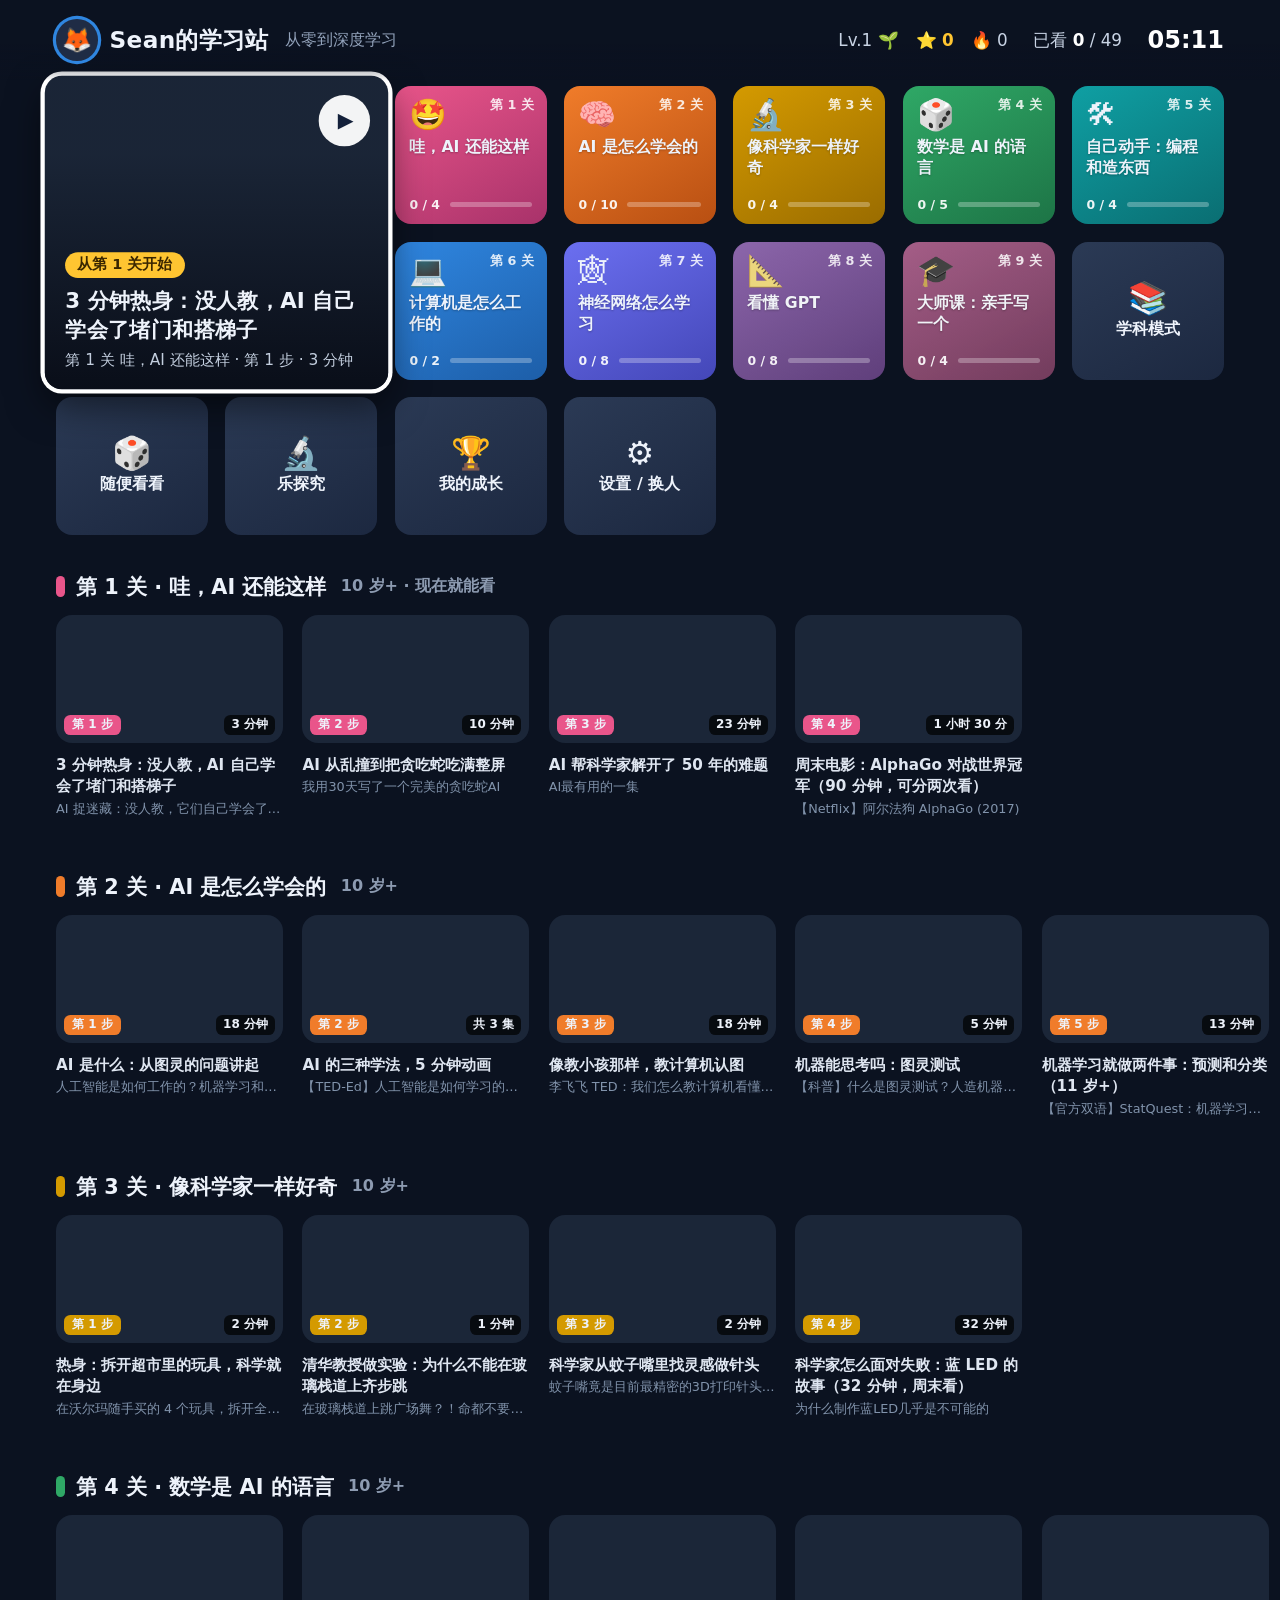
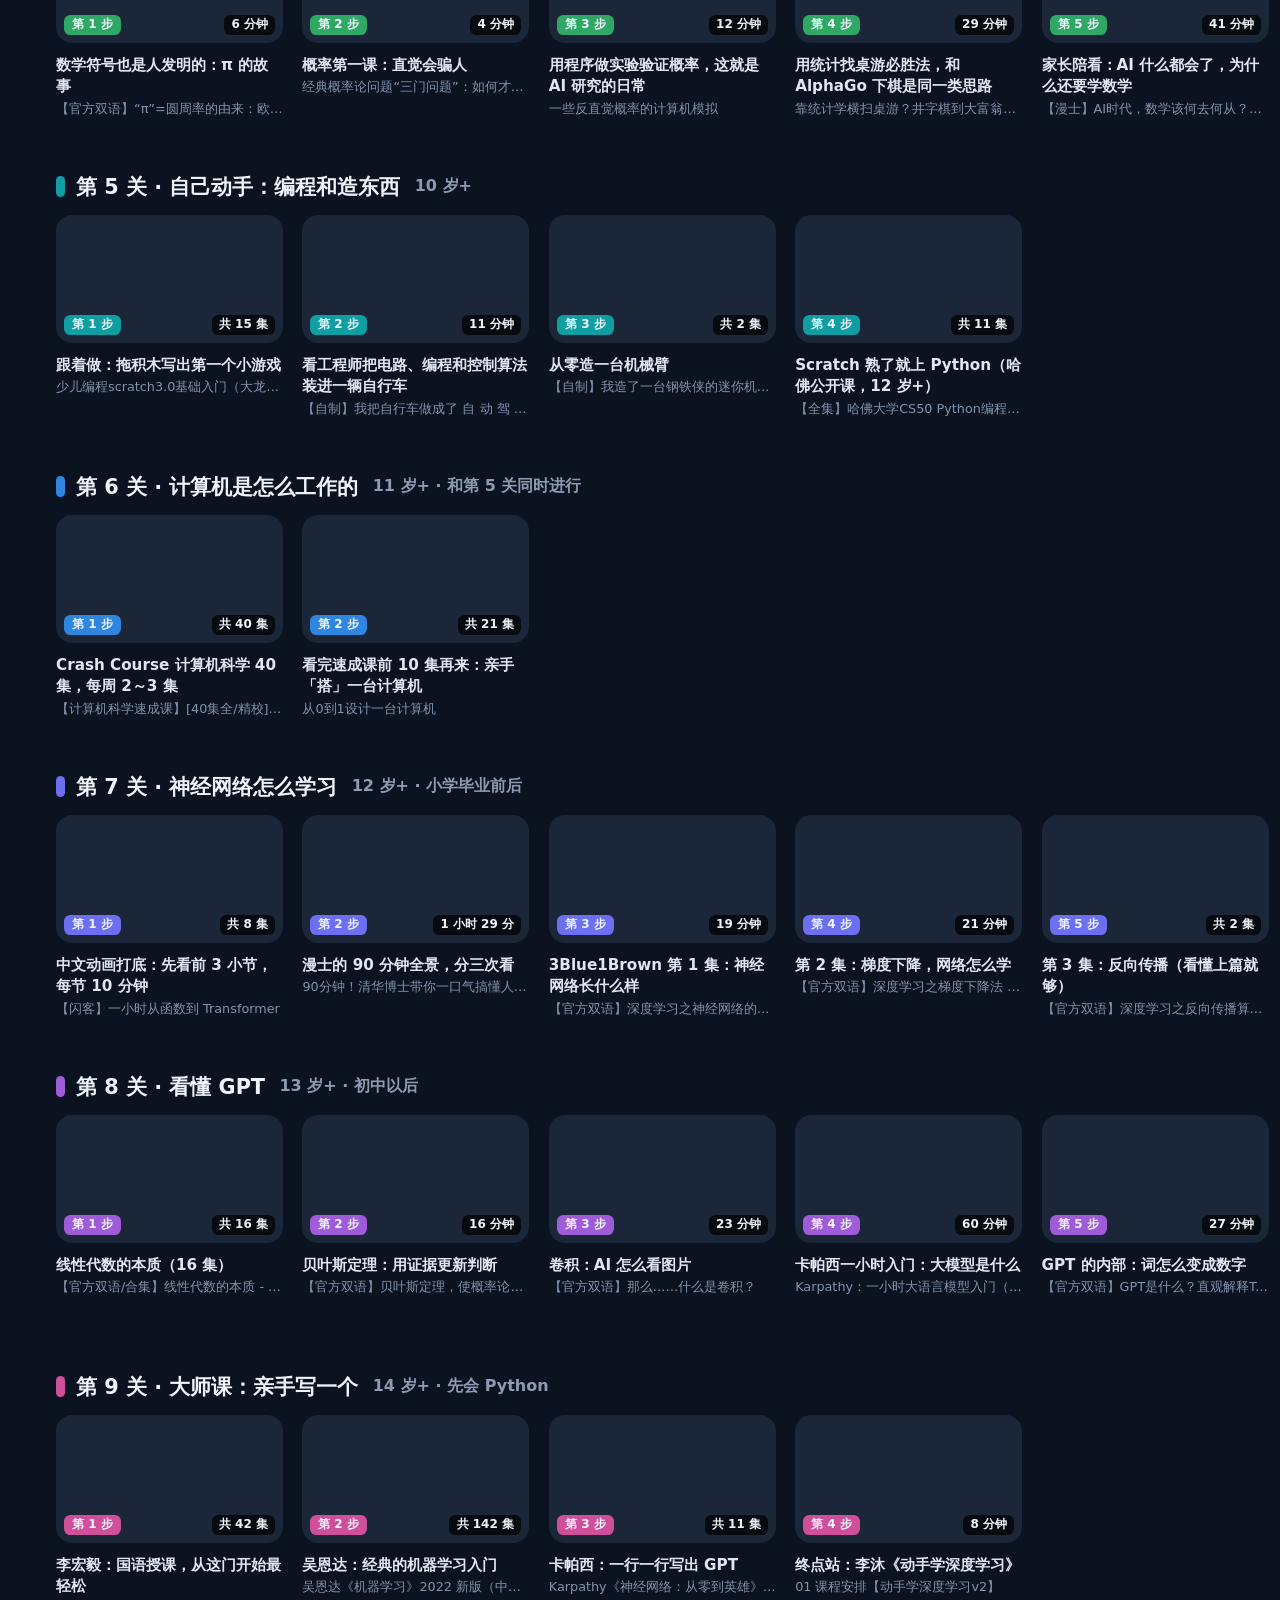
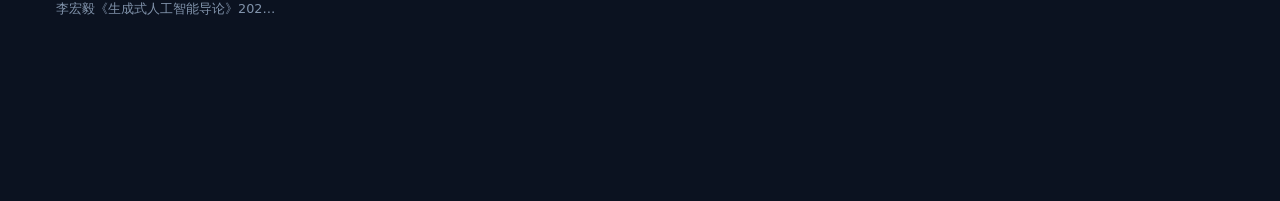
<file: tv.html>
<!doctype html>
<html lang="zh-CN">
<head>
<meta charset="utf-8">
<meta name="viewport" content="width=device-width,initial-scale=1">
<meta name="theme-color" content="#0b1220">
<meta name="robots" content="noindex">
<title>乐学成长站 · 大屏版</title>
<!--
  BiliPicks 乐学版 · 大屏版：给望远鲸、电视、投影仪、大屏平板用。
  触屏：直接点、上下滑动、横向滑动；遥控器 / 键盘：方向键 + OK(Enter) + 返回(Esc)，E 键 = 乐探究。
  数据：公共清单 data.js + 每个孩子自己的修改（core.js 合并），进度、星星、探究记录与网页版共用同一份。
  老内核兼容：不用 aspect-ratio / inset / flex-gap 等新写法（庆祝弹窗里有少量装饰性写法，老内核下只影响间距）。
-->
<style>
*{box-sizing:border-box}
html{font-size:1.25vw;background:#0b1220;overflow:hidden}
body{margin:0;overflow:hidden;height:100vh;color:#eef3fb;background:#0b1220;
  font-family:"PingFang SC","HarmonyOS Sans SC","MiSans","Noto Sans CJK SC","Source Han Sans SC","Microsoft YaHei",system-ui,sans-serif;
  -webkit-font-smoothing:antialiased;cursor:none}
h1,h2,h3,p{margin:0}
.bg{position:fixed;top:0;left:0;right:0;bottom:0;z-index:-1;
  background:radial-gradient(60rem 30rem at 85% -10%,rgba(47,134,224,.22),transparent 70%),radial-gradient(50rem 30rem at -10% 110%,rgba(160,91,216,.16),transparent 70%),#0b1220}

/* ---------- 顶栏 ---------- */
.top{position:fixed;top:0;left:0;right:0;height:5rem;padding:0 3.5rem;display:flex;align-items:center;z-index:5;
  background:linear-gradient(#0b1220 55%,rgba(11,18,32,0))}
.logo{display:flex;align-items:center}
.logo i{width:2.3rem;height:2.3rem;border-radius:.7rem;background:linear-gradient(135deg,#2f9cf0,#6b6ff0);display:flex;align-items:center;justify-content:center;margin-right:.75rem;font-style:normal;font-size:1.05rem;padding-left:.15rem}
.logo b{font-size:1.45rem;font-weight:800;letter-spacing:.02rem}
.logo span{margin-left:1rem;color:#93a3bb;font-size:1rem}
.top-r{margin-left:auto;display:flex;align-items:center;color:#c9d4e5;font-size:1.05rem}
.top-r .prog{margin-right:1.6rem}
.top-r .prog b{color:#fff}
.clock{font-size:1.5rem;font-weight:700;font-variant-numeric:tabular-nums;color:#fff}

/* ---------- 首页：整页靠 transform 上下移动，不用浏览器滚动 ---------- */
.home{position:absolute;top:0;left:0;right:0;padding:5.4rem 0 8rem;transition:transform .32s ease;will-change:transform}
.sec{padding:0 3.5rem;margin-bottom:2.4rem}
.sec-h{display:flex;align-items:center;font-size:1.3rem;font-weight:800;margin:0 0 .9rem;white-space:nowrap}
.sec-h .dot{width:.55rem;height:1.3rem;border-radius:.3rem;background:var(--h,#2f86e0);margin-right:.7rem}
.sec-h small{font-size:1rem;font-weight:600;color:#8d9bb1;margin-left:.9rem;overflow:hidden;text-overflow:ellipsis}

/* 豆腐块：左边一块大的「继续闯关」，右边 5×2 小方块（9 关 + 随便看看） */
.metro{display:grid;grid-template-columns:repeat(7,1fr);grid-template-rows:8.6rem 8.6rem;grid-gap:1.1rem}
.tile{position:relative;border-radius:1rem;transition:transform .2s ease;will-change:transform}
/* 焦点：放大 + 白框。用 box-shadow 画框，方块自己的 overflow:hidden 裁不到它 */
.tile.f{transform:scale(1.07);z-index:3;box-shadow:0 0 0 .25rem #fff,0 .9rem 2.2rem rgba(0,0,0,.55)}
.big{grid-column:1 / span 2;grid-row:1 / span 2;overflow:hidden;background:#1b2638}
.big img{position:absolute;top:0;left:0;width:100%;height:100%;object-fit:cover}
.big .shade{position:absolute;top:0;left:0;right:0;bottom:0;background:linear-gradient(rgba(8,12,22,.05) 25%,rgba(8,12,22,.92))}
.big .txt{position:absolute;left:1.2rem;right:1.2rem;bottom:1.1rem}
.big .lbl{display:inline-block;padding:.2rem .7rem;border-radius:2rem;background:#ffc531;color:#3a2600;font-weight:800;font-size:.85rem;margin-bottom:.5rem}
.big h2{font-size:1.25rem;line-height:1.35;font-weight:800;display:-webkit-box;-webkit-line-clamp:2;-webkit-box-orient:vertical;overflow:hidden}
.big p{color:#c3cede;font-size:.9rem;margin-top:.3rem;white-space:nowrap;overflow:hidden;text-overflow:ellipsis}
.big .playbtn{position:absolute;right:1.1rem;top:1.1rem;width:3rem;height:3rem;border-radius:50%;background:rgba(255,255,255,.95);color:#13203a;display:flex;align-items:center;justify-content:center;font-size:1.2rem;padding-left:.2rem}
.stage{padding:.85rem .9rem;overflow:hidden;background:linear-gradient(150deg,var(--h),var(--h2))}
.stage .ic{font-size:1.9rem;line-height:1}
.stage .no{position:absolute;right:.8rem;top:.7rem;font-size:.8rem;font-weight:800;color:rgba(255,255,255,.85)}
.stage .nm{margin-top:.45rem;font-size:.98rem;font-weight:800;line-height:1.3;display:-webkit-box;-webkit-line-clamp:2;-webkit-box-orient:vertical;overflow:hidden;text-shadow:0 1px 2px rgba(0,0,0,.25)}
.stage .pg{position:absolute;left:.9rem;right:.9rem;bottom:.75rem;display:flex;align-items:center;font-size:.78rem;font-weight:700;color:rgba(255,255,255,.92)}
.bar{flex:1;height:.32rem;border-radius:.2rem;background:rgba(255,255,255,.28);margin-left:.6rem;overflow:hidden}
.bar i{display:block;height:100%;background:#fff;border-radius:.2rem}
.stage.all-done .no::before{content:"✓ ";}
.stage.later{filter:saturate(.55)} /* 初中以后的关卡（数据里 later: true），颜色淡一点 */
/* 右下角一格分成上下两块：随便看看 / 设置 */
.duo{display:grid;grid-template-rows:1fr 1fr;grid-gap:.7rem}
.dice,.gear{display:flex;align-items:center;justify-content:center;padding:0 .8rem;background:linear-gradient(150deg,#2b3a55,#1c2840)}
.dice .ic,.gear .ic{font-size:1.5rem;margin-right:.55rem}
.dice .nm,.gear .nm{font-size:1rem;font-weight:800}
.reddot{position:absolute;top:.55rem;right:.6rem;width:.8rem;height:.8rem;border-radius:50%;background:#ff3b30;box-shadow:0 0 0 .18rem #1c2840}

/* 设置面板 */
.panel{position:fixed;top:0;left:0;right:0;bottom:0;z-index:30;background:rgba(5,8,15,.72);display:flex;align-items:center;justify-content:center}
.panel-box{width:40rem;padding:2rem 2.2rem 1.6rem;border-radius:1.4rem;background:#162033;box-shadow:0 1.5rem 4rem rgba(0,0,0,.5)}
.panel-box h2{font-size:1.5rem;font-weight:800;margin-bottom:1.2rem}
.pitem{display:block;padding:1rem 1.2rem;background:#1f2c45}
.pitem b{display:block;font-size:1.15rem}
.pitem small{display:block;margin-top:.3rem;color:#a9b7cc;font-size:.88rem;line-height:1.5}
.pitem .reddot{box-shadow:0 0 0 .18rem #1f2c45}
.pnote{margin-top:1.1rem;color:#7f90a8;font-size:.85rem;line-height:1.6}
.phint{margin-top:.8rem;color:#c3cede;font-size:.9rem}

/* 一排一排的视频方块 */
.row{position:relative;height:14.4rem;margin:-.7rem -3.5rem 0;overflow:hidden} /* 伸到屏幕两边再裁：右边露半块提示还有，焦点放大也不被切 */
.track{position:absolute;left:3.5rem;top:.7rem;white-space:nowrap;transition:transform .28s ease;will-change:transform}
.card{display:inline-block;vertical-align:top;width:14.2rem;margin-right:1.2rem;white-space:normal}
.card .tile{height:8rem;overflow:hidden;background:#1b2638}
.card .tile img{position:absolute;top:0;left:0;width:100%;height:100%;object-fit:cover;border-radius:1rem}
.len{position:absolute;right:.5rem;bottom:.5rem;padding:.1rem .45rem;border-radius:.4rem;background:rgba(0,0,0,.72);font-size:.75rem;font-weight:700;z-index:1}
.ok{position:absolute;left:.5rem;top:.5rem;padding:.1rem .5rem;border-radius:.4rem;background:#0f9457;font-size:.75rem;font-weight:800;z-index:1}
.step{position:absolute;left:.5rem;bottom:.5rem;padding:.1rem .5rem;border-radius:.4rem;background:var(--h,#2f86e0);font-size:.75rem;font-weight:800;z-index:1}
.card .t{margin-top:.75rem;font-size:.95rem;font-weight:700;line-height:1.4;max-height:2.8em;display:-webkit-box;-webkit-line-clamp:2;-webkit-box-orient:vertical;overflow:hidden;color:#dfe6f1;transition:color .15s}
.card .s{margin-top:.2rem;font-size:.8rem;color:#8193ab;white-space:nowrap;overflow:hidden;text-overflow:ellipsis}
.card.f .t{color:#fff}
.card.done .tile img{opacity:.55}

/* ---------- 播放 ---------- */
.player{position:fixed;top:0;left:0;right:0;bottom:0;background:#000;z-index:20}
.player iframe{position:absolute;top:0;left:0;width:100%;height:100%;border:0}
.ov{position:absolute;left:0;right:0;z-index:2;transition:opacity .35s, transform .35s;pointer-events:none}
.ov.top-ov{top:0;padding:2.2rem 3.5rem 4rem;background:linear-gradient(rgba(0,0,0,.85),rgba(0,0,0,0))}
.ov.bot-ov{bottom:0;padding:4rem 3.5rem 2rem;background:linear-gradient(rgba(0,0,0,0),rgba(0,0,0,.85));display:flex;align-items:center}
.player.quiet .ov.top-ov{opacity:0;transform:translateY(-1.5rem)}
.player.quiet .ov.bot-ov{opacity:0;transform:translateY(1.5rem)}
.pill{display:inline-block;padding:.2rem .75rem;border-radius:2rem;background:var(--h,#2f86e0);font-size:.85rem;font-weight:800;margin-bottom:.6rem}
.ov h2{font-size:1.75rem;line-height:1.35;font-weight:800;max-width:62rem;text-shadow:0 2px 6px rgba(0,0,0,.5)}
.ov .who{color:#c3cede;font-size:1rem;margin-top:.4rem}
.ov .pos{position:absolute;right:3.5rem;top:2.4rem;font-size:1.1rem;font-weight:700;color:#c3cede}
.keys{display:flex;flex-wrap:wrap;align-items:center;font-size:.95rem;color:#d5deeb}
.keys span{display:inline-flex;align-items:center;margin-right:2rem}
.keys b{font-weight:inherit}
.keys kbd{display:inline-block;min-width:2rem;padding:.1rem .5rem;margin-right:.5rem;border-radius:.45rem;background:rgba(255,255,255,.16);border:1px solid rgba(255,255,255,.25);font:inherit;font-weight:800;text-align:center}
.paused{position:absolute;left:50%;top:50%;transform:translate(-50%,-50%);z-index:3;padding:1rem 2rem;border-radius:1rem;background:rgba(0,0,0,.7);font-size:1.4rem;font-weight:800;display:none}
.player.is-paused .paused{display:block}

/* 选集：播放时按 ↓ 从底下升起来一排 */
.strip{position:absolute;left:0;right:0;bottom:0;z-index:4;padding:2.2rem 0 1.6rem;background:linear-gradient(rgba(5,8,15,0),rgba(5,8,15,.94) 22%);transform:translateY(100%);transition:transform .3s ease}
.strip.open{transform:none}
.strip .sec-h{padding:0 3.5rem}
.strip .row{margin:-.7rem 0 0}

.toast{position:fixed;left:50%;bottom:3rem;z-index:40;transform:translate(-50%,1rem);opacity:0;transition:opacity .25s,transform .25s;
  padding:.8rem 1.6rem;border-radius:2rem;background:rgba(238,243,251,.96);color:#0b1220;font-size:1.1rem;font-weight:800;white-space:nowrap;pointer-events:none}
.toast.show{opacity:1;transform:translate(-50%,0)}
.msg{position:fixed;top:0;left:0;right:0;bottom:0;display:flex;flex-direction:column;align-items:center;justify-content:center;font-size:1.4rem;color:#c3cede;text-align:center}
.msg b{font-size:2rem;color:#fff;margin-bottom:.8rem}
[hidden]{display:none!important}

/* ===== 乐学版新增 ===== */
.logo{cursor:pointer}
.logo i{width:2.6rem;height:2.6rem;padding:0;border-radius:50%;background:#1f2c45;font-size:1.5rem;line-height:1}
.logo b{font-size:1.45rem}
.top-r .stars{margin-right:1.6rem;color:#c9d4e5}
.top-r .stars b{color:#ffc531}
.metro{grid-auto-rows:8.6rem}
.mt{display:flex;flex-direction:column;align-items:center;justify-content:center;background:linear-gradient(150deg,#2b3a55,#1c2840)}
.mt .ic{font-size:2rem;line-height:1;margin-bottom:.35rem}
.mt .nm{font-size:1rem;font-weight:800}
.mt.subj.on{background:linear-gradient(150deg,#3d5a8a,#264a7c);box-shadow:inset 0 0 0 .16rem #7fd1ff}
.panel-box{width:46rem;max-width:92vw;max-height:88vh;display:flex;flex-direction:column}
.plist{overflow-y:auto;margin-top:.8rem;padding:.4rem .3rem 0;-webkit-overflow-scrolling:touch}
.pitem{display:flex;align-items:center;margin-bottom:.7rem;border-radius:1rem}
.pitem .pav{font-size:2.2rem;line-height:1;margin-right:1rem;flex:none}
.pitem .px{flex:1;min-width:0}
.pitem.f{transform:none;box-shadow:0 0 0 .22rem #fff}
.pnote2{color:#c3cede;font-size:.95rem;margin-top:-.4rem}
.mehead .lvl{font-size:1.4rem;font-weight:800}
.mehead .lvbar{height:.6rem;border-radius:1rem;background:rgba(255,255,255,.2);margin:.5rem 0 .6rem;overflow:hidden}
.mehead .lvbar i{display:block;height:100%;background:linear-gradient(90deg,#ffc531,#ff9f3c)}
.mehead p{color:#c3cede;font-size:.95rem}
.mehead p b{color:#ffc531}
.mehead h3{font-size:1.05rem;margin:1rem 0 0;color:#e7eefb}
.bwall{margin-top:.7rem;max-height:7.4rem;overflow-y:auto}
.bwall span{display:inline-block;margin:0 .5rem .5rem 0;padding:.2rem .7rem;border-radius:2rem;background:rgba(255,255,255,.08);color:#8d9bb1;font-size:.85rem;font-weight:700}
.bwall span.got{background:rgba(255,197,49,.2);color:#ffd873}
.ov.bot-ov{flex-direction:column;align-items:flex-start}
.tbtns{display:flex;flex-wrap:wrap;margin-bottom:.6rem}
.tbtns button{pointer-events:auto;margin:0 .8rem .5rem 0;padding:.75rem 1.4rem;border-radius:3rem;background:rgba(255,255,255,.2);border:1px solid rgba(255,255,255,.35);color:#fff;font:inherit;font-size:1.1rem;font-weight:800;cursor:pointer}
.tbtns button.on{background:#0f9457;border-color:#0f9457}
.p-wake{position:absolute;right:0;top:42%;z-index:3;padding:1rem 1rem 1rem 1.1rem;border-radius:1.3rem 0 0 1.3rem;background:rgba(0,0,0,.6);color:#fff;font:inherit;font-size:1.15rem;font-weight:800;border:0;display:none;cursor:pointer}
.player.quiet .p-wake{display:block}
.strip .sec-h button{margin-left:auto;margin-right:3.5rem;padding:.4rem 1.1rem;border-radius:2rem;background:rgba(255,255,255,.18);color:#fff;border:0;font:inherit;font-size:1rem;font-weight:800;cursor:pointer;display:none}
body:not(.touch) .tbtns,body:not(.touch) .p-wake{display:none!important}
body.touch .strip .sec-h button{display:block}
.pnote{display:none}
.keys .dim{color:#9fb0c8}
/* 触屏：整页用浏览器自带滚动，每一行横向滑动 */
html.touch{overflow:auto}
body.touch{overflow:visible;height:auto;min-height:100vh;cursor:auto}
body.touch .home{position:relative;transform:none!important;transition:none;padding-bottom:6rem}
body.touch .row{overflow-x:auto;overflow-y:hidden;-webkit-overflow-scrolling:touch}
body.touch .track{position:relative;left:auto;top:auto;transform:none!important;padding:.7rem 3.5rem 0;display:inline-block}
body.touch:not(.kb) .tile.f{transform:none;box-shadow:none}
body.touch .pitem.f{box-shadow:0 0 0 .22rem #fff}
/* 庆祝 / 探究弹窗：大屏放大、老内核兜底 */
body .bp-modal{top:0;left:0;right:0;bottom:0}
canvas.bp-confetti{top:0;left:0;right:0;bottom:0}
body .bp-card{zoom:var(--mz,1)}
body .bp-ex-card{width:680px;max-width:calc(100% / var(--mz,1));max-height:calc((100vh - 32px) / var(--mz,1))}
body .bp-cheer{width:380px;max-width:calc(100% / var(--mz,1))}
</style>
</head>
<body>
<div class="bg"></div>
<header class="top">
  <div class="logo" id="who"><i id="av">🦊</i><b id="nm"></b><span id="sub"></span></div>
  <div class="top-r"><span class="stars" id="stars"></span><span class="prog" id="prog"></span><span class="clock" id="clock"></span></div>
</header>
<main class="home" id="home"></main>
<div class="msg" id="msg"><b>乐学成长站</b>正在加载…</div>

<section class="player quiet" id="player" hidden>
  <div class="ov top-ov">
    <span class="pill" id="p-pill"></span>
    <h2 id="p-title"></h2>
    <p class="who" id="p-who"></p>
    <span class="pos" id="p-pos"></span>
  </div>
  <div class="ov bot-ov">
    <div class="tbtns">
      <button type="button" data-p="back">← 返回</button>
      <button type="button" data-p="prev">上一条</button>
      <button type="button" data-p="next">下一条</button>
      <button type="button" data-p="done" id="pb-done">✓ 看完了</button>
      <button type="button" data-p="list">选集</button>
      <button type="button" data-p="explore">🔬 乐探究</button>
      <button type="button" data-p="mode" id="pb-mode"></button>
    </div>
    <div class="keys" id="keys"></div>
  </div>
  <button type="button" class="p-wake" id="p-wake">☰ 菜单</button>
  <div class="paused">已暂停，按 OK 继续</div>
  <div class="strip" id="strip"><div class="sec-h"><span class="dot"></span><span id="strip-name"></span><small id="strip-count"></small><button type="button" data-p="closeStrip">收起 ✕</button></div><div class="row"><div class="track" id="strip-track"></div></div></div>
</section>
<section class="panel" id="panel" hidden></section>
<div class="toast" id="toast"></div>

<script src="data.js"></script>
<script src="profiles-data.js"></script>
<script src="core.js"></script>
<script>
'use strict';
// ---------- 工具 ----------
var $ = function (s, el) { return (el || document).querySelector(s); };
var esc = BP.esc;
var nativeFocus = window.focus;   // 下面有个全局变量也叫 focus，会盖掉 window.focus，先存一份
var TOUCH = ('ontouchstart' in window) || (navigator.maxTouchPoints > 0);
if (TOUCH) { document.documentElement.className += ' touch'; document.body.className += ' touch'; }
function setZoom() {
  var z = Math.max(1, Math.min(2, window.innerWidth / 1280));
  document.documentElement.style.setProperty('--mz', String(Math.round(z * 100) / 100));
}
setZoom();
window.addEventListener('resize', setZoom);

// 每个孩子自己的看完标记（和网页版共用同一份）
var DONE_KEY = BP.pkey('done');
var done = BP.jget(DONE_KEY, {}) || {};
var isDone = function (id) { return !!done[id]; };
function setDone(id, on) { if (on) done[id] = Date.now(); else delete done[id]; BP.jset(DONE_KEY, done); }

var HUES = ['#e9558a', '#f07c2a', '#d49a00', '#2fa866', '#0f9fa3', '#2f86e0', '#6b6ff0', '#a05bd8', '#cf4f9a'];
var HUES2 = ['#a8326a', '#b84f12', '#9a6c00', '#1d7446', '#0a6e72', '#1d5ea8', '#4447b8', '#7036a3', '#93306c'];

function mins(sec) {
  if (!sec) return '';
  if (sec >= 3600) return Math.floor(sec / 3600) + ' 小时 ' + Math.round(sec % 3600 / 60) + ' 分';
  return Math.max(1, Math.round(sec / 60)) + ' 分钟';
}
var isSeries = function (v) { return v.parts > 1 && !v.page; };
var lenLabel = function (v) { return isSeries(v) ? '共 ' + v.parts + ' 集' : mins(v.duration); };
var who = function (v) { return v.orig || v.channel; };
var coverUrl = function (v) { return v.cover ? v.cover.replace(/@[^/]*$/, '') + '@480w_270h_1c.webp' : ''; };
function embedUrl(v) {
  var p = v.page > 1 ? '&p=' + v.page : '';
  return 'https://player.bilibili.com/player.html?bvid=' + encodeURIComponent(v.id) + p + '&high_quality=1&danmaku=0&autoplay=1&as_wide=1';
}
var toastTimer;
function toast(msg, ms) {
  var t = $('#toast');
  t.textContent = msg;
  t.classList.add('show');
  clearTimeout(toastTimer);
  toastTimer = setTimeout(function () { t.classList.remove('show'); }, ms || 2200);
}
function tick() {
  var d = new Date(), pad = function (n) { return (n < 10 ? '0' : '') + n; };
  $('#clock').textContent = pad(d.getHours()) + ':' + pad(d.getMinutes());
}
function modalOpen() { return !!document.querySelector('.bp-modal'); }

// ---------- 数据（公共清单 + 这个孩子自己的修改，已由 core.js 合并进 DATA） ----------
var D, byId = {}, TRACKS = [], trackById = {}, curTrackId = '';
function prepare(data) {
  D = data;
  D.videos.forEach(function (v) { byId[v.id] = v; });
  TRACKS = (D.tracks || []).map(function (t) {
    var pathInfo = {}, pathItems = [];
    var stages = (t.stages || []).map(function (st, si) {
      var s = {no: si + 1, key: st.key || ('s' + (si + 1)), name: st.name, icon: st.icon || '', age: st.age || '', later: !!st.later, hue: HUES[si % 9], hue2: HUES2[si % 9], vids: []};
      (st.items || []).forEach(function (it) {
        var v = byId[it.id];
        if (!v || v.dead) return;
        s.vids.push(v);
        pathInfo[v.id] = {stage: s.no, step: s.vids.length, note: it.note || v.title};
        pathItems.push(v);
      });
      return s;
    });
    return {id: t.id, icon: t.icon || '', title: t.title || '', intro: t.intro || '', stages: stages, pathInfo: pathInfo, pathItems: pathItems};
  });
  trackById = {};
  TRACKS.forEach(function (t) { trackById[t.id] = t; });
  curTrackId = TRACKS.length ? TRACKS[0].id : '';
}
function curTrack() { return trackById[curTrackId] || TRACKS[0] || {id: '', icon: '', title: '', intro: '', stages: [], pathInfo: {}, pathItems: []}; }
var stageOf = function (v) { var t = curTrack(); return v && t.pathInfo[v.id] ? t.stages[t.pathInfo[v.id].stage - 1] : null; };
var doneCount = function (list) { return list.filter(function (v) { return isDone(v.id); }).length; };
var nextUndone = function (list) { list = list || curTrack().pathItems; return list.filter(function (v) { return !isDone(v.id); })[0] || list[0]; };

// ---------- 顶栏 ----------
function refreshTop() {
  var p = BP.profile(), g = BP.game(), lv = BP.level(g.earned);
  $('#av').textContent = p.avatar;
  $('#av').style.boxShadow = '0 0 0 .2rem ' + p.theme;
  $('#nm').textContent = p.name + '的学习站';
  $('#sub').textContent = curTrack().title || '';
  $('#stars').innerHTML = 'Lv.' + lv.no + ' ' + lv.icon + '　⭐ <b>' + BP.stars() + '</b>　🔥 ' + BP.streak(g);
  var pi = curTrack().pathItems;
  if (pi.length) $('#prog').innerHTML = '已看 <b>' + doneCount(pi) + '</b> / ' + pi.length;
  else $('#prog').textContent = '';
}

// ---------- 看完：发星星、庆祝 ----------
function markDone(v) {
  var st = stageOf(v), before = st ? doneCount(st.vids) : 0;
  setDone(v.id, true);
  var cleared = !!st && doneCount(st.vids) === st.vids.length && before < st.vids.length;
  var items = [{key: 'v:' + v.id, n: 3, label: '看完一条视频'}];
  if (cleared) items.push({key: 'stage:' + st.key, n: 15, label: '第 ' + st.no + ' 关通关'});
  var res = BP.reward(items, {before: function (s) {
    return cleared ? [{icon: st.icon || '🏆', title: '第 ' + st.no + ' 关通关！', sub: '「' + st.name + '」全部看完了，去做这一关的动手任务吧！', stars: s, big: true}] : [];
  }});
  if (!res.ok) toast('✓ 记下了（这条视频的星星只发一次）');
  else if (!cleared) toast('✓ 看完了 +' + res.stars + ' ⭐');
  refreshTop();
}
function openVideoExplore(v) {
  BP.openExplore({kind: 'video', ref: v.id, title: v.title, card: BP.exploreCard(v), onClose: refreshTop});
}
var invited = {};
function inviteExplore(v) {
  var rec = BP.findRecord('video', v.id);
  if (!isDone(v.id) || (rec && rec.done) || invited[v.id]) return;
  invited[v.id] = 1;
  BP.cheer({icon: '🔬', title: '来一次乐探究？', sub: '看完啦！花 5 分钟想一想、动动手，还能再得星星。', confetti: false,
    buttons: [{label: '🔬 去乐探究', primary: true, onClick: function () { openVideoExplore(v); }}, {label: '以后再说'}]});
}

// ---------- 返回键：把「进入播放 / 打开面板」压进浏览器历史，遥控器的返回键就回到首页，而不是退出整个页面 ----------
var navDepth = 0, ignorePop = 0;
function navPush(kind) { try { history.pushState({tv: kind}, ''); navDepth++; } catch (e) {} }
function navPop() { if (navDepth > 0) { navDepth--; ignorePop++; try { history.back(); } catch (e) { ignorePop--; } } }
function closeTopModal() {
  var ev;
  try { ev = new KeyboardEvent('keydown', {key: 'Escape', bubbles: true, cancelable: true}); }
  catch (e) { ev = document.createEvent('Event'); ev.initEvent('keydown', true, true); ev.key = 'Escape'; }
  document.dispatchEvent(ev);
}
window.addEventListener('popstate', function () {
  if (ignorePop > 0) { ignorePop--; return; }     // 我们自己 history.back() 引起的
  if (navDepth > 0) navDepth--;                     // 用户按了返回键，浏览器已经弹掉我们压的那一层
  if (modalOpen()) { closeTopModal(); navPush('modal'); return; }   // 先关弹窗，历史补回一层
  if (PN) {
    if (PN.parent) { PN = PN.parent; renderPanel(); navPush('panel'); return; }
    if (PN.closable) { PN = null; $('#panel').hidden = true; $('#panel').innerHTML = ''; } else navPush('panel');
    return;
  }
  if (P) {
    if (strip.open) { closeStrip(); wake(); navPush('player'); return; }
    leavePlayer(true);
  }
});
if (history.state && history.state.tv) { try { history.replaceState(null, ''); } catch (e) {} }   // 刷新 / 从编辑器回来时的残留状态

// ---------- 遥控器 ◀ ▶ 的两种模式 ----------
// seek（默认）：焦点交给 B 站播放器，◀ ▶ 就是播放器自己的快退 / 快进（5 秒），▲ ▼ 是音量；
//   这时按键直接进了播放器，网页收不到，所以「换视频、标记看完」靠屏幕上的按钮。
// switch：焦点留在网页，◀ ▶ 换上一条 / 下一条，▲ 标记看完，▼ 选集（原来的做法，B 站播放器收不到按键）。
function seekMode() { return BP.jget('bp2-remote', 'seek') !== 'switch'; }
function focusPlayerFrame() { var f = $('#player iframe'); if (f) { try { f.focus(); } catch (e) {} } }
function focusParent() { try { if (document.activeElement && document.activeElement.blur) document.activeElement.blur(); nativeFocus.call(window); } catch (e) {} }
function paintKeys() {
  var k = $('#keys'), m = $('#pb-mode');
  if (k) k.innerHTML = seekMode()
    ? '<span><kbd>◀</kbd><kbd>▶</kbd><b>快退 / 快进</b></span><span><kbd>▲</kbd><kbd>▼</kbd>音量</span><span><kbd>返回</kbd>回首页</span><span class="dim">换视频、标记看完：点屏幕上的按钮</span>'
    : '<span><kbd>◀</kbd><kbd>▶</kbd><b>上一条 / 下一条</b></span><span><kbd>OK</kbd>暂停 / 继续</span><span><kbd>▲</kbd>标记看完</span><span><kbd>▼</kbd><b>选集</b></span><span><kbd>E</kbd>乐探究</span><span><kbd>返回</kbd>回首页</span>';
  if (m) m.textContent = seekMode() ? '遥控 ◀▶：快退/快进' : '遥控 ◀▶：上一条/下一条';
}
function setRemoteMode(mode) {
  BP.jset('bp2-remote', mode);
  paintKeys();
  if (P) { if (mode === 'seek') focusPlayerFrame(); else focusParent(); wake(5000); }
  toast(mode === 'seek' ? '遥控器 ◀ ▶ ＝ 快退 / 快进' : '遥控器 ◀ ▶ ＝ 上一条 / 下一条', 2500);
}

// ---------- 面板（选孩子 / 我的成长 / 乐探究课题 / 设置） ----------
var PN = null;
function openPanel(o) {
  var was = PN;
  PN = o; PN.idx = o.idx || 0;
  PN.pushed = !!(was && was.pushed);
  if (!was && o.closable) { navPush('panel'); PN.pushed = navDepth > 0; }
  renderPanel(); $('#panel').hidden = false;
}
function closePanel() {
  var pushed = PN && PN.pushed;
  PN = null; $('#panel').hidden = true; $('#panel').innerHTML = '';
  if (pushed) navPop();
}
function renderPanel() {
  var h = '<div class="panel-box"><h2>' + esc(PN.title) + '</h2>' + (PN.head || '') + '<div class="plist" id="plist">';
  PN.items.forEach(function (it, i) { h += '<div class="pitem tile' + (i === PN.idx ? ' f' : '') + '" data-pi="' + i + '">' + it.html + '</div>'; });
  h += '</div><p class="phint">' + (PN.closable ? (TOUCH ? '点一下选择 · 点空白处关闭' : 'OK 确认 · 返回键关闭') : (TOUCH ? '点一下选择' : '用方向键选，OK 确认')) + '</p></div>';
  $('#panel').innerHTML = h;
  panelFocus(PN.idx);
}
function panelFocus(i) {
  if (!PN || !PN.items.length) return;
  PN.idx = Math.max(0, Math.min(i, PN.items.length - 1));
  var els = $('#plist').children, k;
  for (k = 0; k < els.length; k++) els[k].className = els[k].className.replace(/ f\b/g, '');
  var el = els[PN.idx];
  el.className += ' f';
  if (el.scrollIntoView) { try { el.scrollIntoView({block: 'nearest'}); } catch (e) { el.scrollIntoView(false); } }
}
function panelKey(k) {
  if (k === 'back' || k === 'menu') { if (PN.parent) { PN = PN.parent; renderPanel(); } else if (PN.closable) closePanel(); return; }
  if (k === 'up' || k === 'left') panelFocus(PN.idx - 1);
  else if (k === 'down' || k === 'right') panelFocus(PN.idx + 1);
  else if (k === 'ok') { var it = PN.items[PN.idx]; if (it && it.act) it.act(); }
}
function switchTo(id) { BP.setCurrent(id); try { history.replaceState(null, ''); } catch (e) {} location.reload(); }

function openChooser() {
  var cur = BP.currentId();
  openPanel({title: '你是谁？', closable: false, items: BP.profiles().map(function (p) {
    return {html: '<span class="pav">' + esc(p.avatar) + '</span><span class="px"><b>' + esc(p.name) + '</b><small>' + p.age + ' 岁 · ⭐ ' + BP.stars(p.id) + '</small></span>', act: function () { switchTo(p.id); }};
  }), idx: Math.max(0, BP.profiles().map(function (p) { return p.id; }).indexOf(cur))});
}
function openSettings() {
  var p = BP.profile(), items = [];
  BP.profiles().forEach(function (o) {
    if (o.id === p.id) return;
    items.push({html: '<span class="pav">' + esc(o.avatar) + '</span><span class="px"><b>换成 ' + esc(o.name) + '</b><small>' + o.age + ' 岁 · ⭐ ' + BP.stars(o.id) + '</small></span>', act: function () { switchTo(o.id); }});
  });
  items.push({html: '<span class="pav">' + (p.sound === false ? '🔇' : '🔊') + '</span><span class="px"><b>庆祝音效：' + (p.sound === false ? '关' : '开') + '</b><small>点一下切换</small></span>',
    act: function () { BP.updateProfile(p.id, {sound: p.sound === false}); if (BP.profile().sound !== false) BP.sound('ok'); openSettings(); }});
  items.push({html: '<span class="pav">🎮</span><span class="px"><b>遥控器 ◀ ▶：' + (seekMode() ? '快退 / 快进' : '上一条 / 下一条') + '</b><small>点一下切换。快退/快进模式下，换视频和标记看完用屏幕按钮</small></span>',
    act: function () { setRemoteMode(seekMode() ? 'switch' : 'seek'); openSettings(); }});
  items.push({html: '<span class="pav">✏️</span><span class="px"><b>打开编辑器</b><small>改路线、视频、探究题、奖励（可能需要家长口令）</small></span>', act: function () { location.href = 'editor.html'; }});
  items.push({html: '<span class="pav">🔄</span><span class="px"><b>刷新页面</b><small>在编辑器里改完内容后，回来点这里</small></span>', act: function () { location.reload(); }});
  items.push({html: '<span class="pav">⬇️</span><span class="px"><b>强制同步最新发布数据</b><small>这台设备一直看不到别处发布的改动时用，会覆盖本机未发布的内容</small></span>', act: function () {
    if (!confirm('用线上最新发布的数据覆盖这台设备？这台设备上还没发布过的改动会丢失，无法撤销。')) return;
    toast('同步中…', 60000);
    BP.syncFromPublished().then(function (res) {
      if (res.ok) { toast('已同步 ' + res.n + ' 项，即将刷新页面', 1500); setTimeout(function () { location.reload(); }, 900); }
      else { toast('同步失败：' + (res.msg || '未知错误'), 2500); }
    });
  }});
  items.push({html: '<span class="pav">🖥️</span><span class="px"><b>切到网页版</b><small>完整功能：路线、频道榜、动手任务</small></span>', act: function () { location.href = 'index.html'; }});
  openPanel({title: '设置 · ' + p.name, closable: true, items: items});
}
function openMe() {
  var g = BP.game(), lv = BP.level(g.earned), bal = g.earned - g.spent, c = BP.getCustom();
  var badges = BP.BADGES.map(function (b) { return '<span class="' + (g.badges[b.id] ? 'got' : '') + '" title="' + esc(b.desc) + '">' + (g.badges[b.id] ? b.icon : '🔒') + ' ' + esc(b.name) + '</span>'; }).join('');
  var head = '<div class="mehead"><div class="lvl">Lv.' + lv.no + ' ' + lv.icon + ' ' + esc(lv.name) + '</div><div class="lvbar"><i style="width:' + lv.pct + '%"></i></div>' +
    '<p>' + (lv.next ? '距离「' + esc(lv.nextName) + '」还差 ' + (lv.next - g.earned) + ' ⭐' : '已经是最高等级！') + '　可用 ⭐ <b>' + bal + '</b>　连续 🔥 <b>' + BP.streak(g) + '</b> 天　今天 <b>' + BP.todayCount(g) + '</b> / ' + (BP.profile().goal || 2) + '</p>' +
    '<div class="bwall">' + badges + '</div><h3>心愿商店（选一个兑换）</h3></div>';
  var items = c.wishes.map(function (w) {
    var can = bal >= w.cost;
    return {html: '<span class="pav">' + esc(w.emoji || '🎁') + '</span><span class="px"><b>' + esc(w.name) + '</b><small>' + w.cost + ' ⭐' + (can ? ' · 可以兑换' : ' · 还差 ' + (w.cost - bal)) + '</small></span>',
      act: function () {
        if (bal < w.cost) { toast('星星还不够，再加把劲！'); return; }
        BP.cheer({icon: w.emoji || '🎁', title: '用 ' + w.cost + ' ⭐ 兑换？', sub: w.name, confetti: false, buttons: [
          {label: '兑换', primary: true, onClick: function () {
            var r = BP.redeem(w);
            if (!r.ok) { toast(r.msg); return; }
            BP.cheer({icon: w.emoji || '🎁', title: '兑换成功！', sub: '去找爸爸妈妈兑现吧：' + w.name, big: true});
            refreshTop(); closePanel();
          }}, {label: '再想想'}]});
      }};
  });
  if (!items.length) items.push({html: '<span class="px"><b>还没有心愿</b><small>让家长在编辑器里添加</small></span>', act: function () {}});
  openPanel({title: BP.profile().name + ' 的成长', head: head, closable: true, items: items});
}
function openQuests() {
  var age = BP.profile().age || 10;
  var qs = BP.allQuests().sort(function (a, b) { return (b.mine ? 1 : 0) - (a.mine ? 1 : 0) || Math.abs((a.age || 9) - age) - Math.abs((b.age || 9) - age); });
  var recs = BP.records();
  openPanel({title: '🔬 乐探究课题', closable: true, head: '<p class="pnote2">不用先看视频，挑一个动手试试。第一次完成最多得 10 ⭐。</p>', items: qs.map(function (q) {
    var n = recs.filter(function (r) { return r.kind === 'quest' && r.ref === q.id && r.done; }).length;
    return {html: '<span class="pav">' + esc(q.icon || '🔬') + '</span><span class="px"><b>' + esc(q.title) + '</b><small>' + (q.mine ? '自己加的 · ' : '') + (q.age || 9) + ' 岁+ · ' + (n ? '完成过 ' + n + ' 次' : '还没做过') + ' · ' + esc(q.why || '') + '</small></span>',
      act: function () { closePanel(); BP.openExplore({kind: 'quest', ref: q.id, title: q.title, card: BP.questCard(q), fresh: n > 0, onClose: refreshTop}); }};
  })});
}
function openSubjectGroups(subj, parentPanel) {
  var groups = subj.groups || [];
  var items = groups.map(function (g) {
    var vids = (g.videoIds || []).map(function (id) { return byId[id]; }).filter(function (v) { return v && !v.dead; });
    return {html: '<span class="pav">📁</span><span class="px"><b>' + esc(g.name) + '</b><small>' + vids.length + ' 个视频' + (vids.length ? '，' + doneCount(vids) + ' 个看过' : '') + '</small></span>',
      act: function () {
        if (!vids.length) { toast('这个目录还没有视频，去编辑器里添加'); return; }
        closePanel(); play(vids, 0, subj.name + ' · ' + g.name, false);
      }};
  });
  if (!items.length) items.push({html: '<span class="px"><b>还没有目录</b><small>去编辑器里给「' + esc(subj.name) + '」添加年级或知识点</small></span>', act: function () {}});
  openPanel({title: esc(subj.icon || '📚') + ' ' + esc(subj.name), closable: true, parent: parentPanel, items: items});
}
function openSubjects() {
  var subjects = D.subjects || [];
  var panel = {title: '📚 学科模式', closable: true, items: subjects.map(function (s) {
    var groups = s.groups || [];
    return {html: '<span class="pav">' + esc(s.icon || '📚') + '</span><span class="px"><b>' + esc(s.name) + '</b><small>' + groups.length + ' 个目录</small></span>',
      act: function () { openSubjectGroups(s, panel); }};
  })};
  if (!panel.items.length) panel.items.push({html: '<span class="px"><b>还没有学科</b><small>去编辑器里添加语文、数学……</small></span>', act: function () {}});
  openPanel(panel);
}

// ---------- 首页 ----------
var rows = [], focus = {r: 0, c: 0}, rowCol = {}, homeY = 0;

function cardHTML(v, i, ctxPath) {
  var pi = curTrack().pathInfo[v.id], st = stageOf(v);
  var title = ctxPath && pi ? pi.note : v.title;
  var sub = ctxPath && pi ? v.title : who(v) + ' · ' + lenLabel(v);
  var badge = isDone(v.id) ? '<span class="ok">✓ 看过</span>' : '';
  var step = ctxPath && pi ? '<span class="step" style="--h:' + st.hue + '">第 ' + pi.step + ' 步</span>' : '';
  return '<div class="card' + (isDone(v.id) ? ' done' : '') + '" data-i="' + i + '">' +
    '<div class="tile">' + (v.cover ? '<img data-src="' + esc(coverUrl(v)) + '" alt="" referrerpolicy="no-referrer">' : '') +
    badge + step + '<span class="len">' + esc(lenLabel(v)) + '</span></div>' +
    '<p class="t">' + esc(title) + '</p><p class="s">' + esc(sub) + '</p></div>';
}

function renderHome() {
  var track = curTrack(), scopeStages = track.stages, scopeItems = track.pathItems;
  var nu = nextUndone(scopeItems);
  var allDone = scopeItems.length && doneCount(scopeItems) === scopeItems.length;
  var html = '<section class="sec"><div class="metro" id="metro">';
  if (TRACKS.length > 1) {
    TRACKS.forEach(function (t) {
      html += '<div class="tile mt subj' + (t.id === curTrackId ? ' on' : '') + '" data-act="track" data-track="' + esc(t.id) + '"><span class="ic">' + esc(t.icon || '🗺️') + '</span><span class="nm">' + esc(t.title) + '</span></div>';
    });
  }
  if (nu) {
    var nst = stageOf(nu), npi = track.pathInfo[nu.id];
    html += '<div class="tile big" data-act="continue">' + (nu.cover ? '<img data-src="' + esc(nu.cover) + '" alt="" referrerpolicy="no-referrer">' : '') +
      '<div class="shade"></div><span class="playbtn">▶</span><div class="txt"><span class="lbl">' + (allDone ? '路线全部看完了，再看一遍' : doneCount(scopeItems) ? '继续闯关' : '从第 1 关开始') + '</span>' +
      '<h2>' + esc(npi.note) + '</h2><p>第 ' + nst.no + ' 关 ' + esc(nst.name) + ' · 第 ' + npi.step + ' 步 · ' + esc(lenLabel(nu)) + '</p></div></div>';
  } else if (scopeStages.length) {
    html += '<div class="tile big" data-act="random"><div class="shade"></div><span class="playbtn">🎲</span><div class="txt"><span class="lbl">路线全部看完了</span><h2>先随便看看</h2><p>或者去「学科模式」看点别的</p></div></div>';
  } else {
    html += '<div class="tile big" data-act="random"><div class="shade"></div><span class="playbtn">🎲</span><div class="txt"><span class="lbl">这条闯关路线还没有关卡</span><h2>先随便看看</h2><p>去编辑器里添加属于自己的路线吧</p></div></div>';
  }
  scopeStages.forEach(function (st) {
    var n = doneCount(st.vids), all = st.vids.length;
    html += '<div class="tile stage' + (n === all && all ? ' all-done' : '') + (st.later ? ' later' : '') + '" data-stage="' + st.no + '" style="--h:' + st.hue + ';--h2:' + st.hue2 + '">' +
      '<span class="no">第 ' + st.no + ' 关</span><div class="ic">' + esc(st.icon) + '</div><div class="nm">' + esc(st.name) + '</div>' +
      '<div class="pg">' + n + ' / ' + all + '<span class="bar"><i style="width:' + (all ? Math.round(n / all * 100) : 0) + '%"></i></span></div></div>';
  });
  html += '<div class="tile mt" data-act="subjects"><span class="ic">📚</span><span class="nm">学科模式</span></div>' +
    '<div class="tile mt" data-act="random"><span class="ic">🎲</span><span class="nm">随便看看</span></div>' +
    '<div class="tile mt" data-act="quests"><span class="ic">🔬</span><span class="nm">乐探究</span></div>' +
    '<div class="tile mt" data-act="me"><span class="ic">🏆</span><span class="nm">我的成长</span></div>' +
    '<div class="tile mt" data-act="settings"><span class="ic">⚙️</span><span class="nm">设置 / 换人</span></div>';
  html += '</div></section>';

  var lists = [];
  scopeStages.forEach(function (st) {
    if (st.vids.length) lists.push({name: '第 ' + st.no + ' 关 · ' + st.name, sub: st.age, hue: st.hue, list: st.vids, path: true});
  });
  lists.forEach(function (L, li) {
    html += '<section class="sec" style="--h:' + L.hue + '"><h3 class="sec-h"><span class="dot"></span>' + esc(L.name) + '<small>' + esc(L.sub) + '</small></h3>' +
      '<div class="row"><div class="track" data-row="' + (li + 1) + '">' + L.list.map(function (v, i) { return cardHTML(v, i, L.path); }).join('') + '</div></div></section>';
  });
  var home = $('#home');
  home.innerHTML = html;

  rows = [{el: $('#metro'), items: [].slice.call(home.querySelectorAll('#metro .tile')), metro: true}];
  lists.forEach(function (L, li) {
    var track = home.querySelector('[data-row="' + (li + 1) + '"]');
    rows.push({el: track, items: [].slice.call(track.querySelectorAll('.card')), list: L.list, name: L.name, path: L.path, x: 0});
  });
  refreshTop();
  lazyImages(home);
  setFocus(Math.min(focus.r, rows.length - 1), focus.c, true);
}

var io = 'IntersectionObserver' in window ? new IntersectionObserver(function (es) {
  es.forEach(function (e) {
    if (!e.isIntersecting) return;
    var img = e.target;
    img.src = img.getAttribute('data-src');
    io.unobserve(img);
  });
}, {rootMargin: '400px 900px'}) : null;
function lazyImages(root) {
  [].forEach.call(root.querySelectorAll('img[data-src]'), function (img) {
    img.onerror = function () { img.remove(); };
    if (io) io.observe(img); else img.src = img.getAttribute('data-src');
  });
}

function setFocus(r, c, instant) {
  cleanFocus();
  var row = rows[r];
  c = Math.max(0, Math.min(c, row.items.length - 1));
  focus = {r: r, c: c};
  rowCol[r] = c;
  var el = row.items[c];
  el.classList.add('f');
  if (!row.metro) el.querySelector('.tile').classList.add('f');
  if (TOUCH) {   // 触屏布局：浏览器自带滚动；遥控器移动焦点时也跟着滚（手指点的时候 instant=true，不滚）
    if (!instant) {
      if (!row.metro) {
        var stepT = el.offsetWidth + parseFloat(getComputedStyle(el).marginRight);
        row.el.parentNode.scrollLeft = Math.max(0, (c - 1) * stepT);
      }
      var secT = row.el.closest('.sec');
      window.scrollTo(0, r === 0 ? 0 : secT.offsetTop - $('.top').offsetHeight - 6);
    }
    return;
  }
  if (!row.metro) {
    var step = el.offsetWidth + parseFloat(getComputedStyle(el).marginRight);
    var viewW = row.el.parentNode.offsetWidth - 2 * row.el.offsetLeft;
    var maxX = Math.max(0, row.items.length * step - viewW);
    row.x = Math.max(0, Math.min(maxX, (c - 1) * step));
    row.el.style.transform = 'translateX(' + (-row.x) + 'px)';
  }
  var sec = row.el.closest('.sec');
  var y = r === 0 ? 0 : sec.offsetTop - $('.top').offsetHeight - 6;
  homeY = y;
  var home = $('#home');
  if (instant) { home.style.transition = 'none'; void home.offsetWidth; }
  home.style.transform = 'translateY(' + (-y) + 'px)';
  if (instant) { void home.offsetWidth; home.style.transition = ''; }
}
function cleanFocus() { [].forEach.call(document.querySelectorAll('#home .f'), function (e) { e.classList.remove('f'); }); }

function lrect(el) { return {left: el.offsetLeft, top: el.offsetTop, right: el.offsetLeft + el.offsetWidth, bottom: el.offsetTop + el.offsetHeight, width: el.offsetWidth, height: el.offsetHeight}; }
function metroMove(dir) {
  var items = rows[0].items, cur = lrect(items[focus.c]);
  var cx = cur.left + cur.width / 2, cy = cur.top + cur.height / 2, best = -1, bestScore = 1e9;
  items.forEach(function (el, i) {
    if (i === focus.c) return;
    var b = lrect(el), x = b.left + b.width / 2, y = b.top + b.height / 2;
    var dx = x - cx, dy = y - cy, main, side;
    if (dir === 'left') { if (b.right > cur.left + 2) return; main = -dx; side = Math.abs(dy); }
    if (dir === 'right') { if (b.left < cur.right - 2) return; main = dx; side = Math.abs(dy); }
    if (dir === 'up') { if (b.bottom > cur.top + 2) return; main = -dy; side = Math.abs(dx); }
    if (dir === 'down') { if (b.top < cur.bottom - 2) return; main = dy; side = Math.abs(dx); }
    var score = main + side * 2;
    if (score < bestScore) { bestScore = score; best = i; }
  });
  return best;
}
var metroLastBottom = 1;

function playRandom() {
  var pool = D.videos.filter(function (v) { return !v.dead && !isDone(v.id); });
  if (!pool.length) pool = D.videos.filter(function (v) { return !v.dead; });
  if (!pool.length) { toast('清单里还没有视频'); return; }
  var pick = pool[Math.floor(Math.random() * pool.length)];
  var cat = D.videos.filter(function (v) { return !v.dead && v.category === pick.category; });
  play(cat, cat.indexOf(pick), pick.category, false);
}
// 按 OK / 点一下：第 r 行第 c 个
function activate(r, c) {
  var row = rows[r], el = row.items[c];
  if (!el) return;
  if (row.metro) {
    var act = el.getAttribute('data-act');
    if (act === 'settings') { openSettings(); return; }
    if (act === 'me') { openMe(); return; }
    if (act === 'quests') { openQuests(); return; }
    if (act === 'random') { playRandom(); return; }
    if (act === 'subjects') { openSubjects(); return; }
    if (act === 'track') { curTrackId = el.getAttribute('data-track'); renderHome(); return; }
    if (act === 'continue') { var items = curTrack().pathItems, v = nextUndone(items); play(items, items.indexOf(v), curTrack().title || '闯关路线', true); return; }
    var st = curTrack().stages[+el.getAttribute('data-stage') - 1];
    var first = st.vids.filter(function (x) { return !isDone(x.id); })[0] || st.vids[0];
    if (first) play(curTrack().pathItems, curTrack().pathItems.indexOf(first), curTrack().title || '闯关路线', true);
    else toast('这一关还没有视频，去编辑器里添加');
    return;
  }
  play(row.list, c, row.path ? (curTrack().title || '闯关路线') : row.name, row.path, row.path ? curTrack().pathItems.indexOf(row.list[c]) : -1);
}
function homeKey(k) {
  var r = focus.r, c = focus.c, row = rows[r];
  if (k === 'left' || k === 'right' || k === 'up' || k === 'down') {
    if (row.metro) {
      var n = metroMove(k);
      if (n >= 0) { setFocus(0, n); return; }
      if (k === 'down' && rows.length > 1) { metroLastBottom = c; cleanFocus(); setFocus(1, rowCol[1] || 0); }
      return;
    }
    if (k === 'left') { if (c > 0) setFocus(r, c - 1); return; }
    if (k === 'right') { if (c < row.items.length - 1) setFocus(r, c + 1); return; }
    if (k === 'up') { cleanFocus(); if (r === 1) setFocus(0, metroLastBottom); else setFocus(r - 1, rowCol[r - 1] || 0); return; }
    if (k === 'down') { if (r < rows.length - 1) { cleanFocus(); setFocus(r + 1, rowCol[r + 1] || 0); } return; }
  }
  if (k === 'ok') { activate(r, c); return; }
  if (k === 'menu') { openSettings(); return; }
  if (k === 'back') {
    if (r !== 0 || c !== 0) { cleanFocus(); setFocus(0, 0); return; }
    var now = Date.now();
    if (now - lastBack < 2500) return 'exit';
    lastBack = now;
    toast('再按一次返回键退出');
  }
}
var lastBack = 0;

// ---------- 播放 ----------
var P = null;
var mountTimer, secTimer, quietTimer, scrollBeforePlay = 0;

function play(list, idx, name, isPath, pathIdx) {
  if (isPath && pathIdx >= 0) { list = curTrack().pathItems; idx = pathIdx; }
  scrollBeforePlay = window.pageYOffset || 0;
  if (!P) navPush('player');
  P = {list: list, idx: idx, name: name, path: isPath, elapsed: 0, paused: false};
  paintKeys();
  $('#player').hidden = false;
  closeStrip();
  showVideo(0);
  clearInterval(secTimer);
  secTimer = setInterval(secTick, 1000);
}
function showVideo(delay) {
  var v = P.list[P.idx], st = stageOf(v), pi = curTrack().pathInfo[v.id];
  P.elapsed = 0; P.paused = false; P.marked = false;
  $('#player').classList.remove('is-paused');
  var pill = $('#p-pill');
  if (P.path && st) { pill.textContent = st.icon + ' 第 ' + st.no + ' 关 · 第 ' + pi.step + ' 步'; pill.style.setProperty('--h', st.hue); }
  else { pill.textContent = P.name; pill.style.setProperty('--h', '#2f86e0'); }
  $('#p-title').textContent = P.path && pi ? pi.note : v.title;
  $('#p-who').textContent = (P.path && pi ? v.title + ' · ' : '') + who(v) + (v.orig ? '（搬运）' : '') + ' · ' + lenLabel(v) + (isDone(v.id) ? ' · ✓ 看过' : '');
  $('#p-pos').textContent = (P.idx + 1) + ' / ' + P.list.length;
  paintDoneBtn();
  wake(5000);
  var box = $('#player');
  var old = box.querySelector('iframe');
  if (old) old.remove();
  clearTimeout(mountTimer);
  mountTimer = setTimeout(function () {
    var f = document.createElement('iframe');
    f.allow = 'autoplay; fullscreen; encrypted-media';
    f.setAttribute('allowfullscreen', '');
    f.tabIndex = -1;
    f.src = embedUrl(v);
    f.onload = function () { if (P && seekMode() && !modalOpen() && !PN && !strip.open) { try { f.focus(); } catch (e) {} } };
    box.insertBefore(f, box.firstChild);
    if (seekMode() && !modalOpen() && !PN) { try { f.focus(); } catch (e) {} }
  }, delay || 0);
}
function paintDoneBtn() {
  var b = $('#pb-done'), v = P && P.list[P.idx];
  if (!b || !v) return;
  b.textContent = isDone(v.id) ? '✓ 已看完' : '✓ 看完了';
  b.className = isDone(v.id) ? 'on' : '';
}
function stopPlayer() {
  clearTimeout(mountTimer); clearInterval(secTimer); clearTimeout(quietTimer);
  var f = $('#player iframe');
  if (f) f.remove();
  $('#player').hidden = true;
  P = null;
}
// 播放器在 B 站的 iframe 里，看不到真实进度，只能按时间估：看了七成记为看完
function secTick() {
  if (P && seekMode() && !strip.open && !modalOpen() && !PN) {   // 弹窗、点按钮之后，把焦点还给播放器，遥控器 ◀ ▶ 才继续能快进
    var fr = $('#player iframe');
    if (fr && document.activeElement !== fr) { try { fr.focus(); } catch (e) {} }
  }
  if (!P || P.paused || document.hidden || modalOpen()) return;
  var v = P.list[P.idx];
  P.elapsed++;
  if (!v.duration) return;
  if (!P.marked && !isDone(v.id) && P.elapsed >= v.duration * 0.7) { P.marked = true; markDone(v); paintDoneBtn(); }
  if (isSeries(v) || P.elapsed < v.duration + 8) return;
  var nx = P.list[P.idx + 1];
  if (!nx) { P.paused = true; toast('这个列表看完了，返回回首页', 6000); return; }
  if (P.path && stageOf(nx) !== stageOf(v)) {
    P.paused = true;
    toast('🎉 第 ' + stageOf(v).no + ' 关看完了！休息一下，做做这一关的动手任务', 8000);
    return;
  }
  go(1);
}
function go(d) {
  var i = P.idx + d;
  if (i < 0) { toast('已经是第一条了'); return; }
  if (i >= P.list.length) { toast('已经是最后一条了'); return; }
  P.idx = i;
  showVideo(450);
}
function wake(ms) {
  var p = $('#player');
  p.classList.remove('quiet');
  clearTimeout(quietTimer);
  if (!P || !P.paused) quietTimer = setTimeout(function () { p.classList.add('quiet'); }, ms || 3500);
}
function leavePlayer(fromPop) {
  var cur = P.list[P.idx];
  stopPlayer();
  if (!fromPop) navPop();
  focusParent();
  renderHome();
  focusVideo(cur);
  if (TOUCH) window.scrollTo(0, scrollBeforePlay);
  inviteExplore(cur);
}
function toggleDone() {
  var v = P.list[P.idx], on = !isDone(v.id);
  P.marked = true;
  if (on) markDone(v); else { setDone(v.id, false); toast('已取消「看完了」'); refreshTop(); }
  var st = P.path && stageOf(v);
  if (st && !on) toast('已取消 · 第 ' + st.no + ' 关 ' + doneCount(st.vids) + ' / ' + st.vids.length);
  showInfoOnly();
  paintDoneBtn();
}

var strip = {open: false, c: 0, x: 0};
function openStrip() {
  var track = $('#strip-track');
  $('#strip-name').textContent = P.name;
  $('#strip-count').textContent = P.list.length + ' 条，看过 ' + doneCount(P.list) + ' 条';
  track.innerHTML = P.list.map(function (v, i) { return cardHTML(v, i, P.path); }).join('');
  lazyImages(track);
  strip.open = true;
  $('#strip').classList.add('open');
  $('#player').classList.remove('quiet');
  clearTimeout(quietTimer);
  stripFocus(P.idx);
}
function closeStrip() { strip.open = false; $('#strip').classList.remove('open'); }
function stripFocus(c) {
  var track = $('#strip-track'), cards = track.children;
  if (!cards.length) return;
  c = Math.max(0, Math.min(c, cards.length - 1));
  [].forEach.call(track.querySelectorAll('.f'), function (e) { e.classList.remove('f'); });
  strip.c = c;
  var el = cards[c];
  el.classList.add('f'); el.querySelector('.tile').classList.add('f');
  if (TOUCH) { if (el.scrollIntoView) { try { el.scrollIntoView({inline: 'center', block: 'nearest'}); } catch (e) {} } return; }
  var step = el.offsetWidth + parseFloat(getComputedStyle(el).marginRight);
  var maxX = Math.max(0, cards.length * step - (track.parentNode.offsetWidth - 2 * track.offsetLeft));
  strip.x = Math.max(0, Math.min(maxX, (c - 2) * step));
  track.style.transform = 'translateX(' + (-strip.x) + 'px)';
}
function pickStrip() {
  closeStrip();
  if (strip.c !== P.idx) { P.idx = strip.c; showVideo(0); } else wake();
}

function playerKey(k) {
  if (strip.open) {
    if (k === 'left') stripFocus(strip.c - 1);
    else if (k === 'right') stripFocus(strip.c + 1);
    else if (k === 'ok') pickStrip();
    else if (k === 'up' || k === 'back' || k === 'menu') { closeStrip(); wake(); }
    return;
  }
  if (seekMode() && (k === 'left' || k === 'right')) {   // 让播放器 iframe 保持焦点，并把信号交给安卓原生壳注入真实方向键
    focusPlayerFrame();
    return k === 'left' ? 'seek-' : 'seek+';
  }
  if (k === 'prev' || k === 'left') { go(-1); return; }
  if (k === 'next' || k === 'right') { go(1); return; }
  if (k === 'down' || k === 'menu') { openStrip(); return; }
  if (k === 'up') { toggleDone(); return; }
  if (k === 'explore') { openVideoExplore(P.list[P.idx]); return; }
  if (k === 'ok' || k === 'playpause') {
    P.paused = !P.paused;
    $('#player').classList.toggle('is-paused', P.paused);
    wake();
    toast('请用播放器自己的按钮暂停');
    return;
  }
  if (k === 'back') { leavePlayer(); return; }
  wake();
}
function showInfoOnly() {
  var v = P.list[P.idx];
  $('#p-who').textContent = $('#p-who').textContent.replace(/ · ✓ 看过$/, '') + (isDone(v.id) ? ' · ✓ 看过' : '');
  wake();
}
function focusVideo(v) {
  var r = focus.r;
  if (r > 0) {
    var i = rows[r].list.indexOf(v);
    if (i >= 0) { cleanFocus(); setFocus(r, i, true); return; }
  }
  for (var k = 1; k < rows.length; k++) {
    var j = rows[k].list.indexOf(v);
    if (j >= 0 && (rows[k].path === !!curTrack().pathInfo[v.id])) { cleanFocus(); setFocus(k, j, true); return; }
  }
}

// ---------- 按键 ----------
window.tvKey = function (k) {
  if (!D) return k === 'back' ? 'exit' : '';
  if (modalOpen()) return '';
  var r = PN ? panelKey(k) : P ? playerKey(k) : homeKey(k);
  return r || '';
};
var KEYMAP = {ArrowLeft: 'left', ArrowRight: 'right', ArrowUp: 'up', ArrowDown: 'down', Enter: 'ok', ' ': 'ok', Escape: 'back', Backspace: 'back', ContextMenu: 'menu',
  MediaPlayPause: 'playpause', MediaTrackNext: 'next', MediaTrackPrevious: 'prev', Left: 'left', Right: 'right', Up: 'up', Down: 'down', Esc: 'back', GoBack: 'back', BrowserBack: 'back', XF86Back: 'back', e: 'explore', E: 'explore'};
document.addEventListener('keydown', function (e) {
  var m = document.querySelector('.bp-modal');
  if (m) {   // 庆祝弹窗 / 乐探究弹窗打开时：方向键在弹窗按钮之间移动，其他键交给弹窗自己（可以打字）
    var btns = [].slice.call(m.querySelectorAll('.bp-btn'));
    if (m.querySelector('.bp-cheer') && btns.length && /^Arrow/.test(e.key)) {
      var i = btns.indexOf(document.activeElement), d = (e.key === 'ArrowLeft' || e.key === 'ArrowUp') ? -1 : 1;
      i = i < 0 ? 0 : (i + d + btns.length) % btns.length;
      btns[i].focus();
      e.preventDefault();
    }
    return;
  }
  var k = KEYMAP[e.key];
  if (!k) return;
  e.preventDefault();
  window.tvKey(k);
});
window.addEventListener('blur', function () { if (P && seekMode()) return; setTimeout(function () { try { nativeFocus.call(window); } catch (e) {} }, 0); });
// 记住最后一次是用遥控器/键盘还是手指：遥控器才显示放大的焦点框
document.addEventListener('keydown', function () { document.body.classList.add('kb'); }, true);
document.addEventListener('touchstart', function () { document.body.classList.remove('kb'); }, true);
document.addEventListener('mousedown', function () { document.body.classList.remove('kb'); }, true);

// ---------- 触屏 / 鼠标 ----------
$('#home').addEventListener('click', function (e) {
  var card = e.target.closest ? e.target.closest('.card') : null, tile = e.target.closest ? e.target.closest('#metro .tile') : null;
  if (card) {
    var tr = card.parentNode, r = +tr.getAttribute('data-row'), c = +card.getAttribute('data-i');
    setFocus(r, c, true); activate(r, c);
  } else if (tile) {
    var c2 = rows[0].items.indexOf(tile);
    if (c2 >= 0) { setFocus(0, c2, true); activate(0, c2); }
  }
});
$('#strip-track').addEventListener('click', function (e) {
  var card = e.target.closest ? e.target.closest('.card') : null;
  if (!card) return;
  stripFocus(+card.getAttribute('data-i'));
  pickStrip();
});
$('#panel').addEventListener('click', function (e) {
  var it = e.target.closest ? e.target.closest('.pitem') : null;
  if (it && PN) { panelFocus(+it.getAttribute('data-pi')); var x = PN.items[PN.idx]; if (x && x.act) x.act(); return; }
  if (e.target === $('#panel') && PN) { if (PN.parent) { PN = PN.parent; renderPanel(); } else if (PN.closable) closePanel(); }
});
$('#who').addEventListener('click', function () { openSettings(); });
$('#p-wake').addEventListener('click', function () { wake(6000); });
$('#player').addEventListener('click', function (e) {
  var b = e.target.closest ? e.target.closest('[data-p]') : null;
  if (!b || !P) return;
  var a = b.getAttribute('data-p');
  wake(5000);
  if (a === 'back') leavePlayer();
  else if (a === 'prev') go(-1);
  else if (a === 'next') go(1);
  else if (a === 'done') toggleDone();
  else if (a === 'list') { if (strip.open) { closeStrip(); wake(); } else openStrip(); }
  else if (a === 'explore') openVideoExplore(P.list[P.idx]);
  else if (a === 'closeStrip') { closeStrip(); wake(); }
  else if (a === 'mode') setRemoteMode(seekMode() ? 'switch' : 'seek');
});

// ---------- 启动 ----------
BP.hooks.toast = toast;
BP.hooks.stagesCleared = function () { return TRACKS.reduce(function (n, t) { return n + t.stages.filter(function (s) { return s.vids.length && doneCount(s.vids) === s.vids.length; }).length; }, 0); };
BP.on('change', function () { if (D) refreshTop(); });
tick();
setInterval(tick, 15000);
try {
  prepare(DATA);
  $('#msg').hidden = true;
  renderHome();
  if (BP.needsChooser()) openChooser();
} catch (err) {
  $('#msg').innerHTML = '<b>没加载出来</b>' + esc(err && err.message || err) + '<br>检查一下网络，刷新页面重试';
}
</script>
<script>
/* ---------- 学科模式（大屏新界面）：学科 | 多级文件夹 | 视频列表 | 预览与操作 ---------- */
(function () {
  'use strict';
  if (typeof window.openSubjects !== 'function' || typeof window.play !== 'function') return; // 不是 tv.html，不处理

  var d = document;
  var q = function (s, el) { return (el || d).querySelector(s); };

  // ---------- 样式 ----------
  var css = [
    '.sv{position:fixed;top:0;left:0;right:0;bottom:0;z-index:15;background:#0b1220;display:flex;flex-direction:column}',
    '.sv[hidden]{display:none}',
    '.sv-bg{position:absolute;top:0;left:0;right:0;bottom:0;z-index:-1;background:radial-gradient(50rem 26rem at 90% -10%,rgba(47,134,224,.20),transparent 70%),radial-gradient(40rem 26rem at -5% 110%,rgba(15,159,163,.14),transparent 70%),#0b1220}',
    '.sv-top{flex:none;height:4.6rem;padding:0 3rem;display:flex;align-items:center}',
    '.sv-top b{font-size:1.5rem;font-weight:800;white-space:nowrap}',
    '.sv-crumb{margin-left:1.2rem;color:#9fb0c8;font-size:1.05rem;white-space:nowrap;overflow:hidden;text-overflow:ellipsis;min-width:0}',
    '.sv-x{margin-left:auto;flex:none;padding:.55rem 1.3rem;border-radius:2rem;background:rgba(255,255,255,.14);border:0;color:#fff;font:inherit;font-size:1rem;font-weight:800;cursor:pointer}',
    '.sv-body{flex:1;display:flex;min-height:0;padding:0 2.2rem 0 3rem}',
    '.sv-c{position:relative;overflow-y:auto;overflow-x:hidden;-webkit-overflow-scrolling:touch;padding:.4rem .5rem 1.5rem .4rem;margin-right:.9rem}',
    '.sv-c0{width:11.5rem;flex:none}',
    '.sv-c1{width:17rem;flex:none}',
    '.sv-c2{width:28rem;flex:none}',
    '.sv-c3{flex:1;min-width:0;margin-right:0}',
    '.sv-c0,.sv-c1{border-right:1px solid rgba(255,255,255,.07);padding-right:1rem}',
    '.sv-c2{border-right:1px solid rgba(255,255,255,.07);padding-right:1rem}',
    /* 通用：选中 on = 当前选择；f = 当前栏里的焦点（白框） */
    '.si,.fi,.vi,.sv-btn{border-radius:1rem;cursor:pointer}',
    '.si.f,.fi.f,.vi.f,.sv-btn.f{box-shadow:0 0 0 .22rem #fff}',
    /* 学科 */
    '.si{padding:.95rem 1rem;margin-bottom:.6rem;background:#17233a}',
    '.si .ic{display:block;font-size:1.7rem;line-height:1}',
    '.si .nm{display:block;margin-top:.35rem;font-size:1.15rem;font-weight:800}',
    '.si .ct{display:block;margin-top:.15rem;font-size:.8rem;color:#8fa1ba}',
    '.si.on{background:linear-gradient(150deg,#3d5a8a,#264a7c)}',
    '.si.on .ct{color:#cfe3ff}',
    /* 文件夹 */
    '.fi{display:flex;align-items:center;padding:.7rem .8rem;margin-bottom:.35rem;background:transparent}',
    '.fi .ic{flex:none;font-size:1.15rem;margin-right:.55rem}',
    '.fi .nm{flex:1;min-width:0;font-size:1.05rem;font-weight:700;line-height:1.3;color:#dbe4f2}',
    '.fi .ct{flex:none;margin-left:.5rem;font-size:.8rem;font-weight:700;color:#8fa1ba}',
    '.fi.on{background:#1f2f4a}',
    '.fi.on .nm{color:#fff}',
    '.fi.all .nm{font-weight:800}',
    /* 视频列表 */
    '.vi{display:flex;padding:.55rem;margin-bottom:.55rem;background:#141f33}',
    '.vi .th{position:relative;flex:none;width:9.6rem;height:5.4rem;border-radius:.7rem;overflow:hidden;background:#1b2638}',
    '.vi .th img{position:absolute;top:0;left:0;width:100%;height:100%;object-fit:cover}',
    '.vi .len{position:absolute;right:.35rem;bottom:.35rem;padding:.05rem .4rem;border-radius:.35rem;background:rgba(0,0,0,.72);font-size:.72rem;font-weight:700}',
    '.vi .ok{position:absolute;left:.35rem;top:.35rem;padding:.05rem .4rem;border-radius:.35rem;background:#0f9457;font-size:.72rem;font-weight:800}',
    '.vi .tx{flex:1;min-width:0;margin-left:.8rem}',
    '.vi .t{font-size:.98rem;font-weight:700;line-height:1.4;color:#dfe6f1;display:-webkit-box;-webkit-line-clamp:2;-webkit-box-orient:vertical;overflow:hidden}',
    '.vi .s{margin-top:.3rem;font-size:.8rem;color:#8193ab;white-space:nowrap;overflow:hidden;text-overflow:ellipsis}',
    '.vi.on{background:#1f2f4a}',
    '.vi.on .t{color:#fff}',
    '.vi.done .th img{opacity:.55}',
    /* 预览 */
    '.sv-c3{padding-left:.6rem}',
    '.pbox{position:relative;width:100%;padding-top:56.25%;border-radius:1.1rem;overflow:hidden;background:#1b2638;cursor:pointer}',
    '.pbox img,.pbox iframe{position:absolute;top:0;left:0;width:100%;height:100%;border:0;object-fit:cover}',
    '.pbox .pp{position:absolute;left:50%;top:50%;width:4rem;height:4rem;margin:-2rem 0 0 -2rem;border-radius:50%;background:rgba(255,255,255,.93);color:#13203a;font-size:1.6rem;line-height:4rem;text-align:center;padding-left:.25rem}',
    '.pinfo{margin-top:1rem}',
    '.pinfo .pt{font-size:1.45rem;font-weight:800;line-height:1.4}',
    '.pinfo .pm{margin-top:.5rem;font-size:1rem;color:#aebbd0;line-height:1.6}',
    '.pinfo .pd{margin-top:.5rem;font-size:.92rem;color:#8fa1ba;line-height:1.6;max-height:4.8em;overflow:hidden}',
    '.pinfo .tag{display:inline-block;margin-right:.6rem;padding:.1rem .6rem;border-radius:2rem;background:rgba(255,255,255,.1);font-size:.85rem;font-weight:700;color:#cfdaec}',
    '.pinfo .tag.ok{background:#0f9457;color:#fff}',
    '.pbtns{margin-top:1.1rem;display:flex;flex-wrap:wrap}',
    '.sv-btn{margin:0 .8rem .8rem 0;padding:.8rem 1.4rem;background:#22314d;font-size:1.08rem;font-weight:800;color:#fff;white-space:nowrap}',
    '.sv-btn.main{background:linear-gradient(135deg,#2f9cf0,#6b6ff0)}',
    '.sv-btn.on{background:#0f9457}',
    '.sv-btn.main.on{background:linear-gradient(135deg,#2f9cf0,#6b6ff0)}',
    /* 空状态 */
    '.sv-empty{padding:3rem 1rem;text-align:center;color:#8fa1ba;font-size:1.05rem;line-height:1.7}',
    '.sv-empty b{display:block;font-size:1.3rem;color:#dfe6f1;margin-bottom:.4rem}',
    /* 底部按键提示 */
    '.sv-keys{flex:none;height:3rem;padding:0 3rem;display:flex;align-items:center;font-size:.92rem;color:#9fb0c8;background:rgba(5,8,15,.55)}',
    '.sv-keys span{margin-right:1.8rem;white-space:nowrap}',
    '.sv-keys kbd{display:inline-block;min-width:1.8rem;padding:.05rem .45rem;margin-right:.4rem;border-radius:.4rem;background:rgba(255,255,255,.14);border:1px solid rgba(255,255,255,.22);font:inherit;font-weight:800;text-align:center;color:#e6edf8}',
    'body.touch .sv-keys{display:none}',
    'body:not(.touch) .sv-x{display:none}'
  ].join('\n');
  var st = d.createElement('style');
  st.appendChild(d.createTextNode(css));
  d.head.appendChild(st);

  // ---------- 数据：把学科 → 文件夹（可多级）整理成「侧栏列表 + 每个文件夹的视频」 ----------
  var SV = {si: 0, fi: 0, vi: 0, col: 0, btn: 0, pv: false, folders: [], items: []};
  var svOpen = false, svEl = null, svSkip = 0, svT = 0;

  function kids(n) { return n.children || n.folders || n.groups || []; }
  function vidsOf(ids) { return (ids || []).map(function (id) { return byId[id]; }).filter(function (v) { return v && !v.dead; }); }

  // 一个文件夹的视频 = 自己的 + 所有下级文件夹的（from 记录视频来自哪个下级文件夹）
  function collect(node, label, out, seen) {
    vidsOf(node.videoIds).forEach(function (v) { if (!seen[v.id]) { seen[v.id] = 1; out.push({v: v, from: label}); } });
    kids(node).forEach(function (c) { collect(c, c.name || '', out, seen); });
  }

  function buildFolders(subj) {
    var res = [];
    function add(node, depth, isAll) {
      var items = [];
      collect(node, '', items, {});
      res.push({name: node.name || '未命名', depth: depth, all: !!isAll, hasKids: kids(node).length > 0, items: items,
        done: items.filter(function (it) { return isDone(it.v.id); }).length});
    }
    add({name: '全部', videoIds: [], children: subj.groups || []}, 0, true);
    (function walk(list, depth) {
      list.forEach(function (g) { add(g, depth, false); walk(kids(g), depth + 1); });
    })(subj.groups || [], 0);
    return res;
  }

  function curSubj() { return (D.subjects || [])[SV.si]; }
  function curFolder() { return SV.folders[SV.fi]; }
  function curItem() { return SV.items[SV.vi]; }
  function loadItems() { var f = curFolder(); SV.items = f ? f.items : []; if (SV.vi >= SV.items.length) SV.vi = 0; }

  // ---------- 渲染 ----------
  var esc2 = function (s) { return esc(s == null ? '' : String(s)); };

  function rSubj() {
    q('#sv-c0').innerHTML = (D.subjects || []).map(function (s, i) {
      var all = buildFolders(s)[0];
      return '<div class="si" data-c="0" data-i="' + i + '"><span class="ic">' + esc2(s.icon || '📚') + '</span><span class="nm">' + esc2(s.name) + '</span><span class="ct">' + all.items.length + ' 个视频</span></div>';
    }).join('');
  }

  function rFold() {
    var h = SV.folders.map(function (f, i) {
      var ic = f.all ? '🗂️' : (f.hasKids ? '📂' : '📁');
      return '<div class="fi' + (f.all ? ' all' : '') + '" data-c="1" data-i="' + i + '" style="padding-left:' + (0.8 + f.depth * 1.1) + 'rem"><span class="ic">' + ic + '</span><span class="nm">' + esc2(f.name) + '</span><span class="ct">' + (f.items.length ? f.done + '/' + f.items.length : '空') + '</span></div>';
    }).join('');
    if (SV.folders.length <= 1) h += '<div class="sv-empty"><b>还没有文件夹</b>去编辑器里给「' + esc2((curSubj() || {}).name) + '」添加文件夹</div>';
    q('#sv-c1').innerHTML = h;
  }

  function viHTML(it, i) {
    var v = it.v;
    return '<div class="vi' + (isDone(v.id) ? ' done' : '') + '" data-c="2" data-i="' + i + '"><div class="th">' +
      (v.cover ? '<img data-src="' + esc2(coverUrl(v)) + '" alt="" referrerpolicy="no-referrer">' : '') +
      (isDone(v.id) ? '<span class="ok">✓</span>' : '') + '<span class="len">' + esc2(lenLabel(v)) + '</span></div>' +
      '<div class="tx"><p class="t">' + esc2(v.title) + '</p><p class="s">' + (it.from ? '📁 ' + esc2(it.from) + ' · ' : '') + esc2(who(v)) + '</p></div></div>';
  }

  function rList() {
    var box = q('#sv-c2');
    if (!SV.items.length) {
      var f = curFolder();
      box.innerHTML = '<div class="sv-empty"><b>' + (f ? '「' + esc2(f.name) + '」里还没有视频' : '没有视频') + '</b>去编辑器里把视频放进这个文件夹</div>';
      return;
    }
    box.innerHTML = SV.items.map(viHTML).join('');
    lazyImages(box);
  }

  function btnDefs() {
    var it = curItem(), done = it && isDone(it.v.id);
    return [
      {k: 'play', t: '▶ 全屏播放', main: true},
      {k: 'pv', t: SV.pv ? '⏹ 关闭预览' : '👀 小窗预览'},
      {k: 'done', t: done ? '✓ 已看完（点取消）' : '✓ 标记看完', on: done},
      {k: 'explore', t: '🔬 乐探究'}
    ];
  }

  function mediaHTML(v) {
    if (SV.pv) return '<div class="pbox"><iframe allow="autoplay; encrypted-media" allowfullscreen tabindex="-1" src="' + esc2(embedUrl(v) + '&muted=1') + '"></iframe></div>';
    return '<div class="pbox" data-c="3" data-i="0">' + (v.cover ? '<img src="' + esc2(coverUrl(v)) + '" alt="" referrerpolicy="no-referrer">' : '') + '<span class="pp">▶</span></div>';
  }

  function rPrev() {
    var box = q('#sv-c3'), it = curItem();
    if (!it) { box.innerHTML = '<div class="sv-empty"><b>选一个视频</b>选中后这里会显示预览，按 OK 播放</div>'; return; }
    var v = it.v, f = curFolder(), s = curSubj();
    var path = esc2(s.name) + ' › ' + esc2(f && !f.all ? f.name : '全部') + (it.from ? ' › ' + esc2(it.from) : '');
    box.innerHTML = mediaHTML(v) +
      '<div class="pinfo"><p class="pt">' + esc2(v.title) + '</p>' +
      '<p class="pm"><span class="tag" id="sv-done-tag"></span><span class="tag">' + esc2(lenLabel(v)) + '</span>' + esc2(who(v)) + (v.orig ? '（搬运）' : '') + '</p>' +
      '<p class="pm">📁 ' + path + '</p>' + (v.desc ? '<p class="pd">' + esc2(v.desc) + '</p>' : '') + '</div>' +
      '<div class="pbtns" id="sv-btns">' + btnDefs().map(function (b, i) {
        return '<div class="sv-btn' + (b.main ? ' main' : '') + '" data-c="3" data-i="' + i + '"></div>';
      }).join('') + '</div>';
  }

  function stopPreview() { if (SV.pv) { SV.pv = false; var f = q('#sv-c3 iframe'); if (f) f.parentNode.removeChild(f); } }

  // ---------- 选中框 ----------
  function reveal(box, el) {
    if (!el) return;
    var top = el.offsetTop, bot = top + el.offsetHeight;
    if (top < box.scrollTop + 8) box.scrollTop = Math.max(0, top - 8);
    else if (bot > box.scrollTop + box.clientHeight - 8) box.scrollTop = bot - box.clientHeight + 8;
  }
  function mark(box, idx, active) {
    var ch = box.children, k, cls;
    for (k = 0; k < ch.length; k++) {
      if (!ch[k].getAttribute('data-i')) continue;
      cls = ch[k].className.replace(/ (on|f)\b/g, '');
      if (k === idx) { cls += ' on'; if (active) cls += ' f'; }
      ch[k].className = cls;
    }
    reveal(box, ch[idx]);
  }
  function paint() {
    var S = SV, c = [q('#sv-c0'), q('#sv-c1'), q('#sv-c2'), q('#sv-c3')];
    mark(c[0], S.si, S.col === 0);
    mark(c[1], S.fi, S.col === 1);
    if (S.items.length) mark(c[2], S.vi, S.col === 2);
    // 右侧按钮
    var bs = q('#sv-btns'), defs = btnDefs(), k, el, cls;
    if (bs) for (k = 0; k < bs.children.length; k++) {
      el = bs.children[k];
      el.textContent = defs[k].t;
      cls = 'sv-btn' + (defs[k].main ? ' main' : '') + (defs[k].on ? ' on' : '');
      if (S.col === 3 && S.btn === k) cls += ' f';
      el.className = cls;
    }
    var it = curItem(), tag = q('#sv-done-tag');
    if (tag && it) { var dn = isDone(it.v.id); tag.textContent = dn ? '✓ 看过' : '还没看'; tag.className = 'tag' + (dn ? ' ok' : ''); }
    var s = curSubj(), f = curFolder();
    q('#sv-crumb').textContent = s ? s.name + ' › ' + (f ? f.name : '') + (SV.items.length ? '　共 ' + SV.items.length + ' 个视频' : '') : '';
  }

  // ---------- 状态变化 ----------
  function changeSubj(i) {
    var n = (D.subjects || []).length;
    i = Math.max(0, Math.min(i, n - 1));
    if (i === SV.si && SV.folders.length) return;
    SV.si = i; SV.fi = 0; SV.vi = 0; stopPreview();
    SV.folders = buildFolders(curSubj());
    loadItems(); rFold(); rList(); rPrev(); paint();
  }
  function changeFolder(i) {
    i = Math.max(0, Math.min(i, SV.folders.length - 1));
    if (i === SV.fi) return;
    SV.fi = i; SV.vi = 0; stopPreview();
    loadItems(); rList(); rPrev(); paint();
  }
  function changeVideo(i) {
    i = Math.max(0, Math.min(i, SV.items.length - 1));
    if (i === SV.vi) return;
    SV.vi = i; stopPreview();
    rPrev(); paint();
  }

  // 看完 / 取消后：刷新各栏的计数，滚动位置保持不动
  function refreshCounts() {
    if (!svOpen) return;
    var c1 = q('#sv-c1'), c2 = q('#sv-c2'), a = c1.scrollTop, b = c2.scrollTop;
    SV.folders = buildFolders(curSubj());
    loadItems(); rFold(); rList();
    c1.scrollTop = a; c2.scrollTop = b;
    paint();
  }

  // ---------- 动作 ----------
  function playCurrent() {
    var it = curItem(), s = curSubj(), f = curFolder();
    if (!it) { toast('这个文件夹里还没有视频'); return; }
    stopPreview();
    play(SV.items.map(function (x) { return x.v; }), SV.vi, s.name + ' · ' + (f ? f.name : ''), false);
  }
  function doAction(k) {
    var it = curItem();
    if (!it) return;
    if (k === 'play') playCurrent();
    else if (k === 'pv') { SV.pv = !SV.pv; var keep = SV.btn; rPrev(); SV.btn = keep; paint(); }
    else if (k === 'done') {
      if (isDone(it.v.id)) { setDone(it.v.id, false); toast('已取消「看完了」'); refreshTop(); }
      else markDone(it.v);
      refreshCounts();
    } else if (k === 'explore') openVideoExplore(it.v);
  }

  // ---------- 遥控器 ----------
  function svKey(k) {
    var S = SV;
    if (k === 'back') { if (S.col > 0) { S.col--; paint(); } else closeSV(); return; }
    if (k === 'menu') { closeSV(); return; }
    if (k === 'explore') { doAction('explore'); return; }
    if (S.col === 0) {
      if (k === 'up') { changeSubj(S.si - 1); }
      else if (k === 'down') { changeSubj(S.si + 1); }
      else if (k === 'right' || k === 'ok') { S.col = 1; paint(); }
    } else if (S.col === 1) {
      if (k === 'up') changeFolder(S.fi - 1);
      else if (k === 'down') changeFolder(S.fi + 1);
      else if (k === 'left') { S.col = 0; paint(); }
      else if (k === 'right' || k === 'ok') { if (S.items.length) { S.col = 2; paint(); } else toast('这个文件夹里还没有视频'); }
    } else if (S.col === 2) {
      if (k === 'up') changeVideo(S.vi - 1);
      else if (k === 'down') changeVideo(S.vi + 1);
      else if (k === 'left') { S.col = 1; paint(); }
      else if (k === 'right') { S.col = 3; S.btn = 0; paint(); }
      else if (k === 'ok') playCurrent();
    } else {
      if (k === 'up') { S.btn = Math.max(0, S.btn - 1); paint(); }
      else if (k === 'down') { S.btn = Math.min(btnDefs().length - 1, S.btn + 1); paint(); }
      else if (k === 'left') { S.col = 2; paint(); }
      else if (k === 'ok') doAction(btnDefs()[S.btn].k);
    }
  }

  // ---------- 打开 / 关闭 ----------
  function build() {
    svEl = d.createElement('section');
    svEl.className = 'sv';
    svEl.id = 'sv';
    svEl.hidden = true;
    svEl.innerHTML = '<div class="sv-bg"></div>' +
      '<div class="sv-top"><b>📚 学科模式</b><span class="sv-crumb" id="sv-crumb"></span><button type="button" class="sv-x" data-c="x">✕ 返回首页</button></div>' +
      '<div class="sv-body"><div class="sv-c sv-c0" id="sv-c0"></div><div class="sv-c sv-c1" id="sv-c1"></div><div class="sv-c sv-c2" id="sv-c2"></div><div class="sv-c sv-c3" id="sv-c3"></div></div>' +
      '<div class="sv-keys"><span><kbd>▲</kbd><kbd>▼</kbd>选择</span><span><kbd>◀</kbd><kbd>▶</kbd>切换栏</span><span><kbd>OK</kbd>确认 / 播放</span><span><kbd>返回</kbd>上一栏</span><span><kbd>E</kbd>乐探究</span></div>';
    d.body.appendChild(svEl);

    svEl.addEventListener('click', function (e) {
      var el = e.target.closest ? e.target.closest('[data-c]') : null;
      if (!el) return;
      var c = el.getAttribute('data-c'), i = +el.getAttribute('data-i');
      if (c === 'x') { closeSV(); return; }
      if (c === '0') { changeSubj(i); SV.col = 1; paint(); }
      else if (c === '1') { changeFolder(i); SV.col = SV.items.length ? 2 : 1; paint(); }
      else if (c === '2') { if (SV.vi === i && SV.col === 2) playCurrent(); else { changeVideo(i); SV.col = 2; paint(); } }
      else if (c === '3') { SV.col = 3; SV.btn = i; paint(); doAction(btnDefs()[i].k); }
    });
  }

  function openSV() {
    var subs = D.subjects || [];
    if (!subs.length) { toast('还没有学科，去编辑器里添加语文、数学……', 3000); return; }
    if (!svEl) build();
    SV.si = Math.max(0, Math.min(SV.si, subs.length - 1));
    SV.folders = buildFolders(subs[SV.si]);
    SV.fi = Math.min(SV.fi, SV.folders.length - 1);
    loadItems();
    svEl.hidden = false; svOpen = true;
    navPush('sv'); svT = Date.now();
    rSubj(); rFold(); rList(); rPrev(); paint();
  }

  function closeSV(fromPop) {
    if (!svOpen) return;
    stopPreview();
    svEl.hidden = true; svOpen = false;
    if (!fromPop) { var b = navDepth; navPop(); if (navDepth < b) svSkip++; }
    refreshTop();
  }

  // ---------- 接管 tv.html 的入口 ----------
  window.openSubjects = openSV;

  // 遥控器按键：学科界面打开、且没在播放 / 没弹窗时，由这里处理
  var oldKey = window.tvKey;
  window.tvKey = function (k) {
    if (svOpen && !P && !PN && !modalOpen()) { svKey(k); return ''; }
    return oldKey(k);
  };

  // 播放完回来：刷新「看过」状态
  var oldLeave = window.leavePlayer;
  window.leavePlayer = function (fromPop) { svT = Date.now(); oldLeave(fromPop); if (svOpen) refreshCounts(); };

  // 安卓 / 浏览器自带的返回：先关学科界面
  window.addEventListener('popstate', function () {
    if (svSkip > 0) { svSkip--; return; }
    if (svOpen && !P && !PN && !modalOpen() && Date.now() - svT > 80) closeSV(true);
  });
})();
</script>
</body>
</html>
</file>
<file: kids.css>
/* BiliPicks 乐学版 · 新增界面的样式（放在 index.html 自带样式之后，沿用它的颜色变量） */

/* 顶栏：头像 + 星星 */
.profile-btn{display:flex;align-items:center;gap:6px;height:40px;padding:0 12px 0 6px;border-radius:999px;background:var(--soft);font-weight:800;flex:none;color:var(--ink)}
.profile-btn:hover{background:color-mix(in oklab,var(--soft) 80%,var(--ink) 8%)}
.pb-av{width:30px;height:30px;border-radius:50%;display:grid;place-items:center;background:var(--surface);font-size:18px;line-height:1}
.pb-st{font-size:14px;font-variant-numeric:tabular-nums;white-space:nowrap}
.pmenu{position:fixed;z-index:90;top:calc(var(--top-h) - 4px);right:14px;width:min(300px,calc(100vw - 28px));padding:10px;border-radius:18px;background:var(--surface);border:1px solid var(--line);box-shadow:var(--shadow),0 16px 40px rgba(10,16,26,.18)}
.pmenu hr{border:0;border-top:1px solid var(--line);margin:8px 0}
.pm-t{margin:2px 8px 6px;color:var(--muted);font-size:12.5px;font-weight:700}
.pm-item,.pm-link{width:100%;display:flex;align-items:center;gap:10px;padding:8px 10px;border-radius:12px;font-weight:700;min-height:44px;color:var(--ink)}
.pm-item:hover,.pm-link:hover{background:var(--bg)}
.pm-item.on{background:color-mix(in oklab,var(--accent) 12%,var(--surface))}
.pm-av{font-size:26px;line-height:1}
.pm-item b{flex:1}
.pm-item em{font-style:normal;color:var(--muted);font-size:12.5px;font-weight:600}
@media(max-width:760px){.pb-st{display:none}.profile-btn{padding:0 5px}.pmenu{top:52px}}

/* 选择“你是谁” */
.chooser{background:linear-gradient(135deg,#fff7d6,#dff1ff);z-index:400}
:root.dark .chooser{background:linear-gradient(135deg,#1c2431,#0e131b)}
.chooser-card{width:min(520px,100%);padding:28px 22px 22px;text-align:center}
.chooser-card h2{margin:0 0 4px;font-size:26px;font-weight:900}
.chooser-card p{margin:0;color:var(--muted)}
.chooser-row{display:flex;flex-wrap:wrap;gap:14px;justify-content:center;margin:22px 0 14px}
.chooser-p{flex:1 1 150px;max-width:210px;display:grid;justify-items:center;gap:2px;padding:18px 12px;border-radius:20px;border:3px solid color-mix(in oklab,var(--c) 40%,var(--line));background:color-mix(in oklab,var(--c) 8%,var(--surface));text-align:center;transition:transform .15s}
.chooser-p:hover{transform:translateY(-3px) scale(1.02);border-color:var(--c)}
.chooser-p .av{font-size:58px;line-height:1.2}
.chooser-p b{font-size:20px;font-weight:900}
.chooser-p em{font-style:normal;color:var(--muted);font-weight:600}
.chooser-parent{display:inline-block;margin-top:6px;color:var(--muted);font-size:13px;text-decoration:underline;text-underline-offset:3px}

/* 首页成长看板 */
#kidbar{margin-bottom:14px}
.kidbar{width:100%;display:grid;grid-template-columns:auto minmax(0,1fr) auto;gap:14px;align-items:center;padding:14px 18px;border-radius:22px;text-align:left;
  background:linear-gradient(120deg,color-mix(in oklab,var(--accent) 16%,var(--surface)),var(--surface));border:1px solid color-mix(in oklab,var(--accent) 30%,var(--line));box-shadow:var(--shadow)}
.kidbar:hover{border-color:var(--accent)}
.kb-av{width:58px;height:58px;border-radius:50%;display:grid;place-items:center;background:var(--surface);font-size:34px;line-height:1;box-shadow:0 0 0 3px color-mix(in oklab,var(--accent) 40%,transparent)}
.kb-hello{display:grid;gap:3px;min-width:0}
.kb-hello>b{font-size:19px;font-weight:900;line-height:1.3}
.kb-slogan{color:var(--muted);font-size:13px;white-space:nowrap;overflow:hidden;text-overflow:ellipsis}
.kb-lv{display:flex;align-items:center;gap:8px;min-width:0;margin-top:2px}
.kb-lvbar{flex:0 0 90px;height:8px;border-radius:999px;background:var(--soft);overflow:hidden;display:block}
.kb-lvbar i{display:block;height:100%;border-radius:999px;background:linear-gradient(90deg,var(--sun),#ff9f3c)}
.kb-lv em{font-style:normal;color:var(--muted);font-size:12.5px;font-weight:700;white-space:nowrap;overflow:hidden;text-overflow:ellipsis}
.kb-stats{display:flex;gap:8px}
.kb-stat{min-width:74px;padding:8px 10px;border-radius:14px;background:var(--surface);border:1px solid var(--line);text-align:center;display:grid;gap:0}
.kb-stat b{font-size:16px;font-weight:900;font-variant-numeric:tabular-nums;white-space:nowrap}
.kb-stat span{color:var(--muted);font-size:11.5px;font-weight:600}
.kb-stat.ok{border-color:var(--ok);background:color-mix(in oklab,var(--ok) 10%,var(--surface))}
@media(max-width:760px){
  .kidbar{grid-template-columns:auto minmax(0,1fr);padding:12px 14px;gap:10px 12px;border-radius:18px}
  .kb-av{width:48px;height:48px;font-size:28px}
  .kb-stats{grid-column:1/-1}
  .kb-stat{flex:1;min-width:0}
  .kb-lv em{white-space:normal}
}

/* 播放页：按钮换行，新增两颗 */
.actions{flex-wrap:wrap}
.actions .btn{flex:1 1 auto}
.actions .done-btn{flex:1 1 100%}
.btn.on{background:color-mix(in oklab,var(--ok) 18%,var(--surface));color:var(--ok)}
.btn.xp{background:color-mix(in oklab,var(--accent) 14%,var(--surface));color:color-mix(in oklab,var(--accent) 75%,var(--ink))}
.btn.xp.on{background:var(--ok);color:#fff}

/* 我的成长 */
.me-card{display:flex;align-items:center;gap:16px;padding:18px;border-radius:22px;background:linear-gradient(120deg,color-mix(in oklab,var(--accent) 18%,var(--surface)),var(--surface));border:1px solid color-mix(in oklab,var(--accent) 30%,var(--line));box-shadow:var(--shadow)}
.me-av{width:78px;height:78px;border-radius:50%;display:grid;place-items:center;background:var(--surface);font-size:46px;line-height:1;flex:none;box-shadow:0 0 0 4px color-mix(in oklab,var(--accent) 40%,transparent)}
.me-id{flex:1;min-width:0}
.me-id h1{margin:0!important;font-size:26px!important}
.me-id p{color:var(--muted);margin:2px 0 6px}
.me-kpis{display:grid;grid-template-columns:repeat(4,1fr);gap:10px;margin:14px 0}
.week{display:flex;gap:8px;align-items:flex-end;padding:14px 16px;border-radius:var(--r);background:var(--surface);border:1px solid var(--line);height:112px}
.wd{flex:1;display:grid;justify-items:center;align-content:end;gap:2px;height:100%}
.wd i{display:block;width:100%;max-width:34px;border-radius:8px;background:var(--soft)}
.wd i.on{background:linear-gradient(180deg,var(--sun),#ff9f3c)}
.wd span{font-size:12px;font-weight:700;color:var(--muted)}
.wd.today span{color:var(--accent)}
.wd small{font-size:11px;color:var(--muted);height:12px;font-variant-numeric:tabular-nums}
.page h2.sec small{color:var(--muted);font-weight:600;font-size:14px;margin-left:6px}
.badges-wall{display:grid;grid-template-columns:repeat(auto-fill,minmax(150px,1fr));gap:10px}
.badge{display:grid;justify-items:center;text-align:center;gap:1px;padding:12px 8px;border-radius:16px;background:var(--surface);border:1px solid var(--line);opacity:.62}
.badge .bi{font-size:34px;line-height:1.2;filter:grayscale(1)}
.badge b{font-size:14px;font-weight:800}
.badge small{font-size:11.5px;color:var(--muted);line-height:1.4}
.badge.got{opacity:1;border-color:color-mix(in oklab,var(--sun) 70%,var(--line));background:color-mix(in oklab,var(--sun) 14%,var(--surface))}
.badge.got .bi{filter:none}
.wishes{display:grid;gap:8px}
.wish{display:flex;align-items:center;gap:12px;padding:10px 14px;border-radius:16px;background:var(--surface);border:1px solid var(--line)}
.wish .em{font-size:28px;line-height:1}
.wish .wi{flex:1;min-width:0}
.wish .wi b{display:block;font-weight:800;line-height:1.4}
.wish .wi small{color:var(--muted);font-size:12.5px}
.wish .btn[disabled]{opacity:.45;cursor:not-allowed}
.wish.hist.used{opacity:.6}
.page h3.sub{font-size:15px;font-weight:800;margin:18px 0 8px;color:var(--muted)}
.starlog{list-style:none;margin:0;padding:0;display:grid;gap:4px}
.starlog li{display:flex;align-items:baseline;gap:8px;padding:6px 12px;border-radius:12px;background:var(--surface);border:1px solid var(--line);font-size:14px}
.starlog li b{color:#b87400;font-variant-numeric:tabular-nums}
.starlog small{margin-left:auto;color:var(--muted);font-size:12px}
.fine a{color:var(--accent);text-decoration:underline;text-underline-offset:3px}
@media(max-width:760px){.me-kpis{grid-template-columns:repeat(2,1fr)}.me-card{padding:14px;gap:12px}.me-av{width:62px;height:62px;font-size:36px}.me-card>.btn{display:none}}

/* 乐探究页 */
.quests{display:grid;grid-template-columns:repeat(auto-fill,minmax(250px,1fr));gap:12px}
.quest{display:flex;flex-direction:column;gap:8px;padding:14px;border-radius:18px;background:var(--surface);border:1px solid var(--line)}
.quest:hover{border-color:var(--accent)}
.qh{display:flex;align-items:center;gap:10px}
.qi{font-size:34px;line-height:1}
.qh b{display:block;font-size:16px;font-weight:800;line-height:1.35}
.qh small{color:var(--muted);font-size:12.5px;font-weight:600}
.quest>p{color:var(--muted);line-height:1.65;font-size:14px;flex:1}
.qm{display:flex;flex-wrap:wrap;gap:5px}
.qm span{padding:2px 9px;border-radius:999px;background:var(--soft);color:var(--muted);font-size:12px;font-weight:600}
.qf{display:flex;align-items:center;justify-content:space-between;gap:8px;margin-top:2px}
.xlist{display:grid;gap:8px}
.xrow{display:flex;align-items:center;gap:12px;padding:10px 14px;border-radius:16px;background:var(--surface);border:1px solid var(--line)}
.xrow .xi{font-size:24px}
.xt{flex:1;min-width:0}
.xt b{display:-webkit-box;-webkit-line-clamp:2;-webkit-box-orient:vertical;overflow:hidden;font-weight:700;line-height:1.45}
.xt small{color:var(--muted);font-size:12.5px}
.journal-tools{margin:14px 0 4px}
.journal{display:grid;gap:10px;margin-top:10px}
.jr{padding:14px 16px;border-radius:18px;background:var(--surface);border:1px solid var(--line)}
.jr.draft{border-style:dashed}
.jh{display:flex;align-items:center;gap:12px}
.ji{font-size:28px}
.jt b{display:block;font-weight:800;line-height:1.4}
.jt small{color:var(--muted);font-size:12.5px}
.jr>p{margin:8px 0 0;color:var(--muted);line-height:1.7;font-size:14px}
.jr>p.jf b{color:var(--ink)}
.jb{display:flex;flex-wrap:wrap;gap:8px;margin-top:10px}

/* 打印探究本：只留内容 */
@media print{
  .top,.tabs,.chips,.filters,.journal-tools,.jb,.toast,#kidbar,.pmenu,.bp-modal{display:none!important}
  body{background:#fff;color:#000}
  .jr{break-inside:avoid;border-color:#999}
  main{padding:0}
}
</file>
